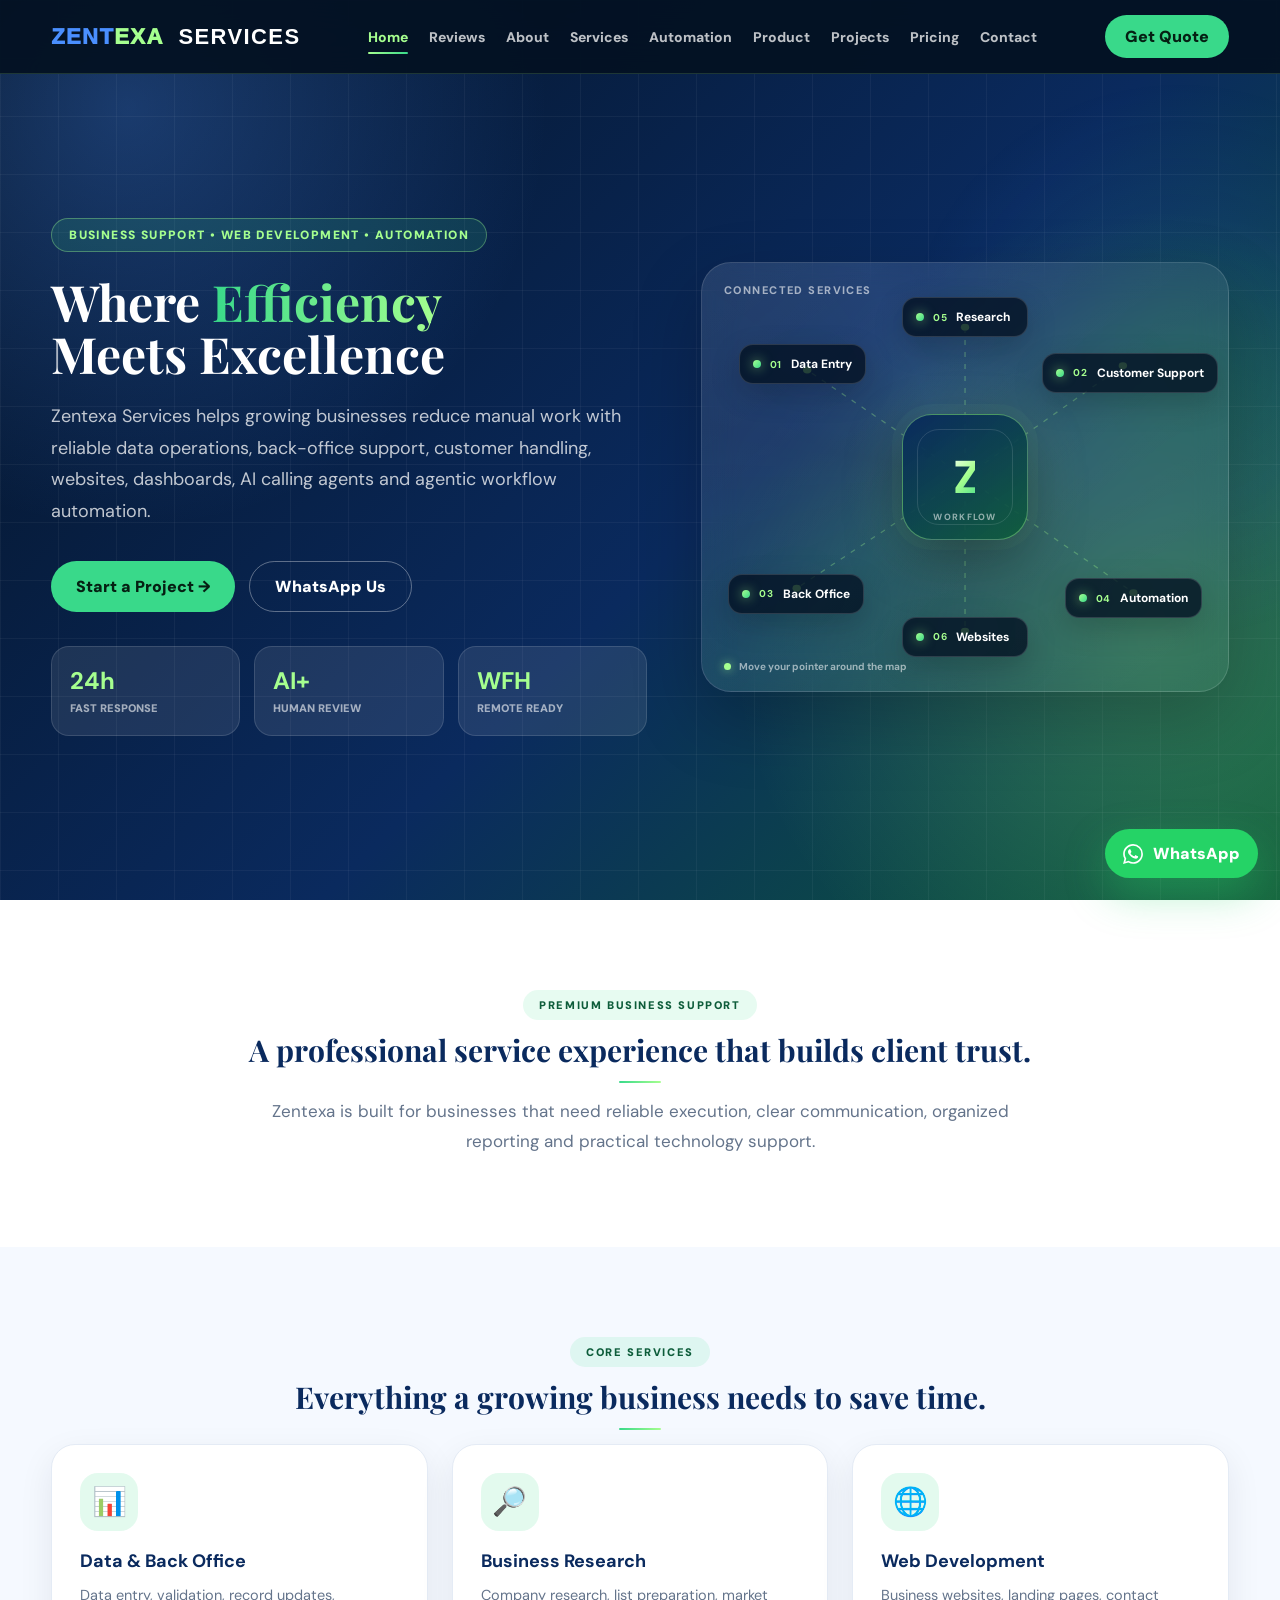
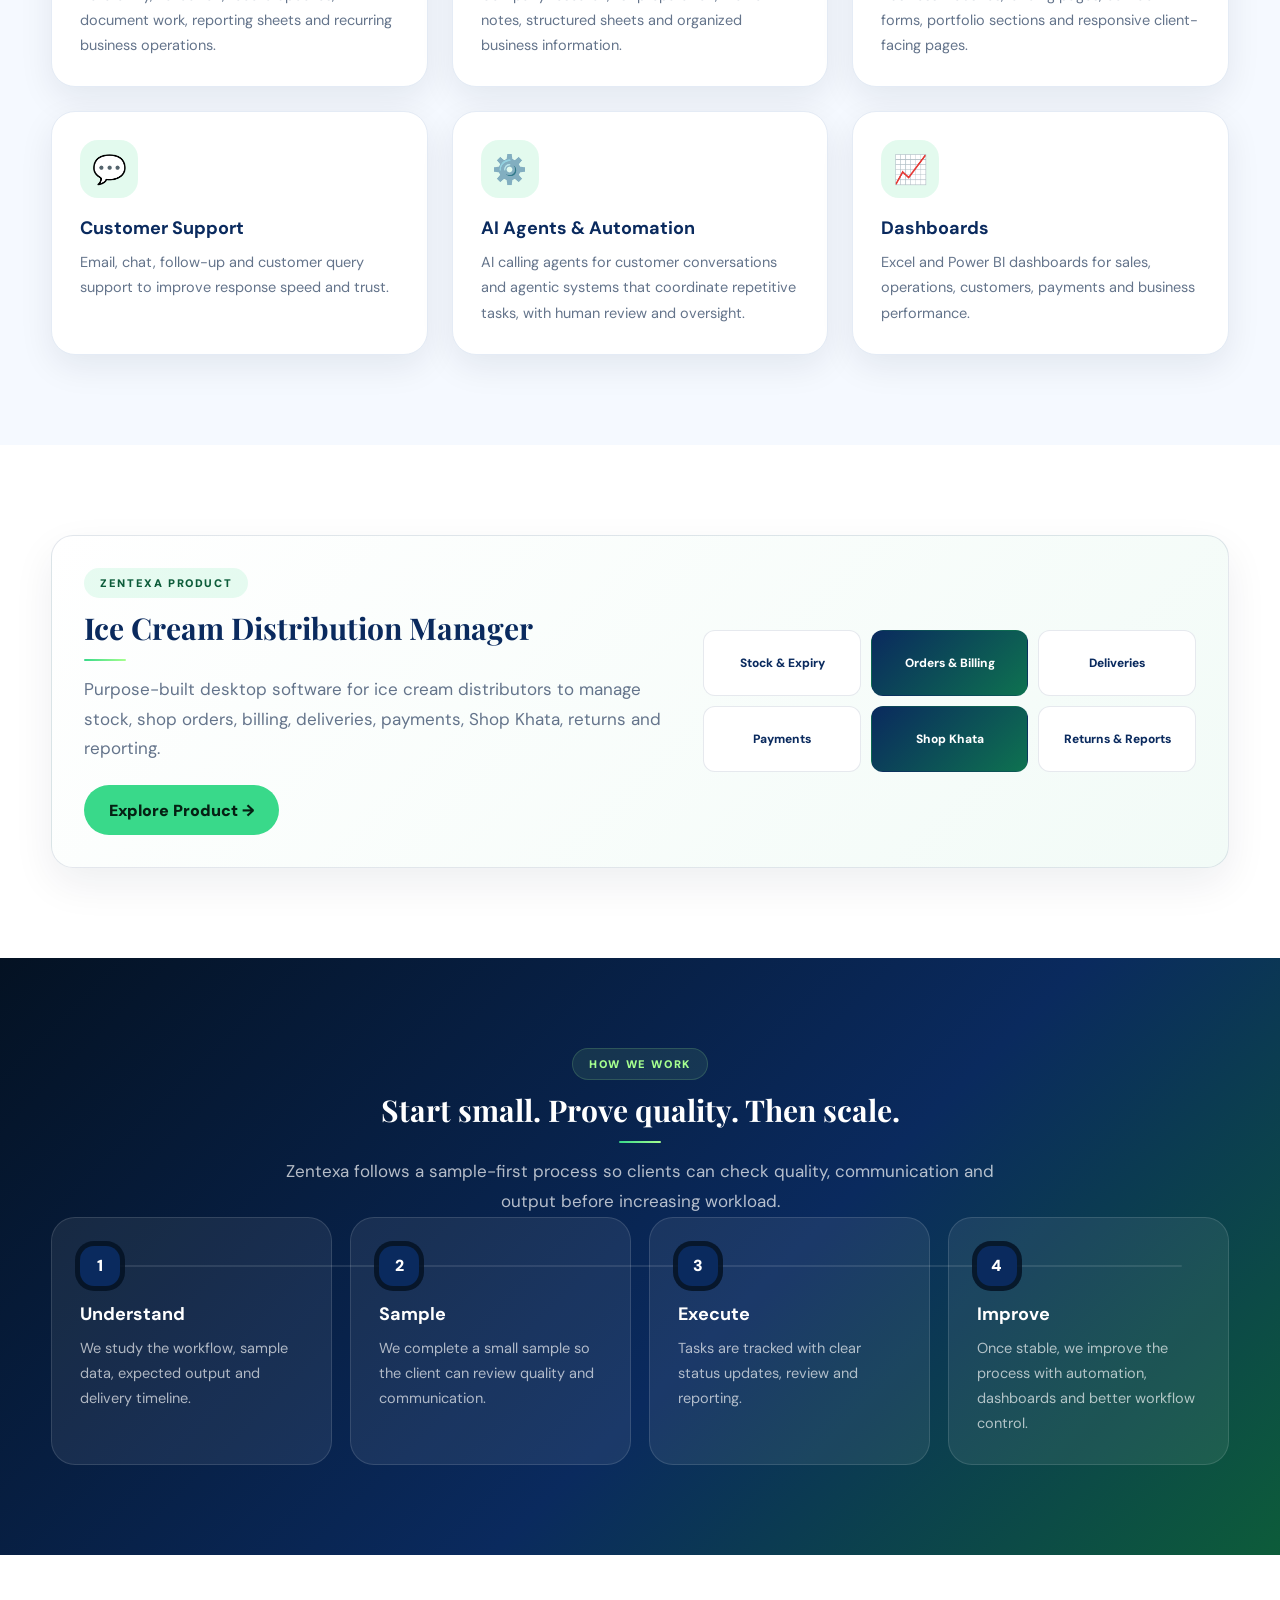
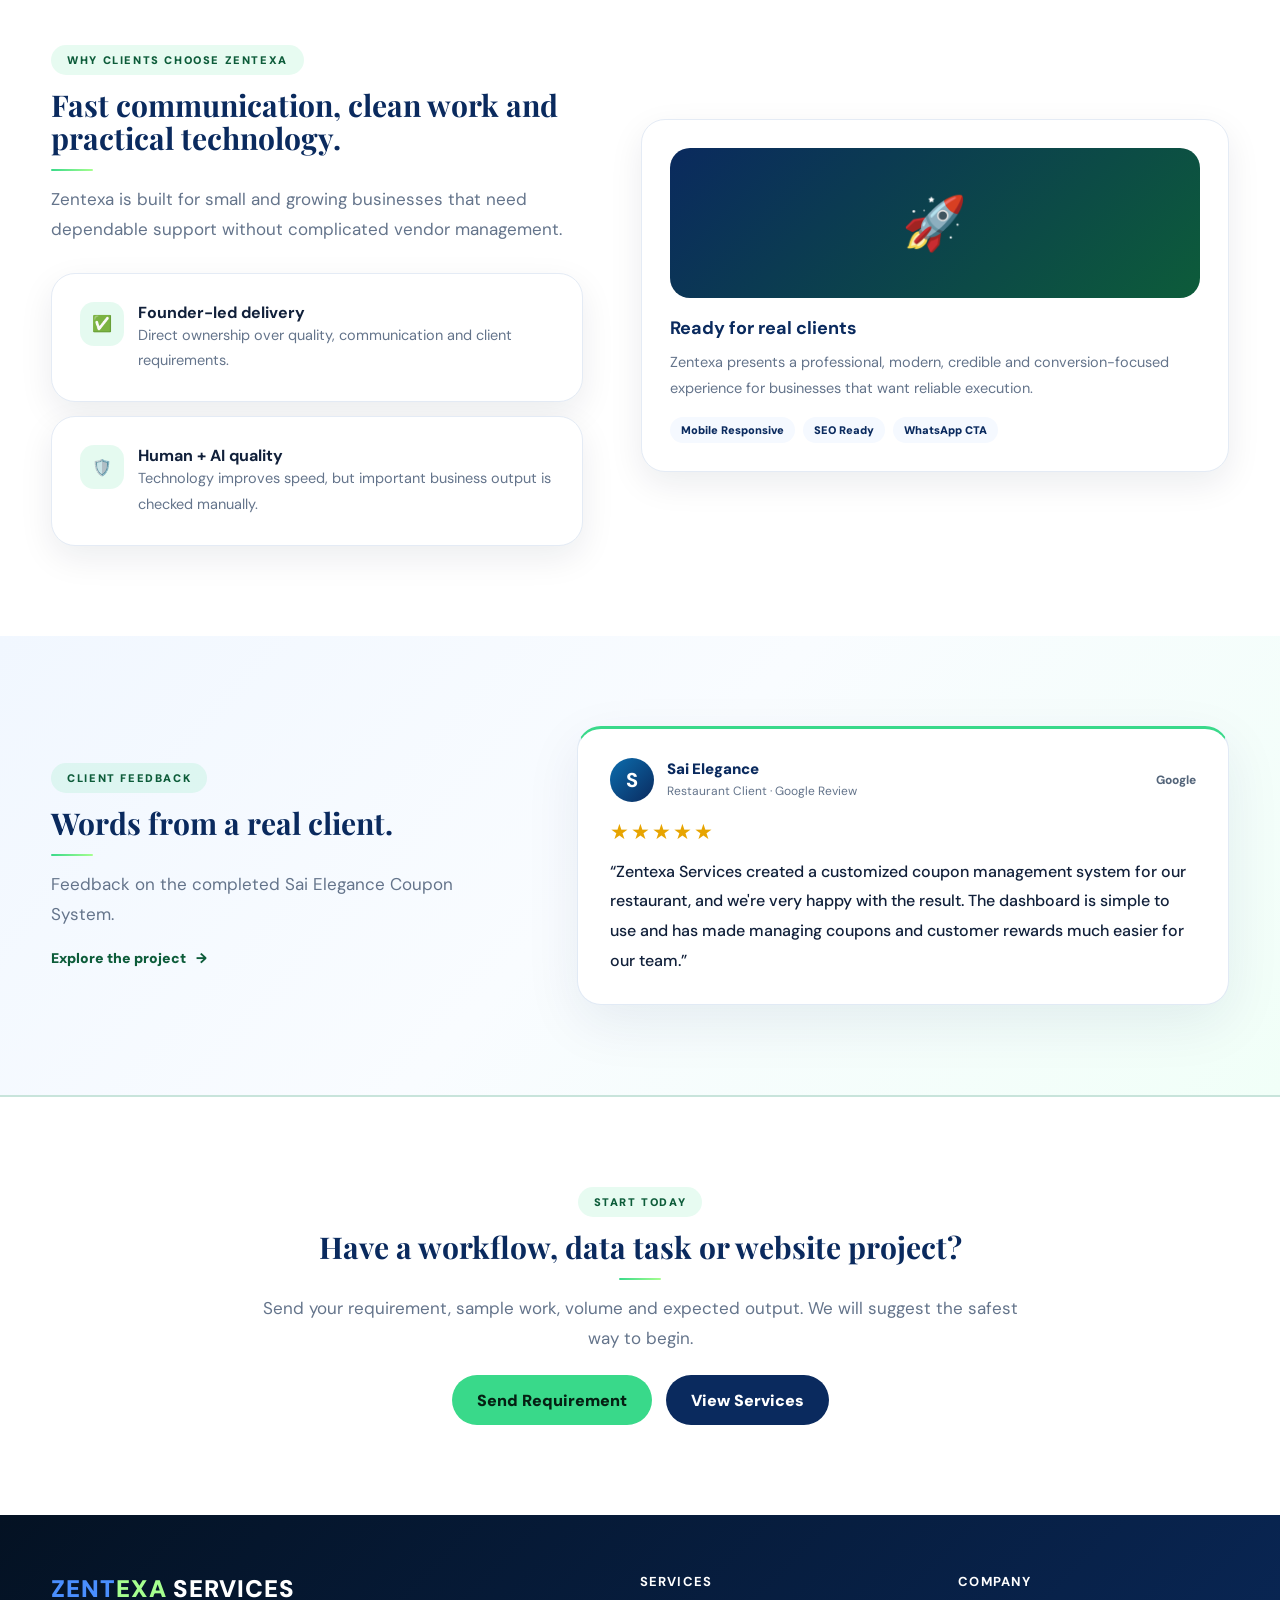
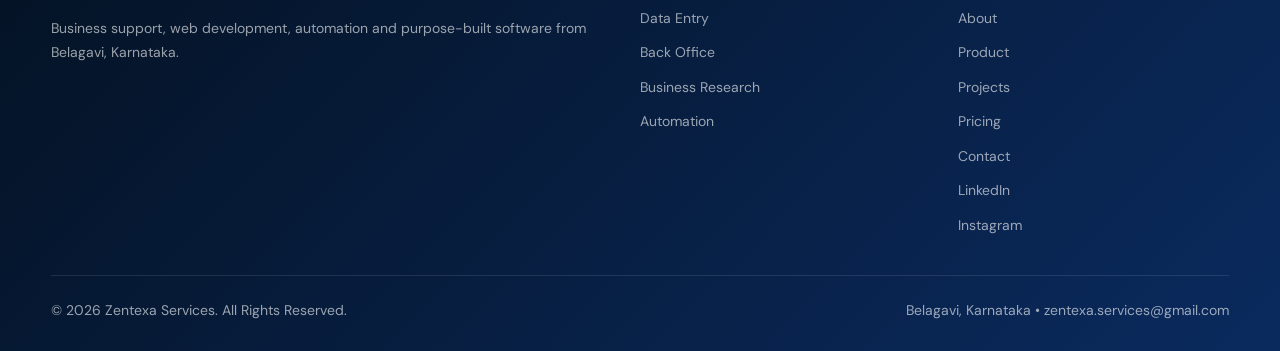
<file: index.html>
<!DOCTYPE html><html lang="en"><head><meta charset="UTF-8"><meta name="viewport" content="width=device-width,initial-scale=1.0"><title>Zentexa Services | Business Support, Web Development & Automation</title><meta name="description" content="Zentexa Services offers BPO support, web development, AI calling agents and agentic systems that help automate repetitive business tasks."><meta name="keywords" content="Zentexa Services, business support Belagavi, data entry, back office support, web development, automation"><meta property="og:title" content="Zentexa Services | Where Efficiency Meets Excellence"><meta property="og:description" content="Reliable business support, web development and automation services for growing businesses."><meta property="og:type" content="website"><meta property="og:url" content="https://zentexaservices.vercel.app/"><link rel="preconnect" href="https://fonts.googleapis.com"><link rel="preconnect" href="https://fonts.gstatic.com" crossorigin><link href="https://fonts.googleapis.com/css2?family=Playfair+Display:wght@700;800&family=DM+Sans:wght@400;500;600;700;800;900&display=swap" rel="stylesheet"><link rel="stylesheet" href="assets/styles.css"><link rel="stylesheet" href="assets/motion.css"><link rel="stylesheet" href="assets/product.css"></head><body class="home-page"><nav class="nav" id="siteNav"><div class="container nav-inner"><a class="brand" href="index.html"><span class="brand-text"><span class="zen">ZENT</span><span class="texa">EXA</span> <span class="svc">SERVICES</span></span></a><ul class="nav-links" id="navLinks"><li><a class="active" href="index.html">Home</a></li><li><a href="index.html#client-feedback">Reviews</a></li><li><a href="about.html">About</a></li><li><a href="our-services.html">Services</a></li><li><a href="automation.html">Automation</a></li><li><a href="product.html">Product</a></li><li><a href="portfolio.html">Projects</a></li><li><a href="pricing.html">Pricing</a></li><li><a href="get-in-touch.html">Contact</a></li></ul><a class="nav-cta" href="get-in-touch.html">Get Quote</a><button class="menu-btn" type="button" aria-controls="navLinks" aria-expanded="false" aria-label="Open menu"><span></span><span></span><span></span></button></div></nav><header class="hero"><div class="container hero-inner hero-grid"><div><div class="badge">Business Support • Web Development • Automation</div><h1>Where <span class="gradient">Efficiency</span><br>Meets Excellence</h1><p>Zentexa Services helps growing businesses reduce manual work with reliable data operations, back-office support, customer handling, websites, dashboards, AI calling agents and agentic workflow automation.</p><div class="btn-row"><a class="btn btn-primary" href="get-in-touch.html">Start a Project →</a><a class="btn btn-outline" href="https://wa.me/919972497914?text=Hi%20Zentexa%20Services%2C%20I%20want%20to%20discuss%20a%20project" target="_blank" rel="noopener">WhatsApp Us</a></div><div class="stats"><div class="stat"><b>24h</b><span>Fast Response</span></div><div class="stat"><b>AI+</b><span>Human Review</span></div><div class="stat"><b>WFH</b><span>Remote Ready</span></div></div></div><div class="workflow-visual reveal" aria-label="Connected Zentexa services visual"><div class="workflow-kicker">Connected services</div><svg class="workflow-lines" viewBox="0 0 100 100" preserveAspectRatio="none" aria-hidden="true"><line x1="50" y1="50" x2="20" y2="25"></line><line x1="50" y1="50" x2="80" y2="24"></line><line x1="50" y1="50" x2="18" y2="76"></line><line x1="50" y1="50" x2="82" y2="77"></line><line x1="50" y1="50" x2="50" y2="15"></line><line x1="50" y1="50" x2="50" y2="86"></line><circle cx="20" cy="25" r=".8"></circle><circle cx="80" cy="24" r=".8"></circle><circle cx="18" cy="76" r=".8"></circle><circle cx="82" cy="77" r=".8"></circle><circle cx="50" cy="15" r=".8"></circle><circle cx="50" cy="86" r=".8"></circle></svg><div class="workflow-hub"><span class="workflow-hub-mark">Z</span><small>workflow</small></div><div class="workflow-node n1"><b>01</b><span>Data Entry</span></div><div class="workflow-node n2"><b>02</b><span>Customer Support</span></div><div class="workflow-node n3"><b>03</b><span>Back Office</span></div><div class="workflow-node n4"><b>04</b><span>Automation</span></div><div class="workflow-node n5"><b>05</b><span>Research</span></div><div class="workflow-node n6"><b>06</b><span>Websites</span></div><div class="workflow-status"><i></i><span>Move your pointer around the map</span></div></div></div></header><section class="section"><div class="container center"><span class="eyebrow">Premium Business Support</span><h2 class="title">A professional service experience that builds client trust.</h2><p class="lead">Zentexa is built for businesses that need reliable execution, clear communication, organized reporting and practical technology support.</p></div></section><section class="section soft"><div class="container"><div class="center"><span class="eyebrow">Core Services</span><h2 class="title">Everything a growing business needs to save time.</h2></div><div class="grid-3"><div class="card reveal"><div class="icon">📊</div><h3>Data & Back Office</h3><p>Data entry, validation, record updates, document work, reporting sheets and recurring business operations.</p></div><div class="card reveal"><div class="icon">🔎</div><h3>Business Research</h3><p>Company research, list preparation, market notes, structured sheets and organized business information.</p></div><div class="card reveal"><div class="icon">🌐</div><h3>Web Development</h3><p>Business websites, landing pages, contact forms, portfolio sections and responsive client-facing pages.</p></div><div class="card reveal"><div class="icon">💬</div><h3>Customer Support</h3><p>Email, chat, follow-up and customer query support to improve response speed and trust.</p></div><div class="card reveal"><div class="icon">⚙️</div><h3>AI Agents &amp; Automation</h3><p>AI calling agents for customer conversations and agentic systems that coordinate repetitive tasks, with human review and oversight.</p></div><div class="card reveal"><div class="icon">📈</div><h3>Dashboards</h3><p>Excel and Power BI dashboards for sales, operations, customers, payments and business performance.</p></div></div></div></section><section class="section product-preview"><div class="container"><div class="product-preview-box reveal"><div><span class="eyebrow">Zentexa Product</span><h2 class="title">Ice Cream Distribution Manager</h2><p class="lead">Purpose-built desktop software for ice cream distributors to manage stock, shop orders, billing, deliveries, payments, Shop Khata, returns and reporting.</p><br><a class="btn btn-primary" href="product.html">Explore Product →</a></div><div class="product-preview-flow" aria-label="Product modules"><span>Stock & Expiry</span><span>Orders & Billing</span><span>Deliveries</span><span>Payments</span><span>Shop Khata</span><span>Returns & Reports</span></div></div></div></section><section class="section dark-section"><div class="container"><div class="center"><span class="eyebrow">How We Work</span><h2 class="title">Start small. Prove quality. Then scale.</h2><p class="lead">Zentexa follows a sample-first process so clients can check quality, communication and output before increasing workload.</p></div><div class="grid-4"><div class="dark-card reveal"><div class="num">1</div><h3>Understand</h3><p>We study the workflow, sample data, expected output and delivery timeline.</p></div><div class="dark-card reveal"><div class="num">2</div><h3>Sample</h3><p>We complete a small sample so the client can review quality and communication.</p></div><div class="dark-card reveal"><div class="num">3</div><h3>Execute</h3><p>Tasks are tracked with clear status updates, review and reporting.</p></div><div class="dark-card reveal"><div class="num">4</div><h3>Improve</h3><p>Once stable, we improve the process with automation, dashboards and better workflow control.</p></div></div></div></section><section class="section"><div class="container split"><div><span class="eyebrow">Why Clients Choose Zentexa</span><h2 class="title">Fast communication, clean work and practical technology.</h2><p class="lead">Zentexa is built for small and growing businesses that need dependable support without complicated vendor management.</p><div class="points"><div class="point reveal"><div class="point-icon">✅</div><div><h4>Founder-led delivery</h4><p>Direct ownership over quality, communication and client requirements.</p></div></div><div class="point reveal"><div class="point-icon">🛡️</div><div><h4>Human + AI quality</h4><p>Technology improves speed, but important business output is checked manually.</p></div></div></div></div><div class="card reveal"><div class="portfolio-head">🚀</div><h3>Ready for real clients</h3><p>Zentexa presents a professional, modern, credible and conversion-focused experience for businesses that want reliable execution.</p><div class="pill-row"><span class="pill">Mobile Responsive</span><span class="pill">SEO Ready</span><span class="pill">WhatsApp CTA</span></div></div></div></section><section class="section client-review-section" id="client-feedback" aria-labelledby="client-feedback-title"><div class="container client-review-grid"><div class="client-review-intro"><span class="eyebrow">Client Feedback</span><h2 class="title" id="client-feedback-title">Words from a real client.</h2><p class="lead">Feedback on the completed Sai Elegance Coupon System.</p><a class="client-review-project-link" href="portfolio.html">Explore the project <span aria-hidden="true">→</span></a></div><div class="client-review-card client-review-card--compact reveal"><div class="client-review-top"><span class="client-review-avatar" aria-hidden="true">S</span><div class="client-review-identity"><strong>Sai Elegance</strong><span>Restaurant Client · Google Review</span></div><span class="client-review-google" aria-label="Google review">Google</span></div><div class="client-review-stars" aria-label="5 out of 5 stars">★★★★★</div><blockquote class="client-review-quote"><p>“Zentexa Services created a customized coupon management system for our restaurant, and we&#39;re very happy with the result. The dashboard is simple to use and has made managing coupons and customer rewards much easier for our team.”</p></blockquote></div></div></section><section class="section soft"><div class="container center"><span class="eyebrow">Start Today</span><h2 class="title">Have a workflow, data task or website project?</h2><p class="lead">Send your requirement, sample work, volume and expected output. We will suggest the safest way to begin.</p><br><div class="btn-row" style="justify-content:center"><a class="btn btn-primary" href="get-in-touch.html">Send Requirement</a><a class="btn btn-dark" href="our-services.html">View Services</a></div></div></section><footer class="footer"><div class="container"><div class="footer-grid"><div><div class="logo"><span class="zen">ZENT</span><span class="texa">EXA</span> SERVICES</div><p>Business support, web development, automation and purpose-built software from Belagavi, Karnataka.</p></div><div><h4>SERVICES</h4><ul><li><a href="our-services.html">Data Entry</a></li><li><a href="our-services.html">Back Office</a></li><li><a href="our-services.html">Business Research</a></li><li><a href="automation.html">Automation</a></li></ul></div><div><h4>COMPANY</h4><ul><li><a href="about.html">About</a></li><li><a href="product.html">Product</a></li><li><a href="portfolio.html">Projects</a></li><li><a href="pricing.html">Pricing</a></li><li><a href="get-in-touch.html">Contact</a></li><li><a href="https://linkedin.com/company/zentexa-services" target="_blank" rel="noopener">LinkedIn</a></li><li><a href="https://www.instagram.com/zentexa.services?igsh=MWppNGJyMnM0Y2l2eA==" target="_blank" rel="noopener">Instagram</a></li></ul></div></div><div class="footer-bottom"><p>© 2026 Zentexa Services. All Rights Reserved.</p><p>Belagavi, Karnataka • zentexa.services@gmail.com</p></div></div></footer><a class="wa-float" href="https://wa.me/919972497914?text=Hi%20Zentexa%20Services%2C%20I%20want%20to%20discuss%20a%20project" target="_blank" rel="noopener" aria-label="Chat with Zentexa Services on WhatsApp"><svg class="wa-icon" viewBox="0 0 24 24" xmlns="http://www.w3.org/2000/svg" aria-hidden="true" focusable="false"><path fill="currentColor" d="M17.472 14.382c-.297-.149-1.758-.867-2.03-.967-.273-.099-.471-.148-.67.15-.197.297-.767.966-.94 1.164-.173.199-.347.223-.644.075-.297-.15-1.255-.463-2.39-1.475-.883-.788-1.48-1.761-1.653-2.059-.173-.297-.018-.458.13-.606.134-.133.298-.347.446-.52.149-.174.198-.298.298-.497.099-.198.05-.371-.025-.52-.075-.149-.669-1.612-.916-2.207-.242-.579-.487-.5-.669-.51-.173-.008-.371-.01-.57-.01-.198 0-.52.074-.792.372-.272.297-1.04 1.016-1.04 2.479 0 1.462 1.065 2.875 1.213 3.074.149.198 2.096 3.2 5.077 4.487.709.306 1.262.489 1.694.625.712.227 1.36.195 1.871.118.571-.085 1.758-.719 2.006-1.413.248-.694.248-1.289.173-1.413-.074-.124-.272-.198-.57-.347m-5.421 7.403h-.004a9.87 9.87 0 01-5.031-1.378l-.361-.214-3.741.982.998-3.648-.235-.374a9.86 9.86 0 01-1.51-5.26c.001-5.45 4.436-9.884 9.888-9.884 2.64 0 5.122 1.03 6.988 2.898a9.825 9.825 0 012.893 6.994c-.003 5.45-4.437 9.884-9.885 9.884m8.413-18.297A11.815 11.815 0 0012.05 0C5.495 0 .16 5.335.157 11.892c0 2.096.547 4.142 1.588 5.945L.057 24l6.305-1.654a11.882 11.882 0 005.683 1.448h.005c6.554 0 11.89-5.335 11.893-11.893a11.821 11.821 0 00-3.48-8.413Z"/></svg> <span class="wa-text">WhatsApp</span></a><script src="assets/script.js"></script></body></html>
</file>
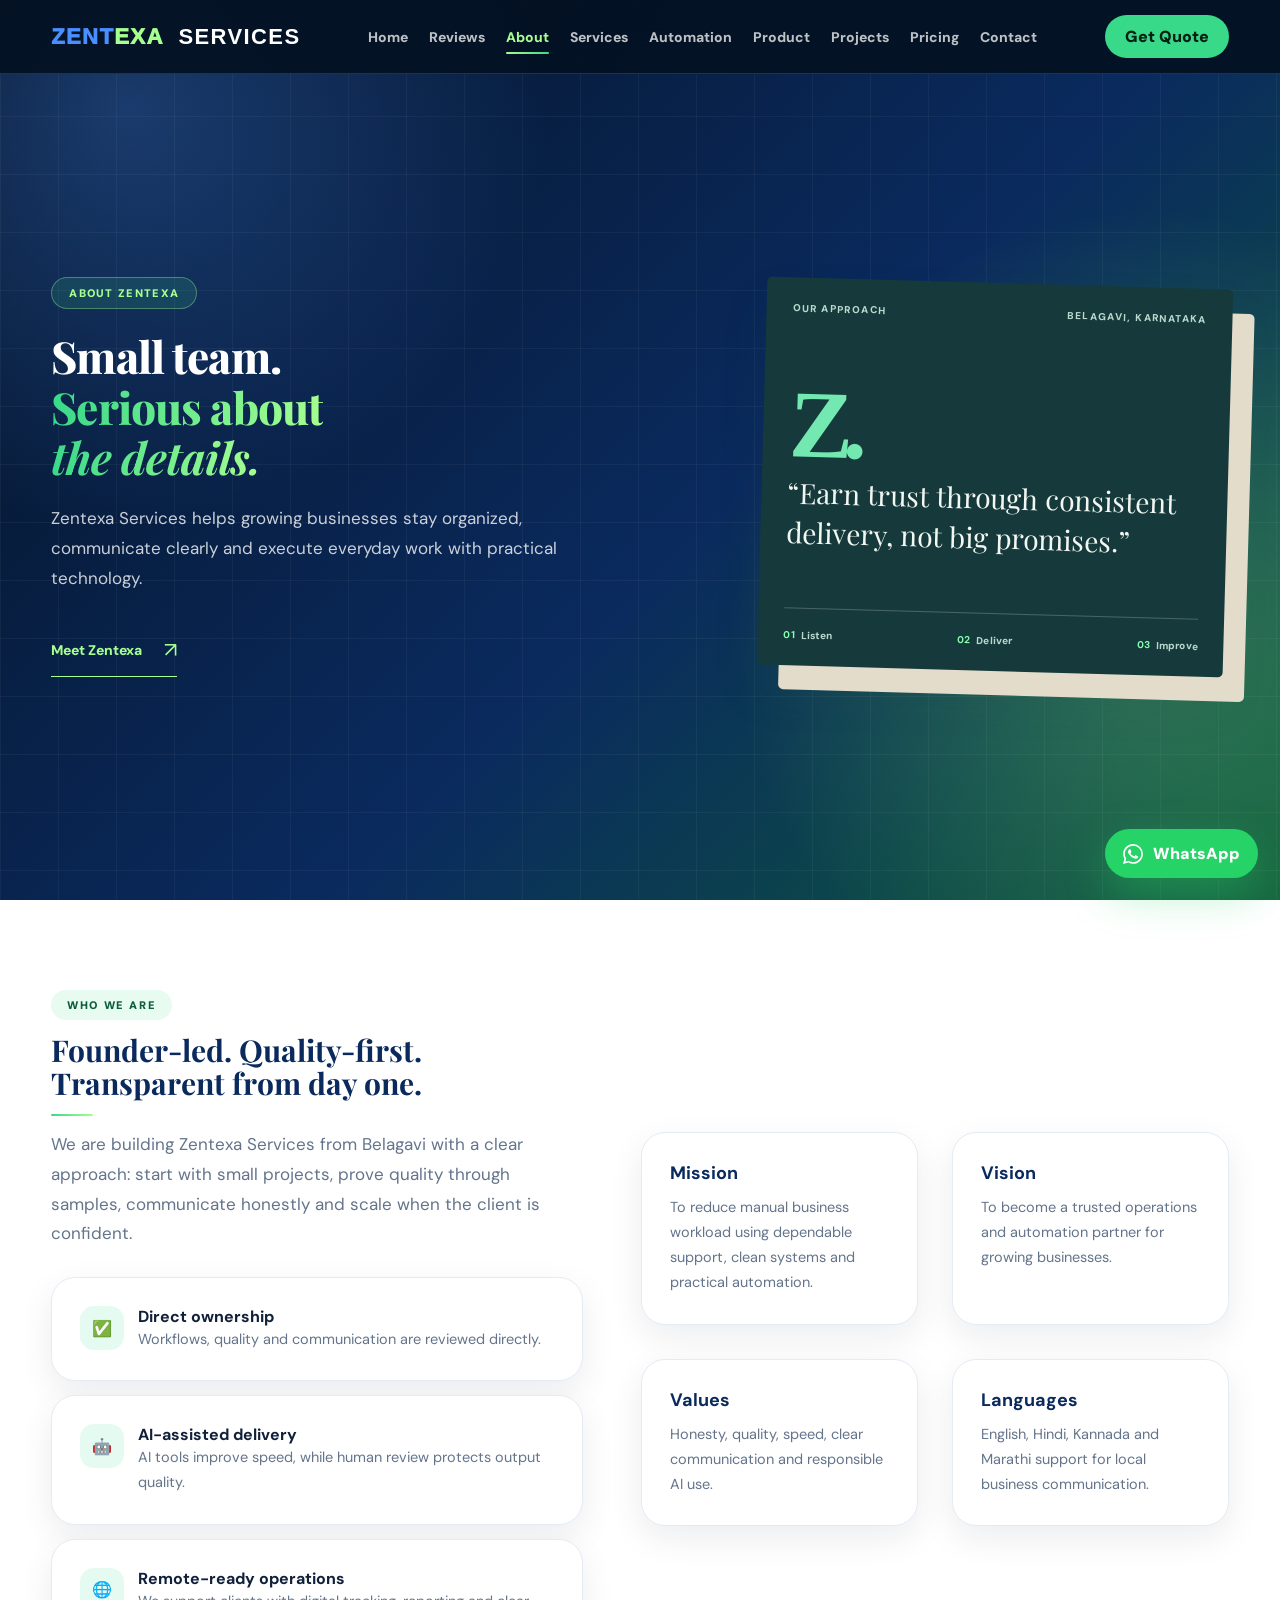
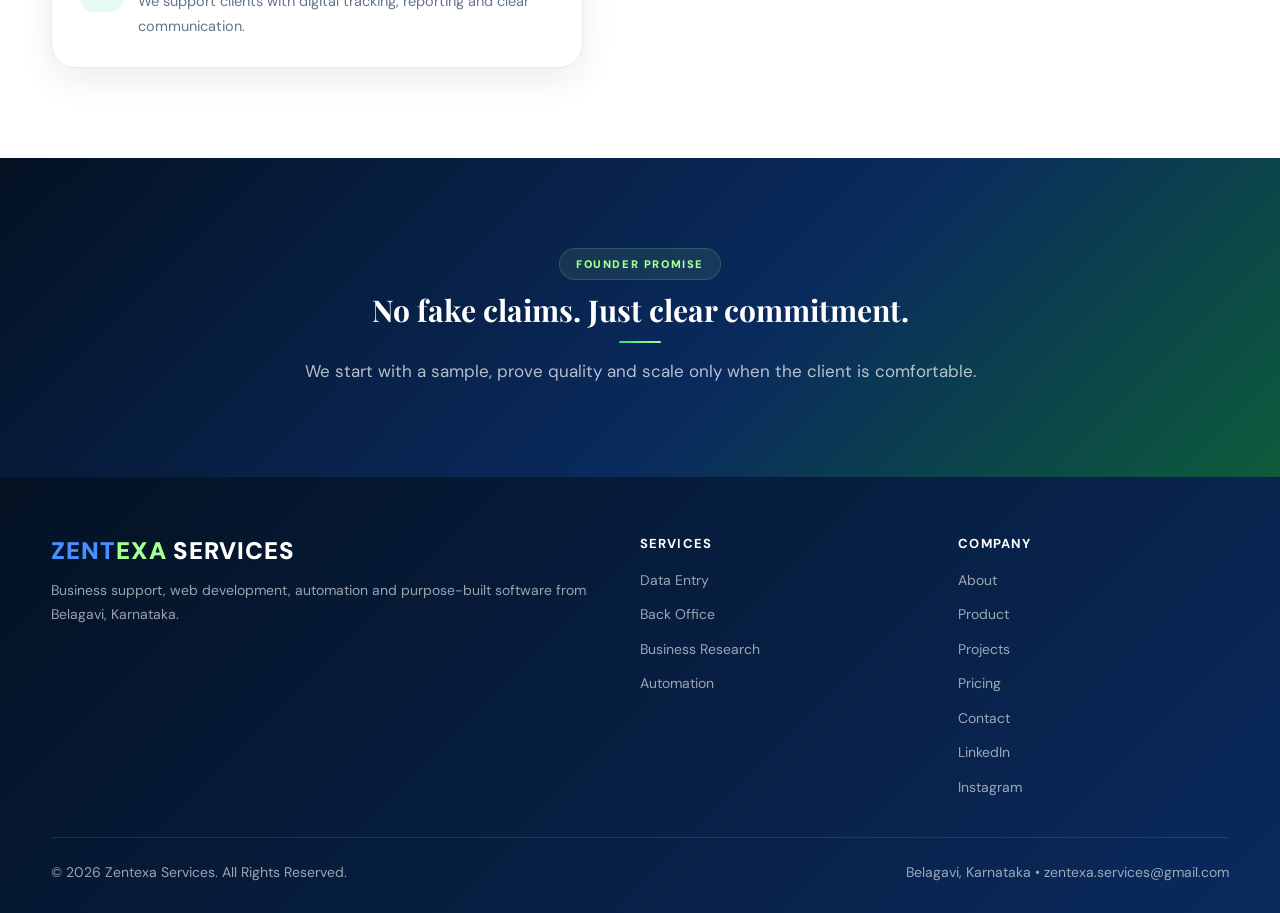
<file: about.html>
<!DOCTYPE html><html lang="en"><head><meta charset="UTF-8"><meta name="viewport" content="width=device-width,initial-scale=1.0"><title>About Zentexa Services | BPO & AI Automation Company</title><meta name="description" content="Learn about Zentexa Services, a Belagavi-based business support, web development and AI automation company focused on quality-first delivery."><meta property="og:title" content="About Zentexa Services"><meta property="og:description" content="Founder-led business support, web development and AI automation services."><link rel="preconnect" href="https://fonts.googleapis.com"><link rel="preconnect" href="https://fonts.gstatic.com" crossorigin><link href="https://fonts.googleapis.com/css2?family=Playfair+Display:wght@700;800&family=DM+Sans:wght@400;500;600;700;800;900&display=swap" rel="stylesheet"><link rel="stylesheet" href="assets/styles.css"></head><body><nav class="nav" id="siteNav"><div class="container nav-inner"><a class="brand" href="index.html"><span class="brand-text"><span class="zen">ZENT</span><span class="texa">EXA</span> <span class="svc">SERVICES</span></span></a><ul class="nav-links" id="navLinks"><li><a href="index.html">Home</a></li><li><a href="index.html#client-feedback">Reviews</a></li><li><a class="active" href="about.html">About</a></li><li><a href="our-services.html">Services</a></li><li><a href="automation.html">Automation</a></li><li><a href="product.html">Product</a></li><li><a href="portfolio.html">Projects</a></li><li><a href="pricing.html">Pricing</a></li><li><a href="get-in-touch.html">Contact</a></li></ul><a class="nav-cta" href="get-in-touch.html">Get Quote</a><button class="menu-btn" type="button" aria-controls="navLinks" aria-expanded="false" aria-label="Open menu"><span></span><span></span><span></span></button></div></nav><header class="page-hero signature-hero story-hero">
  <div class="container signature-inner story-layout">
    <div class="story-copy">
      <div class="badge">About Zentexa</div>
      <h1>Small team.<br><span class="gradient">Serious about</span><br><i class="gradient">the details.</i></h1>
      <p>Zentexa Services helps growing businesses stay organized, communicate clearly and execute everyday work with practical technology.</p>
      <a class="signature-text-link" href="#story-content">Meet Zentexa <span aria-hidden="true">↗</span></a>
    </div>
    <div class="story-manifesto" aria-label="The way Zentexa works">
      <div class="story-manifesto-head"><span>OUR APPROACH</span><span>BELAGAVI, KARNATAKA</span></div>
      <div class="story-manifesto-body"><div class="story-monogram" aria-hidden="true">Z.</div>
      <p>“Earn trust through consistent delivery, not big promises.”</p></div>
      <div class="story-manifesto-footer"><span><b>01</b> Listen</span><span><b>02</b> Deliver</span><span><b>03</b> Improve</span></div>
    </div>
  </div>
</header><section class="section" id="story-content"><div class="container split"><div><span class="eyebrow">Who We Are</span><h2 class="title">Founder-led. Quality-first. Transparent from day one.</h2><p class="lead">We are building Zentexa Services from Belagavi with a clear approach: start with small projects, prove quality through samples, communicate honestly and scale when the client is confident.</p><div class="points"><div class="point reveal"><div class="point-icon">✅</div><div><h4>Direct ownership</h4><p>Workflows, quality and communication are reviewed directly.</p></div></div><div class="point reveal"><div class="point-icon">🤖</div><div><h4>AI-assisted delivery</h4><p>AI tools improve speed, while human review protects output quality.</p></div></div><div class="point reveal"><div class="point-icon">🌐</div><div><h4>Remote-ready operations</h4><p>We support clients with digital tracking, reporting and clear communication.</p></div></div></div></div><div class="grid-2"><div class="card reveal"><h3>Mission</h3><p>To reduce manual business workload using dependable support, clean systems and practical automation.</p></div><div class="card reveal"><h3>Vision</h3><p>To become a trusted operations and automation partner for growing businesses.</p></div><div class="card reveal"><h3>Values</h3><p>Honesty, quality, speed, clear communication and responsible AI use.</p></div><div class="card reveal"><h3>Languages</h3><p>English, Hindi, Kannada and Marathi support for local business communication.</p></div></div></div></section><section class="section dark-section"><div class="container center"><span class="eyebrow">Founder Promise</span><h2 class="title">No fake claims. Just clear commitment.</h2><p class="lead">We start with a sample, prove quality and scale only when the client is comfortable.</p></div></section><footer class="footer"><div class="container"><div class="footer-grid"><div><div class="logo"><span class="zen">ZENT</span><span class="texa">EXA</span> SERVICES</div><p>Business support, web development, automation and purpose-built software from Belagavi, Karnataka.</p></div><div><h4>SERVICES</h4><ul><li><a href="our-services.html">Data Entry</a></li><li><a href="our-services.html">Back Office</a></li><li><a href="our-services.html">Business Research</a></li><li><a href="automation.html">Automation</a></li></ul></div><div><h4>COMPANY</h4><ul><li><a href="about.html">About</a></li><li><a href="product.html">Product</a></li><li><a href="portfolio.html">Projects</a></li><li><a href="pricing.html">Pricing</a></li><li><a href="get-in-touch.html">Contact</a></li><li><a href="https://linkedin.com/company/zentexa-services" target="_blank" rel="noopener">LinkedIn</a></li><li><a href="https://www.instagram.com/zentexa.services?igsh=MWppNGJyMnM0Y2l2eA==" target="_blank" rel="noopener">Instagram</a></li></ul></div></div><div class="footer-bottom"><p>© 2026 Zentexa Services. All Rights Reserved.</p><p>Belagavi, Karnataka • zentexa.services@gmail.com</p></div></div></footer><a class="wa-float" href="https://wa.me/919972497914?text=Hi%20Zentexa%20Services%2C%20I%20want%20to%20discuss%20a%20project" target="_blank" rel="noopener" aria-label="Chat with Zentexa Services on WhatsApp"><svg class="wa-icon" viewBox="0 0 24 24" xmlns="http://www.w3.org/2000/svg" aria-hidden="true" focusable="false"><path fill="currentColor" d="M17.472 14.382c-.297-.149-1.758-.867-2.03-.967-.273-.099-.471-.148-.67.15-.197.297-.767.966-.94 1.164-.173.199-.347.223-.644.075-.297-.15-1.255-.463-2.39-1.475-.883-.788-1.48-1.761-1.653-2.059-.173-.297-.018-.458.13-.606.134-.133.298-.347.446-.52.149-.174.198-.298.298-.497.099-.198.05-.371-.025-.52-.075-.149-.669-1.612-.916-2.207-.242-.579-.487-.5-.669-.51-.173-.008-.371-.01-.57-.01-.198 0-.52.074-.792.372-.272.297-1.04 1.016-1.04 2.479 0 1.462 1.065 2.875 1.213 3.074.149.198 2.096 3.2 5.077 4.487.709.306 1.262.489 1.694.625.712.227 1.36.195 1.871.118.571-.085 1.758-.719 2.006-1.413.248-.694.248-1.289.173-1.413-.074-.124-.272-.198-.57-.347m-5.421 7.403h-.004a9.87 9.87 0 01-5.031-1.378l-.361-.214-3.741.982.998-3.648-.235-.374a9.86 9.86 0 01-1.51-5.26c.001-5.45 4.436-9.884 9.888-9.884 2.64 0 5.122 1.03 6.988 2.898a9.825 9.825 0 012.893 6.994c-.003 5.45-4.437 9.884-9.885 9.884m8.413-18.297A11.815 11.815 0 0012.05 0C5.495 0 .16 5.335.157 11.892c0 2.096.547 4.142 1.588 5.945L.057 24l6.305-1.654a11.882 11.882 0 005.683 1.448h.005c6.554 0 11.89-5.335 11.893-11.893a11.821 11.821 0 00-3.48-8.413Z"/></svg> <span class="wa-text">WhatsApp</span></a><script src="assets/script.js"></script></body></html>
</file>
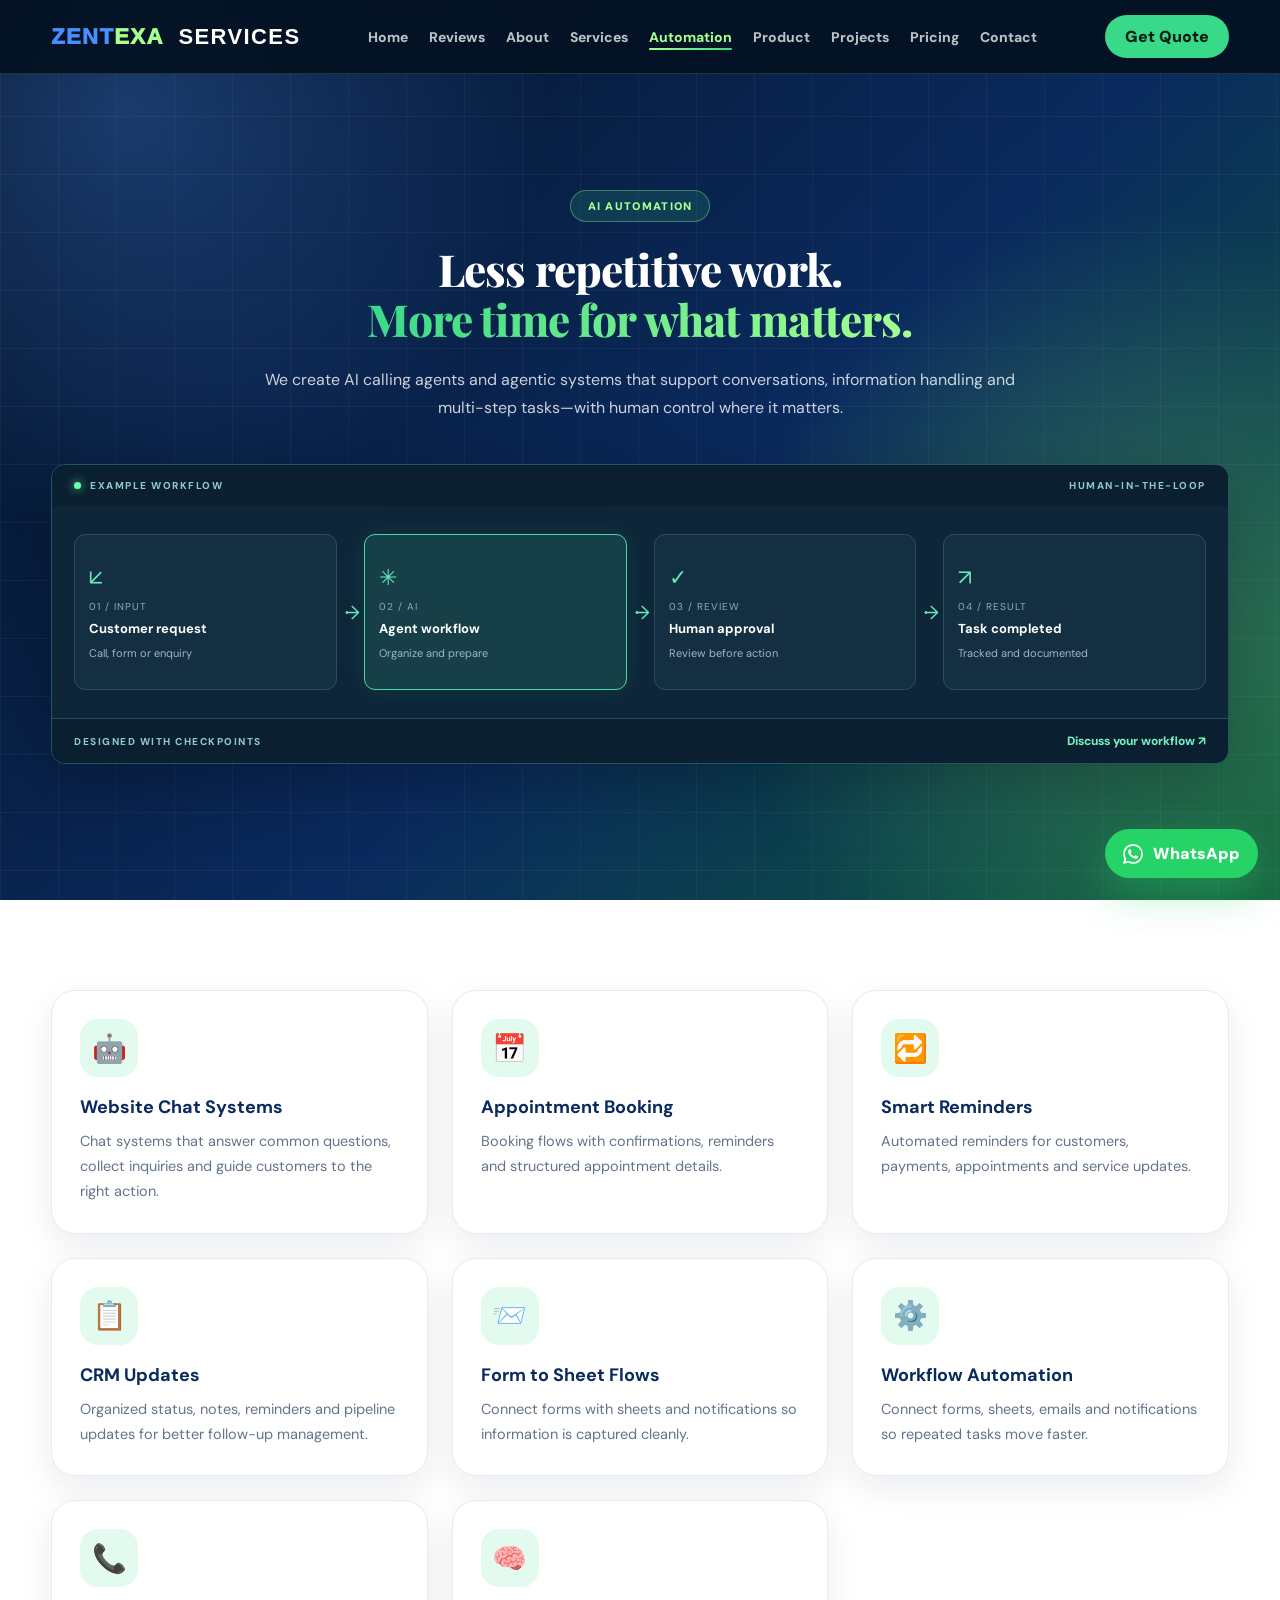
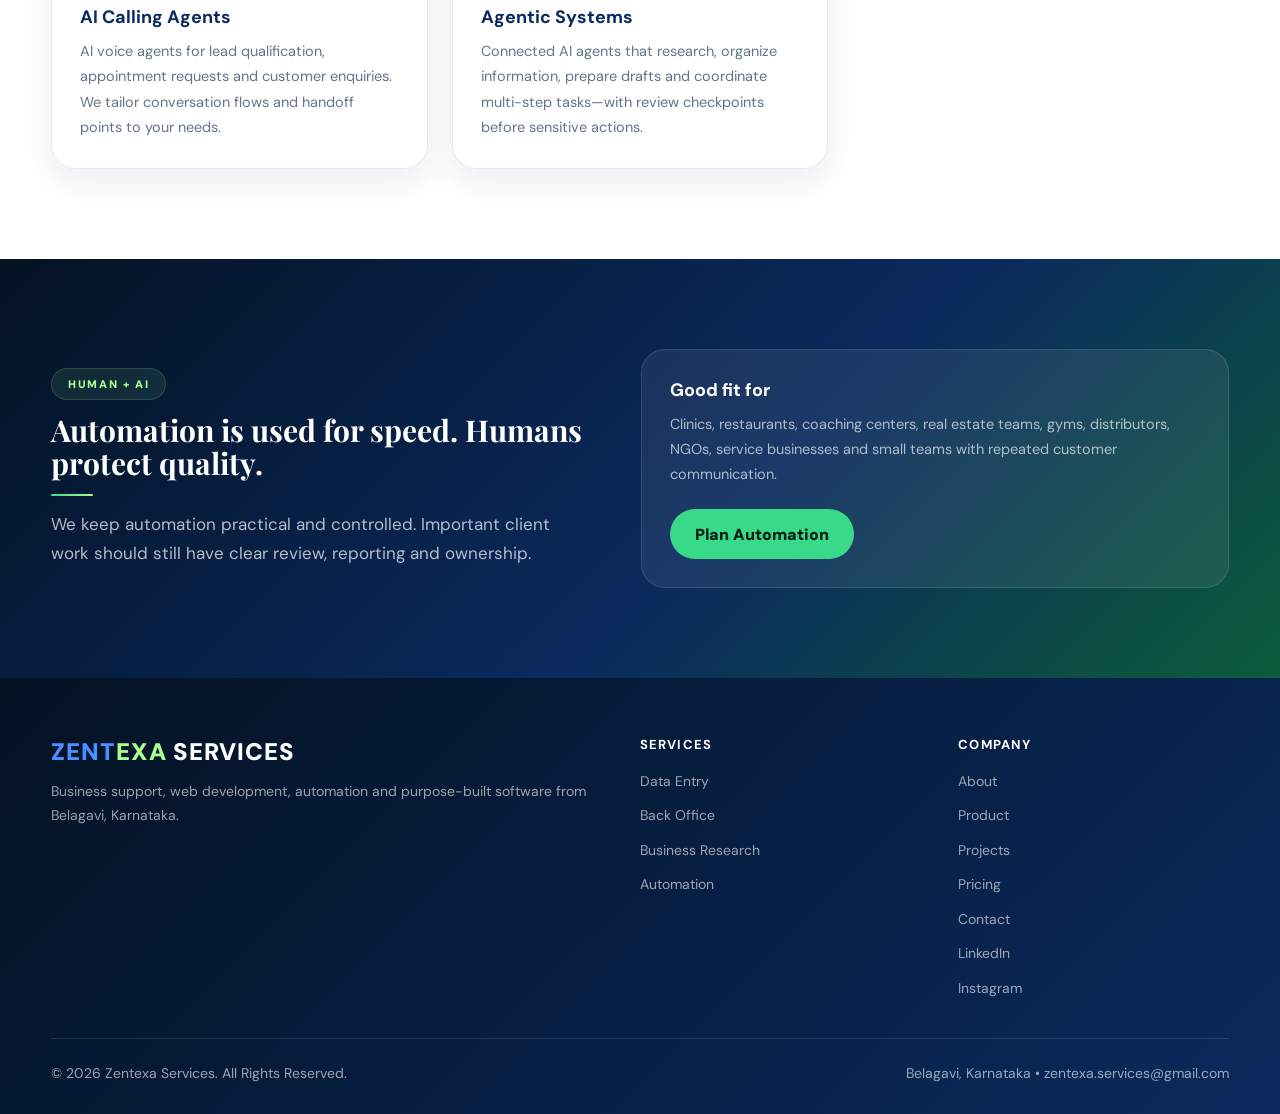
<file: automation.html>
<!DOCTYPE html><html lang="en"><head><meta charset="UTF-8"><meta name="viewport" content="width=device-width,initial-scale=1.0"><title>Automation | Zentexa Services</title><meta name="description" content="Zentexa creates AI calling agents and agentic systems for task automation, lead qualification, customer conversations, workflows and human-reviewed operations."><link rel="preconnect" href="https://fonts.googleapis.com"><link rel="preconnect" href="https://fonts.gstatic.com" crossorigin><link href="https://fonts.googleapis.com/css2?family=Playfair+Display:wght@700;800&family=DM+Sans:wght@400;500;600;700;800;900&display=swap" rel="stylesheet"><link rel="stylesheet" href="assets/styles.css"></head><body><nav class="nav" id="siteNav"><div class="container nav-inner"><a class="brand" href="index.html"><span class="brand-text"><span class="zen">ZENT</span><span class="texa">EXA</span> <span class="svc">SERVICES</span></span></a><ul class="nav-links" id="navLinks"><li><a href="index.html">Home</a></li><li><a href="index.html#client-feedback">Reviews</a></li><li><a href="about.html">About</a></li><li><a href="our-services.html">Services</a></li><li><a class="active" href="automation.html">Automation</a></li><li><a href="product.html">Product</a></li><li><a href="portfolio.html">Projects</a></li><li><a href="pricing.html">Pricing</a></li><li><a href="get-in-touch.html">Contact</a></li></ul><a class="nav-cta" href="get-in-touch.html">Get Quote</a><button class="menu-btn" type="button" aria-controls="navLinks" aria-expanded="false" aria-label="Open menu"><span></span><span></span><span></span></button></div></nav><header class="page-hero signature-hero automation-hero">
  <div class="container signature-inner automation-layout">
    <div class="automation-heading">
      <div class="badge">AI Automation</div>
      <h1>Less repetitive work.<br><span class="gradient">More time for what matters.</span></h1>
      <p>We create AI calling agents and agentic systems that support conversations, information handling and multi-step tasks—with human control where it matters.</p>
    </div>
    <div class="automation-flow" role="group" aria-label="Example AI-assisted workflow from customer request to reviewed output">
      <div class="automation-flow-header"><span><i class="automation-led"></i> EXAMPLE WORKFLOW</span><span>HUMAN-IN-THE-LOOP</span></div>
      <div class="automation-flow-main">
        <div class="automation-flow-step"><span class="automation-step-icon" aria-hidden="true">↙</span><small>01 / INPUT</small><strong>Customer request</strong><span>Call, form or enquiry</span></div>
        <span class="automation-connector" aria-hidden="true">···→</span>
        <div class="automation-flow-step automation-flow-primary"><span class="automation-step-icon" aria-hidden="true">✳</span><small>02 / AI</small><strong>Agent workflow</strong><span>Organize and prepare</span></div>
        <span class="automation-connector" aria-hidden="true">···→</span>
        <div class="automation-flow-step"><span class="automation-step-icon" aria-hidden="true">✓</span><small>03 / REVIEW</small><strong>Human approval</strong><span>Review before action</span></div>
        <span class="automation-connector" aria-hidden="true">···→</span>
        <div class="automation-flow-step"><span class="automation-step-icon" aria-hidden="true">↗</span><small>04 / RESULT</small><strong>Task completed</strong><span>Tracked and documented</span></div>
      </div>
      <div class="automation-flow-footer"><span>DESIGNED WITH CHECKPOINTS</span><a href="get-in-touch.html">Discuss your workflow ↗</a></div>
    </div>
  </div>
</header><section class="section"><div class="container"><div class="grid-3"><div class="card reveal"><div class="icon">🤖</div><h3>Website Chat Systems</h3><p>Chat systems that answer common questions, collect inquiries and guide customers to the right action.</p></div><div class="card reveal"><div class="icon">📅</div><h3>Appointment Booking</h3><p>Booking flows with confirmations, reminders and structured appointment details.</p></div><div class="card reveal"><div class="icon">🔁</div><h3>Smart Reminders</h3><p>Automated reminders for customers, payments, appointments and service updates.</p></div><div class="card reveal"><div class="icon">📋</div><h3>CRM Updates</h3><p>Organized status, notes, reminders and pipeline updates for better follow-up management.</p></div><div class="card reveal"><div class="icon">📨</div><h3>Form to Sheet Flows</h3><p>Connect forms with sheets and notifications so information is captured cleanly.</p></div><div class="card reveal"><div class="icon">⚙️</div><h3>Workflow Automation</h3><p>Connect forms, sheets, emails and notifications so repeated tasks move faster.</p></div><div class="card reveal"><div class="icon">📞</div><h3>AI Calling Agents</h3><p>AI voice agents for lead qualification, appointment requests and customer enquiries. We tailor conversation flows and handoff points to your needs.</p></div><div class="card reveal"><div class="icon">🧠</div><h3>Agentic Systems</h3><p>Connected AI agents that research, organize information, prepare drafts and coordinate multi-step tasks—with review checkpoints before sensitive actions.</p></div></div></div></section><section class="section dark-section"><div class="container split"><div><span class="eyebrow">Human + AI</span><h2 class="title">Automation is used for speed. Humans protect quality.</h2><p class="lead">We keep automation practical and controlled. Important client work should still have clear review, reporting and ownership.</p></div><div class="dark-card reveal"><h3>Good fit for</h3><p>Clinics, restaurants, coaching centers, real estate teams, gyms, distributors, NGOs, service businesses and small teams with repeated customer communication.</p><br><a class="btn btn-primary" href="get-in-touch.html">Plan Automation</a></div></div></section><footer class="footer"><div class="container"><div class="footer-grid"><div><div class="logo"><span class="zen">ZENT</span><span class="texa">EXA</span> SERVICES</div><p>Business support, web development, automation and purpose-built software from Belagavi, Karnataka.</p></div><div><h4>SERVICES</h4><ul><li><a href="our-services.html">Data Entry</a></li><li><a href="our-services.html">Back Office</a></li><li><a href="our-services.html">Business Research</a></li><li><a href="automation.html">Automation</a></li></ul></div><div><h4>COMPANY</h4><ul><li><a href="about.html">About</a></li><li><a href="product.html">Product</a></li><li><a href="portfolio.html">Projects</a></li><li><a href="pricing.html">Pricing</a></li><li><a href="get-in-touch.html">Contact</a></li><li><a href="https://linkedin.com/company/zentexa-services" target="_blank" rel="noopener">LinkedIn</a></li><li><a href="https://www.instagram.com/zentexa.services?igsh=MWppNGJyMnM0Y2l2eA==" target="_blank" rel="noopener">Instagram</a></li></ul></div></div><div class="footer-bottom"><p>© 2026 Zentexa Services. All Rights Reserved.</p><p>Belagavi, Karnataka • zentexa.services@gmail.com</p></div></div></footer><a class="wa-float" href="https://wa.me/919972497914?text=Hi%20Zentexa%20Services%2C%20I%20want%20to%20discuss%20automation" target="_blank" rel="noopener" aria-label="Chat with Zentexa Services on WhatsApp"><svg class="wa-icon" viewBox="0 0 24 24" xmlns="http://www.w3.org/2000/svg" aria-hidden="true" focusable="false"><path fill="currentColor" d="M17.472 14.382c-.297-.149-1.758-.867-2.03-.967-.273-.099-.471-.148-.67.15-.197.297-.767.966-.94 1.164-.173.199-.347.223-.644.075-.297-.15-1.255-.463-2.39-1.475-.883-.788-1.48-1.761-1.653-2.059-.173-.297-.018-.458.13-.606.134-.133.298-.347.446-.52.149-.174.198-.298.298-.497.099-.198.05-.371-.025-.52-.075-.149-.669-1.612-.916-2.207-.242-.579-.487-.5-.669-.51-.173-.008-.371-.01-.57-.01-.198 0-.52.074-.792.372-.272.297-1.04 1.016-1.04 2.479 0 1.462 1.065 2.875 1.213 3.074.149.198 2.096 3.2 5.077 4.487.709.306 1.262.489 1.694.625.712.227 1.36.195 1.871.118.571-.085 1.758-.719 2.006-1.413.248-.694.248-1.289.173-1.413-.074-.124-.272-.198-.57-.347m-5.421 7.403h-.004a9.87 9.87 0 01-5.031-1.378l-.361-.214-3.741.982.998-3.648-.235-.374a9.86 9.86 0 01-1.51-5.26c.001-5.45 4.436-9.884 9.888-9.884 2.64 0 5.122 1.03 6.988 2.898a9.825 9.825 0 012.893 6.994c-.003 5.45-4.437 9.884-9.885 9.884m8.413-18.297A11.815 11.815 0 0012.05 0C5.495 0 .16 5.335.157 11.892c0 2.096.547 4.142 1.588 5.945L.057 24l6.305-1.654a11.882 11.882 0 005.683 1.448h.005c6.554 0 11.89-5.335 11.893-11.893a11.821 11.821 0 00-3.48-8.413Z"/></svg> <span class="wa-text">WhatsApp</span></a><script src="assets/script.js"></script></body></html>
</file>
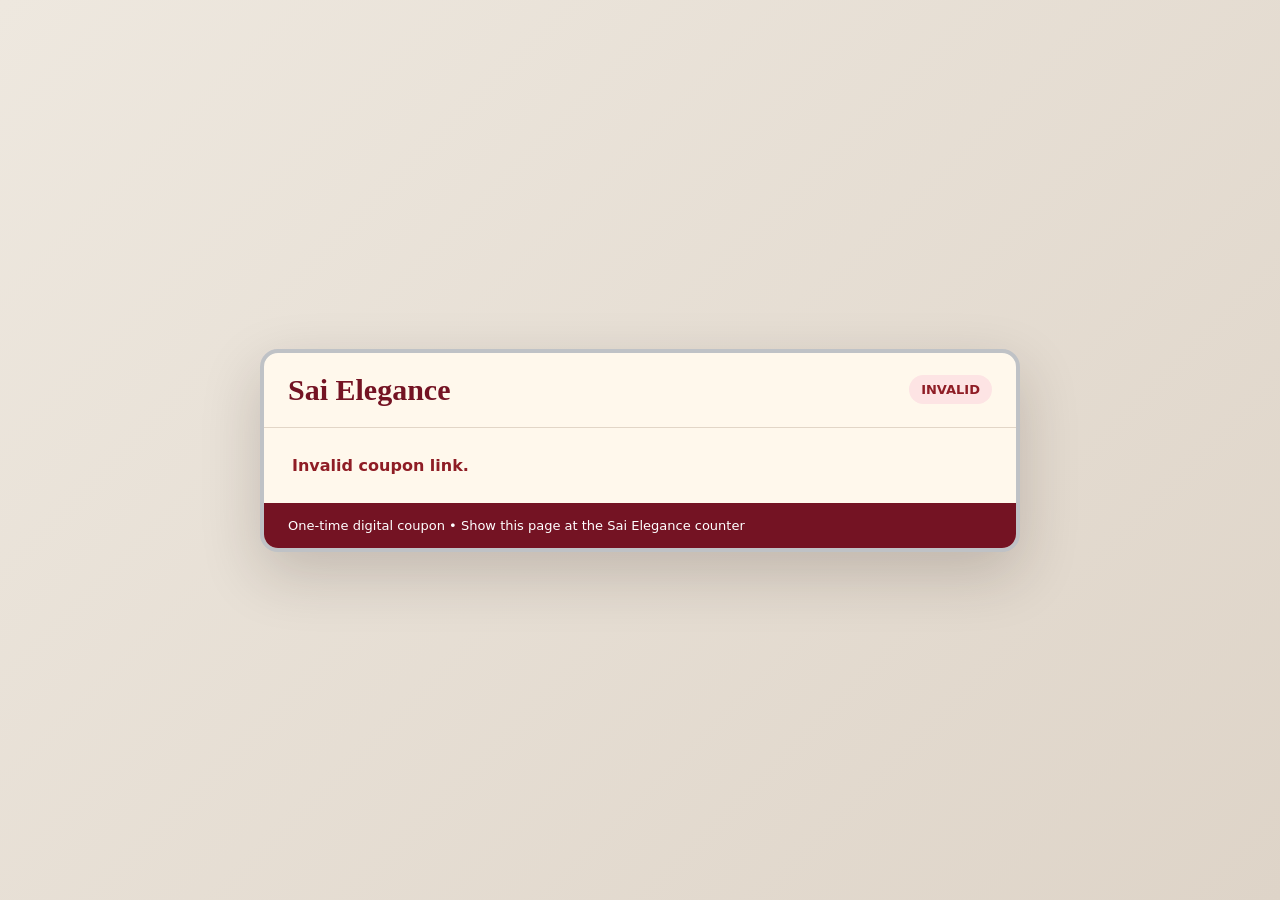
<file: coupon.html>
<!doctype html>
<html lang="en">
<head>
<meta charset="utf-8">
<meta name="viewport" content="width=device-width,initial-scale=1">
<meta name="robots" content="noindex,nofollow,noarchive">
<meta name="referrer" content="no-referrer">
<title>Sai Elegance Coupon</title>
<style>
:root{--wine:#741323;--cream:#fff8ec;--silver:#bfc2c6;--ink:#2b1b17;--green:#168a55;--red:#b4232c}
*{box-sizing:border-box}body{margin:0;min-height:100vh;display:grid;place-items:center;background:linear-gradient(135deg,#eee8df,#ded4c8);font-family:Inter,system-ui,Arial;color:var(--ink);padding:18px}.coupon{width:min(760px,100%);background:var(--cream);border:4px solid var(--silver);border-radius:18px;box-shadow:0 22px 60px #24160f30;overflow:hidden}.head{padding:20px 24px;border-bottom:1px solid #e2d6c7;display:flex;justify-content:space-between;align-items:center;gap:12px}.brand{font:700 30px Georgia,serif;color:var(--wine)}.body{padding:28px}.offer{font:700 clamp(38px,8vw,74px) Georgia,serif;color:var(--wine);line-height:.95;margin:8px 0 12px}.code{font-weight:900;letter-spacing:.12em;margin:14px 0;padding:12px;background:#fff;border:1px dashed #bda994;border-radius:10px}.status{display:inline-block;padding:7px 12px;border-radius:999px;font-weight:900;font-size:13px}.ACTIVE{background:#dcf6e8;color:#12633e}.REDEEMED,.EXPIRED,.VOID{background:#fde4e4;color:#8f1d25}.terms{font-size:17px;line-height:1.55}.foot{padding:15px 24px;background:var(--wine);color:#fff;font-size:13px}.error{color:#8f1d25;font-weight:800}.loading{color:#6b625c}
</style>
</head>
<body>
<div class="coupon">
  <div class="head"><div class="brand">Sai Elegance</div><div id="status" class="status">LOADING</div></div>
  <div class="body"><div id="content" class="loading">Validating your coupon...</div></div>
  <div class="foot">One-time digital coupon • Show this page at the Sai Elegance counter</div>
</div>
<script>
const API='https://lwsvlxgmqpcnscnsootw.supabase.co/functions/v1/coupon-api';
function couponParams(){
  const hash=new URLSearchParams(location.hash.replace(/^#/,''));
  const query=new URLSearchParams(location.search);
  return {
    code:(hash.get('coupon')||query.get('coupon')||'').trim(),
    token:hash.get('token')||query.get('token')||''
  };
}
async function run(){
  try{
    const {code,token}=couponParams();
    if(!code||!token) throw new Error('Invalid coupon link.');
    const u=new URL(API);
    u.searchParams.set('coupon',code);
    u.searchParams.set('token',token);
    const r=await fetch(u.toString(),{cache:'no-store',referrerPolicy:'no-referrer'});
    const j=await r.json();
    if(!r.ok) throw new Error(j.error||'Invalid coupon.');
    const s=document.getElementById('status');
    s.textContent=j.status;
    s.className='status '+j.status;
    const offer=j.coupon_type==='FREE_SANDWICH'?'FREE SANDWICH':'50% OFF CAFÉ BITES';
    const terms=j.coupon_type==='FREE_SANDWICH'
      ?'Valid for one free sandwich. One-time use only.'
      :`Valid for one eligible café order between ₹${j.min_order} and ₹${j.max_order}. One-time use only.`;
    document.getElementById('content').innerHTML=`<div class="offer">${offer}</div><div class="code">${j.code}</div><div class="terms">${terms}<br><b>Valid until:</b> ${new Date(j.expires_at).toLocaleDateString('en-IN')}</div>`;
  }catch(e){
    document.getElementById('status').textContent='INVALID';
    document.getElementById('status').className='status VOID';
    document.getElementById('content').innerHTML='<div class="error">'+String(e.message||e)+'</div>';
  }
}
run();
</script>
</body>
</html>
</file>
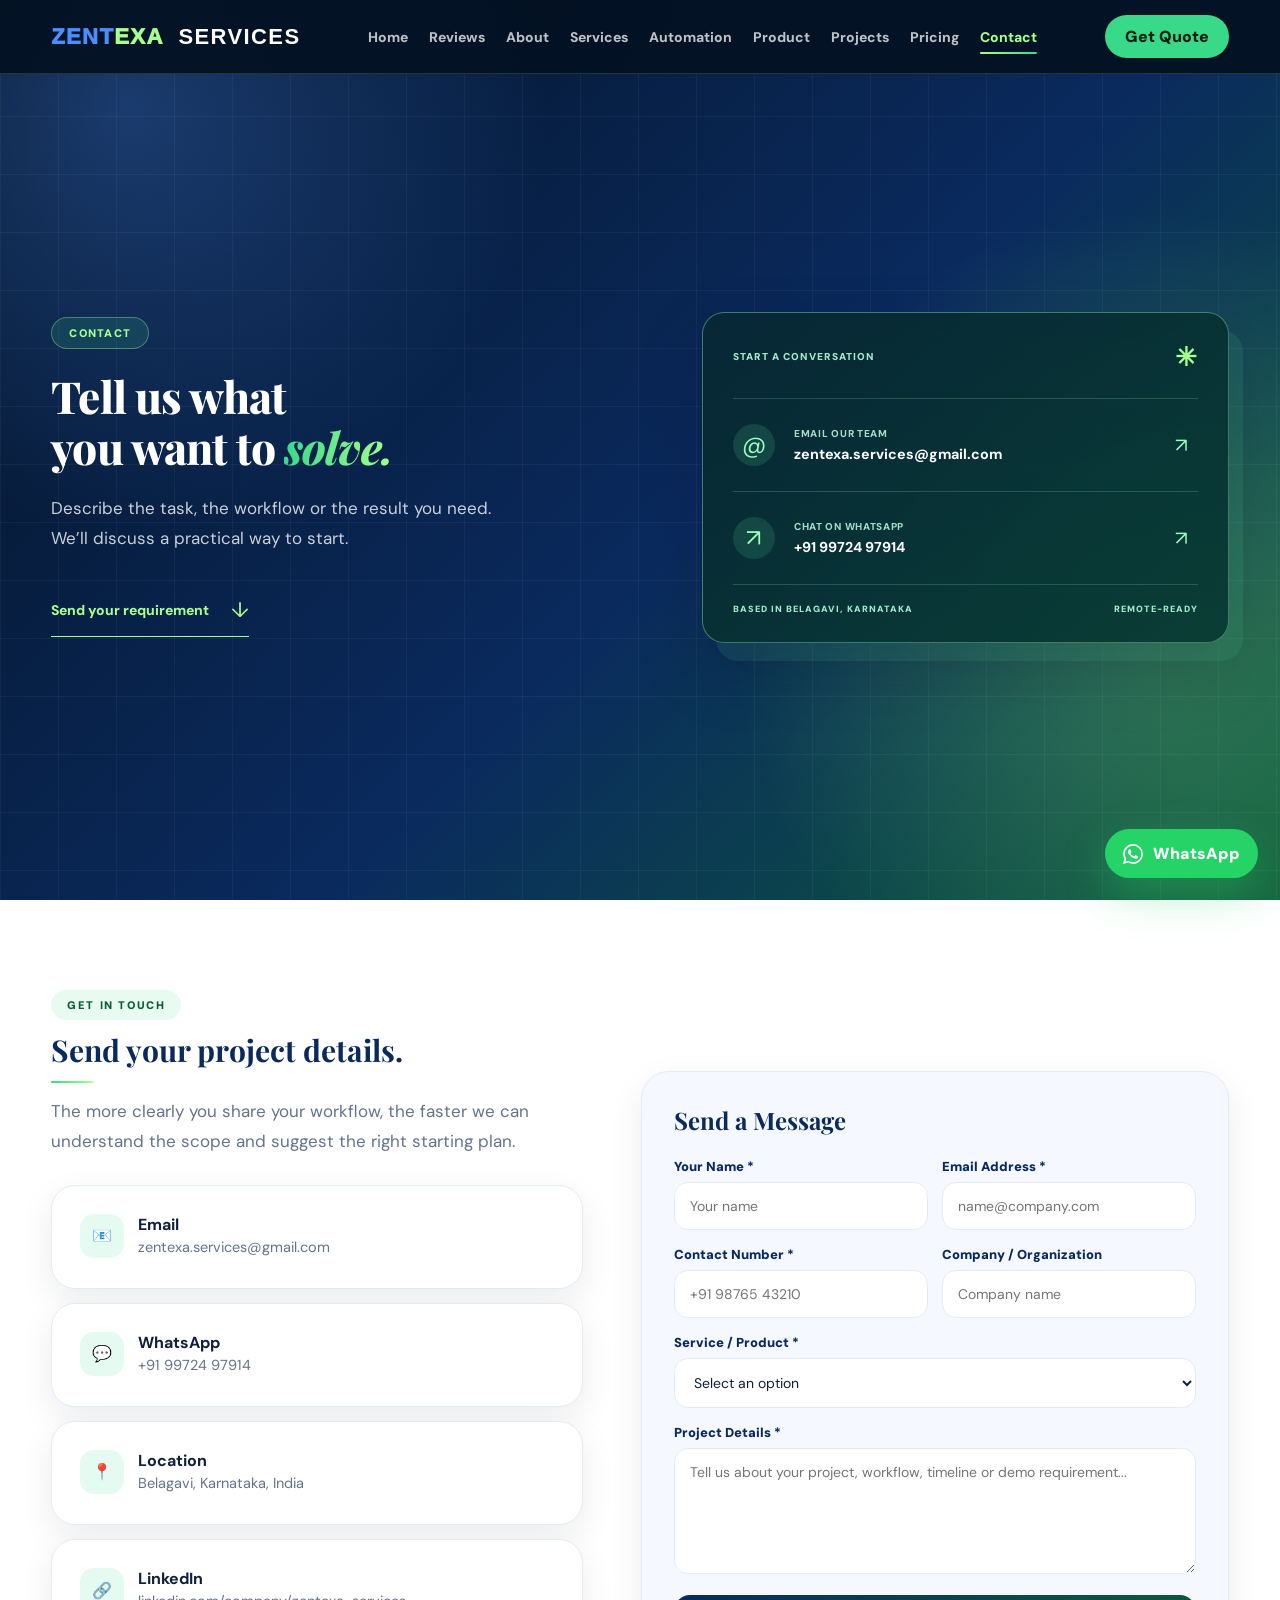
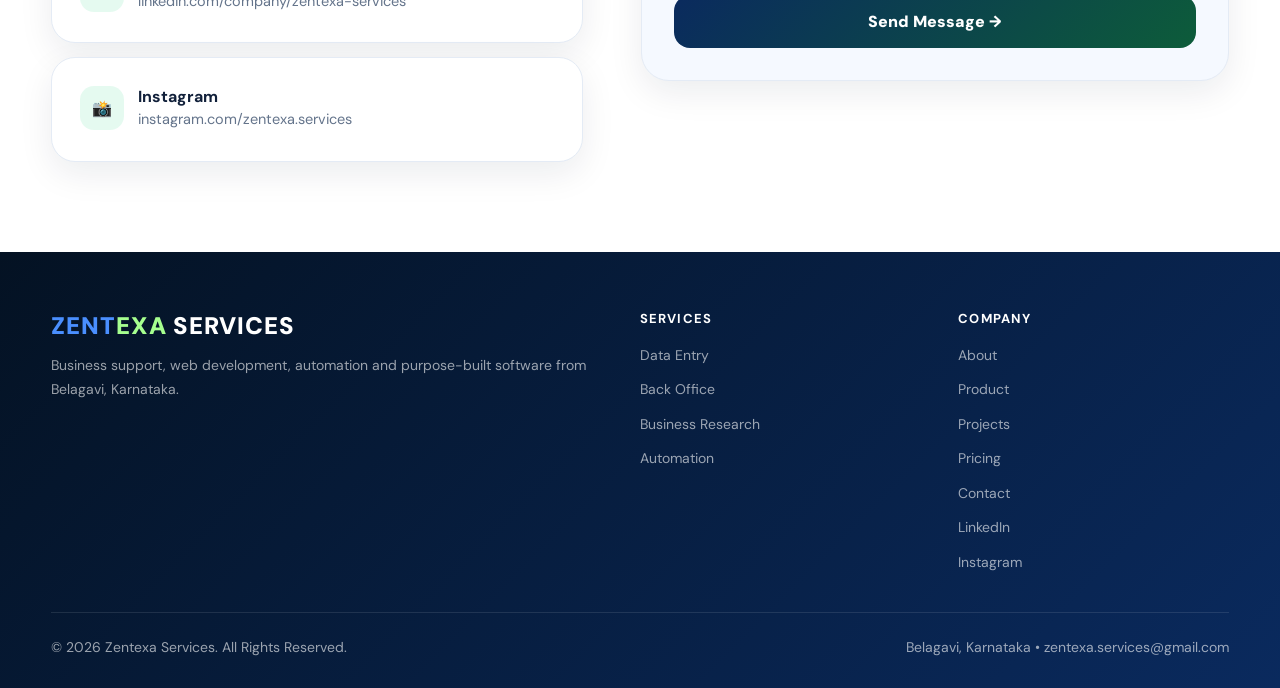
<file: get-in-touch.html>
<!DOCTYPE html><html lang="en"><head><meta charset="UTF-8"><meta name="viewport" content="width=device-width,initial-scale=1.0"><title>Contact Zentexa Services | Get a Project Quote</title><meta name="description" content="Contact Zentexa Services for data entry, business support, web development, dashboards, automation projects or an Ice Cream Distribution Manager demo."><link rel="preconnect" href="https://fonts.googleapis.com"><link rel="preconnect" href="https://fonts.gstatic.com" crossorigin><link href="https://fonts.googleapis.com/css2?family=Playfair+Display:wght@700;800&family=DM+Sans:wght@400;500;600;700;800;900&display=swap" rel="stylesheet"><link rel="stylesheet" href="assets/styles.css"></head><body><nav class="nav" id="siteNav"><div class="container nav-inner"><a class="brand" href="index.html"><span class="brand-text"><span class="zen">ZENT</span><span class="texa">EXA</span> <span class="svc">SERVICES</span></span></a><ul class="nav-links" id="navLinks"><li><a href="index.html">Home</a></li><li><a href="index.html#client-feedback">Reviews</a></li><li><a href="about.html">About</a></li><li><a href="our-services.html">Services</a></li><li><a href="automation.html">Automation</a></li><li><a href="product.html">Product</a></li><li><a href="portfolio.html">Projects</a></li><li><a href="pricing.html">Pricing</a></li><li><a class="active" href="get-in-touch.html">Contact</a></li></ul><a class="nav-cta" href="get-in-touch.html">Get Quote</a><button class="menu-btn" type="button" aria-controls="navLinks" aria-expanded="false" aria-label="Open menu"><span></span><span></span><span></span></button></div></nav><header class="page-hero signature-hero contact-hero">
  <div class="container signature-inner contact-layout">
    <div class="contact-copy">
      <div class="badge">Contact</div>
      <h1>Tell us what<br>you want to <i class="gradient">solve.</i></h1>
      <p>Describe the task, the workflow or the result you need. We’ll discuss a practical way to start.</p>
      <a class="contact-action" href="#quote-form">Send your requirement <span aria-hidden="true">↓</span></a>
    </div>
    <div class="contact-options" aria-label="Connect with Zentexa Services">
      <div class="contact-options-top"><span>START A CONVERSATION</span><span aria-hidden="true">✳</span></div>
      <a href="mailto:zentexa.services@gmail.com" class="contact-option"><span class="contact-option-icon" aria-hidden="true">@</span><div><small>EMAIL OUR TEAM</small><strong>zentexa.services@gmail.com</strong></div><span aria-hidden="true">↗</span></a>
      <a href="https://wa.me/919972497914" target="_blank" rel="noopener" class="contact-option"><span class="contact-option-icon" aria-hidden="true">↗</span><div><small>CHAT ON WHATSAPP</small><strong>+91 99724 97914</strong></div><span aria-hidden="true">↗</span></a>
      <div class="contact-options-foot"><span>BASED IN BELAGAVI, KARNATAKA</span><span>REMOTE-READY</span></div>
    </div>
  </div>
</header><section class="section" id="contact-content"><div class="container split"><div><span class="eyebrow">Get In Touch</span><h2 class="title">Send your project details.</h2><p class="lead">The more clearly you share your workflow, the faster we can understand the scope and suggest the right starting plan.</p><div class="points"><div class="point reveal"><div class="point-icon">📧</div><div><h4>Email</h4><p><a href="mailto:zentexa.services@gmail.com">zentexa.services@gmail.com</a></p></div></div><div class="point reveal"><div class="point-icon">💬</div><div><h4>WhatsApp</h4><p><a href="https://wa.me/919972497914" target="_blank" rel="noopener">+91 99724 97914</a></p></div></div><div class="point reveal"><div class="point-icon">📍</div><div><h4>Location</h4><p>Belagavi, Karnataka, India</p></div></div><div class="point reveal"><div class="point-icon">🔗</div><div><h4>LinkedIn</h4><p><a href="https://linkedin.com/company/zentexa-services" target="_blank" rel="noopener">linkedin.com/company/zentexa-services</a></p></div></div><div class="point reveal"><div class="point-icon">📸</div><div><h4>Instagram</h4><p><a href="https://www.instagram.com/zentexa.services?igsh=MWppNGJyMnM0Y2l2eA==" target="_blank" rel="noopener">instagram.com/zentexa.services</a></p></div></div></div></div><div class="contact-card reveal" id="quote-form"><h3 style="font-family:'Playfair Display',serif;color:#0a2a5e;font-size:30px;margin-bottom:22px">Send a Message</h3><div class="form-row"><div class="form-group"><label for="fname">Your Name *</label><input id="fname" type="text" maxlength="120" autocomplete="name" required placeholder="Your name"></div><div class="form-group"><label for="femail">Email Address *</label><input id="femail" type="email" maxlength="254" autocomplete="email" required placeholder="name@company.com"></div></div><div class="form-row"><div class="form-group"><label for="fphone">Contact Number *</label><input id="fphone" type="tel" maxlength="32" autocomplete="tel" required placeholder="+91 98765 43210"></div><div class="form-group"><label for="fcompany">Company / Organization</label><input id="fcompany" type="text" maxlength="160" autocomplete="organization" placeholder="Company name"></div></div><div class="form-group"><label for="fservice">Service / Product *</label><select id="fservice"><option value="">Select an option</option><option>Ice Cream Distribution Manager Demo</option><option>Data Entry</option><option>Back-Office Support</option><option>Customer Support</option><option>Business Research</option><option>HR Support</option><option>Dashboard</option><option>Web Development</option><option>Automation</option><option>AI Calling Agents</option><option>Agentic Systems</option></select></div><div class="form-group"><label for="fmessage">Project Details *</label><textarea id="fmessage" maxlength="3000" required placeholder="Tell us about your project, workflow, timeline or demo requirement..."></textarea></div><button class="form-submit" type="button">Send Message →</button><div class="form-msg form-success" id="fsuccess">✅ Thank you! Zentexa Services will get back to you within 24 hours.</div><div class="form-msg form-error" id="ferror">Please fill in all required fields.</div></div></div></section><footer class="footer"><div class="container"><div class="footer-grid"><div><div class="logo"><span class="zen">ZENT</span><span class="texa">EXA</span> SERVICES</div><p>Business support, web development, automation and purpose-built software from Belagavi, Karnataka.</p></div><div><h4>SERVICES</h4><ul><li><a href="our-services.html">Data Entry</a></li><li><a href="our-services.html">Back Office</a></li><li><a href="our-services.html">Business Research</a></li><li><a href="automation.html">Automation</a></li></ul></div><div><h4>COMPANY</h4><ul><li><a href="about.html">About</a></li><li><a href="product.html">Product</a></li><li><a href="portfolio.html">Projects</a></li><li><a href="pricing.html">Pricing</a></li><li><a href="get-in-touch.html">Contact</a></li><li><a href="https://linkedin.com/company/zentexa-services" target="_blank" rel="noopener">LinkedIn</a></li><li><a href="https://www.instagram.com/zentexa.services?igsh=MWppNGJyMnM0Y2l2eA==" target="_blank" rel="noopener">Instagram</a></li></ul></div></div><div class="footer-bottom"><p>© 2026 Zentexa Services. All Rights Reserved.</p><p>Belagavi, Karnataka • zentexa.services@gmail.com</p></div></div></footer><a class="wa-float" href="https://wa.me/919972497914?text=Hi%20Zentexa%20Services%2C%20I%20want%20to%20discuss%20a%20project" target="_blank" rel="noopener" aria-label="Chat with Zentexa Services on WhatsApp"><svg class="wa-icon" viewBox="0 0 24 24" xmlns="http://www.w3.org/2000/svg" aria-hidden="true" focusable="false"><path fill="currentColor" d="M17.472 14.382c-.297-.149-1.758-.867-2.03-.967-.273-.099-.471-.148-.67.15-.197.297-.767.966-.94 1.164-.173.199-.347.223-.644.075-.297-.15-1.255-.463-2.39-1.475-.883-.788-1.48-1.761-1.653-2.059-.173-.297-.018-.458.13-.606.134-.133.298-.347.446-.52.149-.174.198-.298.298-.497.099-.198.05-.371-.025-.52-.075-.149-.669-1.612-.916-2.207-.242-.579-.487-.5-.669-.51-.173-.008-.371-.01-.57-.01-.198 0-.52.074-.792.372-.272.297-1.04 1.016-1.04 2.479 0 1.462 1.065 2.875 1.213 3.074.149.198 2.096 3.2 5.077 4.487.709.306 1.262.489 1.694.625.712.227 1.36.195 1.871.118.571-.085 1.758-.719 2.006-1.413.248-.694.248-1.289.173-1.413-.074-.124-.272-.198-.57-.347m-5.421 7.403h-.004a9.87 9.87 0 01-5.031-1.378l-.361-.214-3.741.982.998-3.648-.235-.374a9.86 9.86 0 01-1.51-5.26c.001-5.45 4.436-9.884 9.888-9.884 2.64 0 5.122 1.03 6.988 2.898a9.825 9.825 0 012.893 6.994c-.003 5.45-4.437 9.884-9.885 9.884m8.413-18.297A11.815 11.815 0 0012.05 0C5.495 0 .16 5.335.157 11.892c0 2.096.547 4.142 1.588 5.945L.057 24l6.305-1.654a11.882 11.882 0 005.683 1.448h.005c6.554 0 11.89-5.335 11.893-11.893a11.821 11.821 0 00-3.48-8.413Z"/></svg> <span class="wa-text">WhatsApp</span></a><script src="assets/script.js"></script></body></html>
</file>
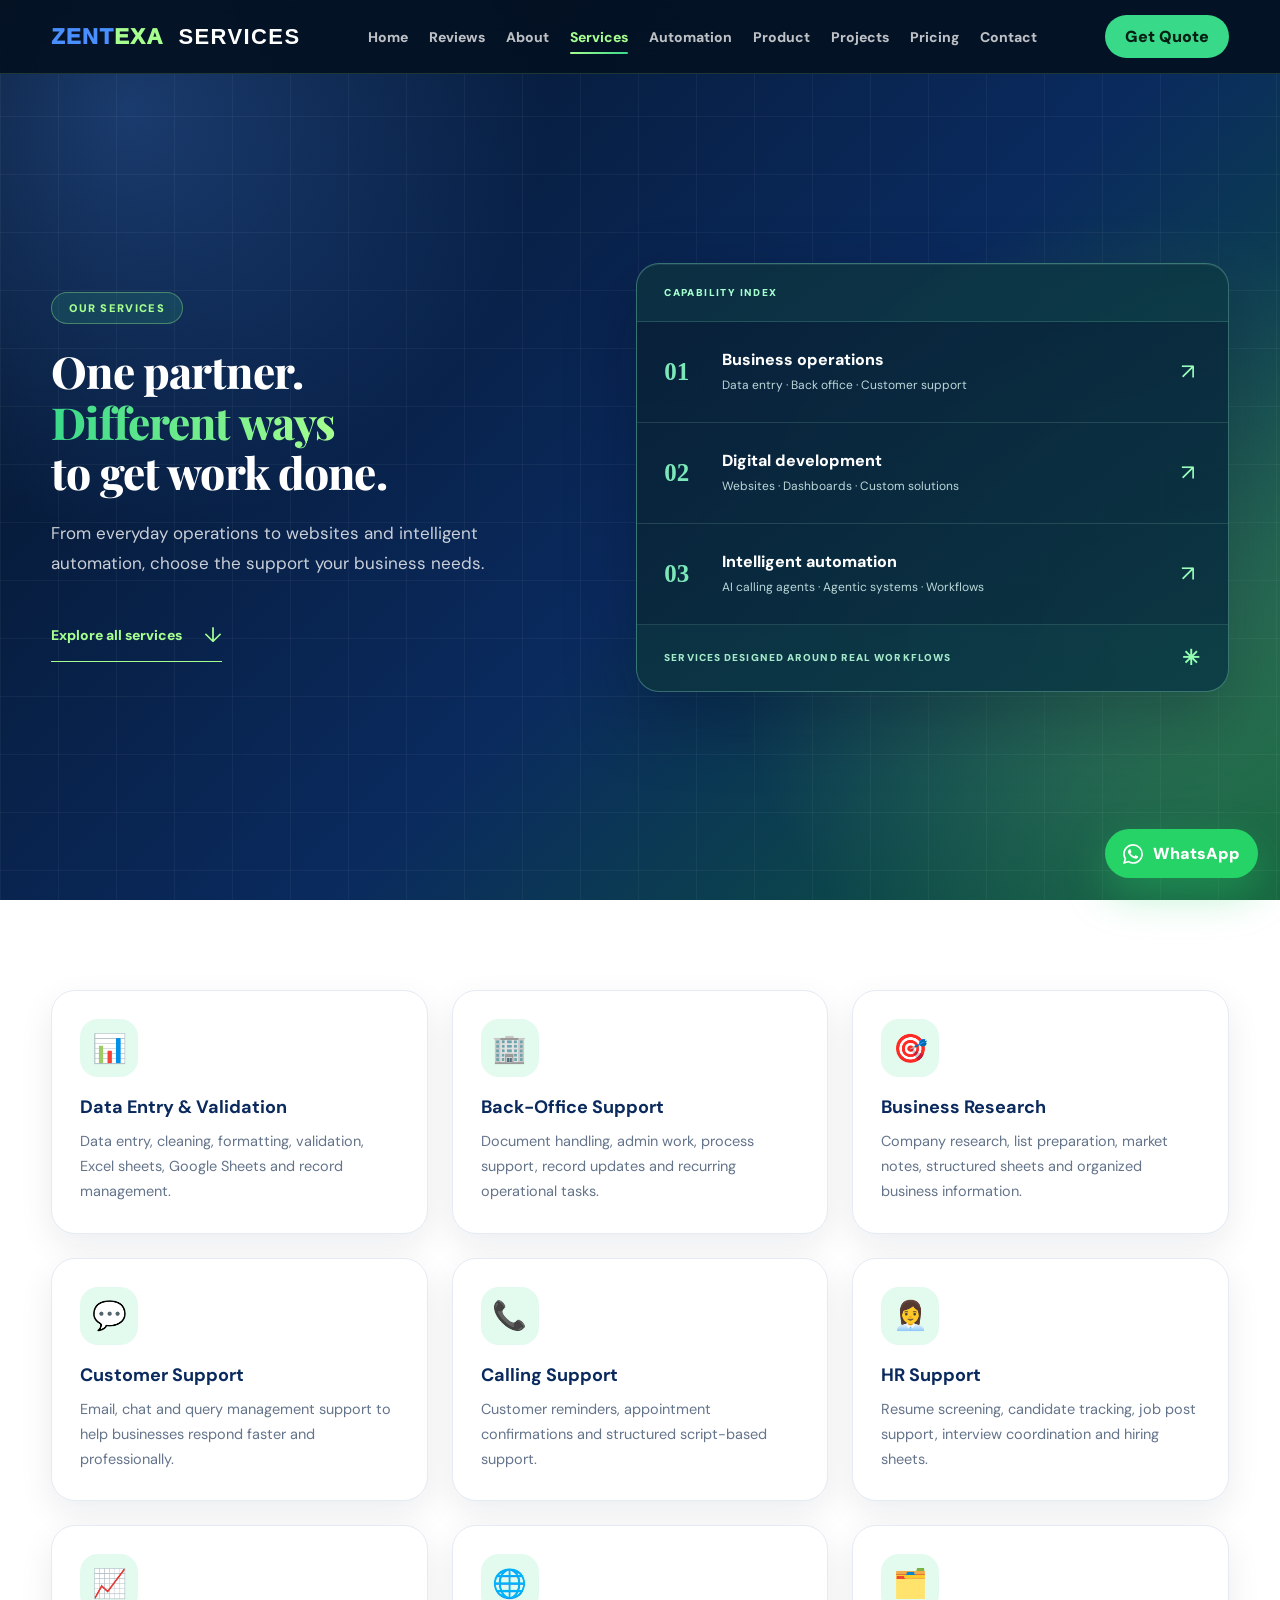
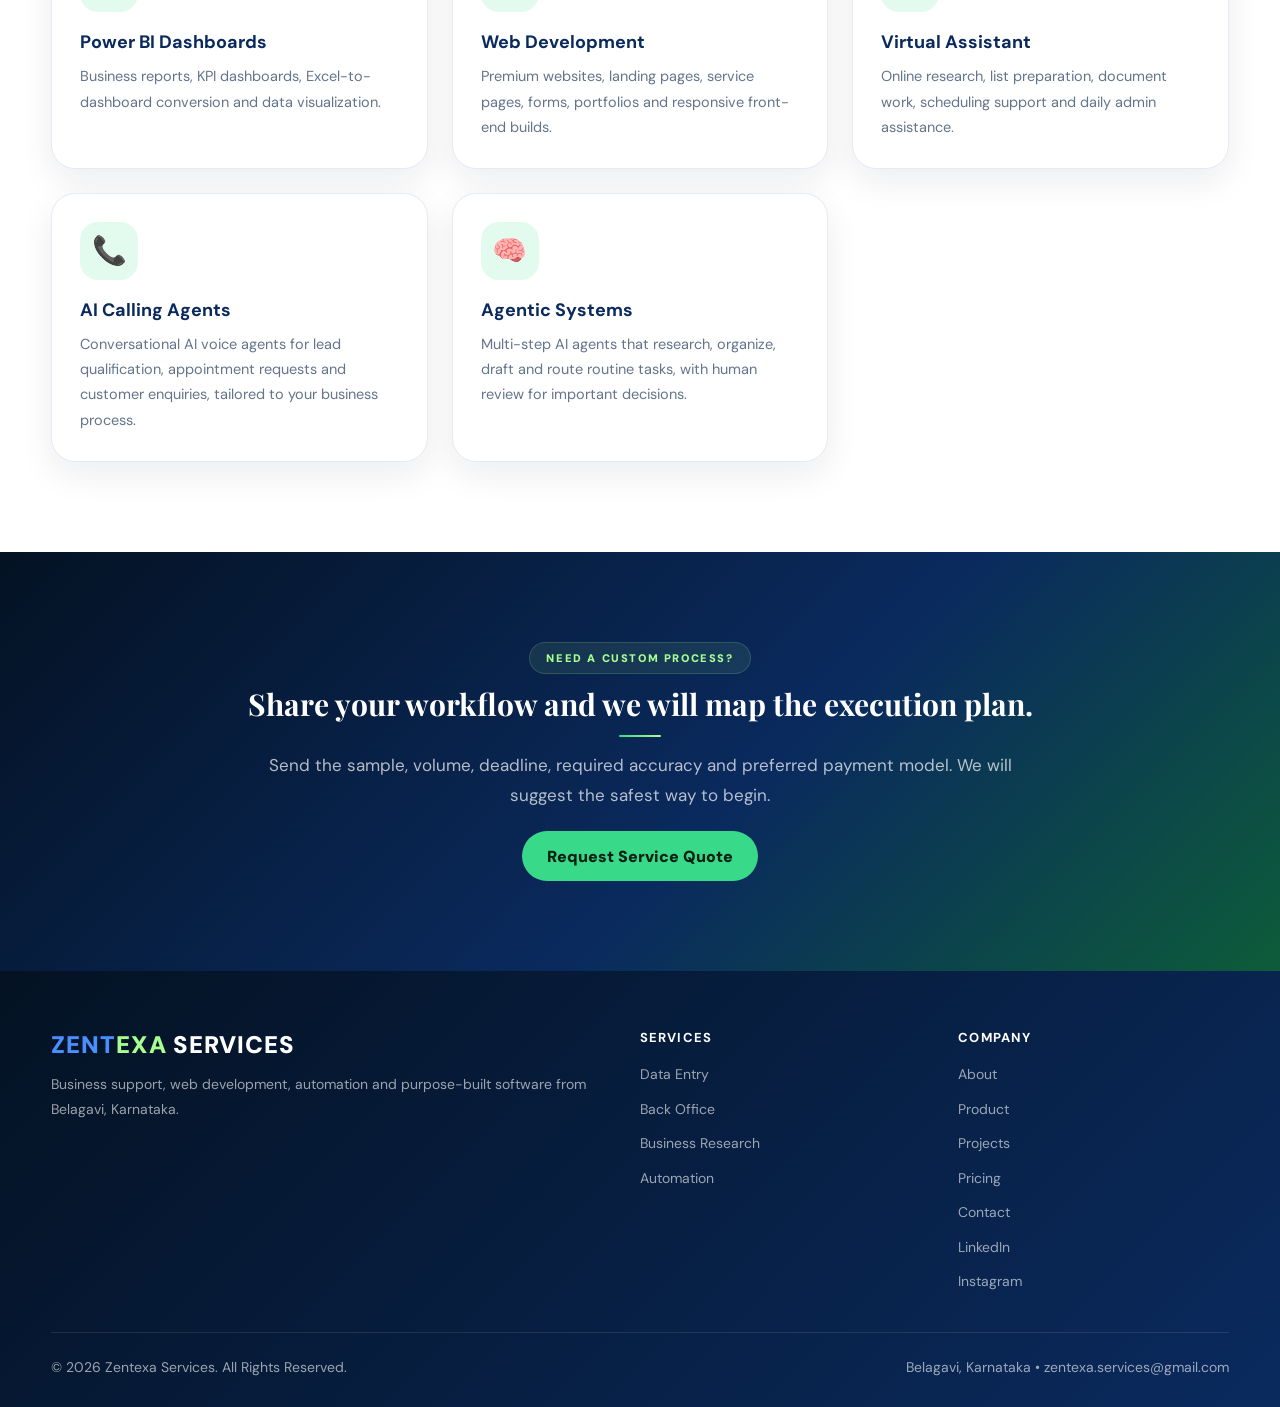
<file: our-services.html>
<!DOCTYPE html><html lang="en"><head><meta charset="UTF-8"><meta name="viewport" content="width=device-width,initial-scale=1.0"><title>Our Services | Zentexa Services</title><meta name="description" content="Explore Zentexa data entry, customer support, web development, AI calling agents and agentic systems for practical business task automation."><link rel="preconnect" href="https://fonts.googleapis.com"><link rel="preconnect" href="https://fonts.gstatic.com" crossorigin><link href="https://fonts.googleapis.com/css2?family=Playfair+Display:wght@700;800&family=DM+Sans:wght@400;500;600;700;800;900&display=swap" rel="stylesheet"><link rel="stylesheet" href="assets/styles.css"></head><body><nav class="nav" id="siteNav"><div class="container nav-inner"><a class="brand" href="index.html"><span class="brand-text"><span class="zen">ZENT</span><span class="texa">EXA</span> <span class="svc">SERVICES</span></span></a><ul class="nav-links" id="navLinks"><li><a href="index.html">Home</a></li><li><a href="index.html#client-feedback">Reviews</a></li><li><a href="about.html">About</a></li><li><a class="active" href="our-services.html">Services</a></li><li><a href="automation.html">Automation</a></li><li><a href="product.html">Product</a></li><li><a href="portfolio.html">Projects</a></li><li><a href="pricing.html">Pricing</a></li><li><a href="get-in-touch.html">Contact</a></li></ul><a class="nav-cta" href="get-in-touch.html">Get Quote</a><button class="menu-btn" type="button" aria-controls="navLinks" aria-expanded="false" aria-label="Open menu"><span></span><span></span><span></span></button></div></nav><header class="page-hero signature-hero directory-hero">
  <div class="container signature-inner directory-layout">
    <div class="directory-copy">
      <div class="badge">Our Services</div>
      <h1>One partner.<br><span class="gradient">Different ways</span><br>to get work done.</h1>
      <p>From everyday operations to websites and intelligent automation, choose the support your business needs.</p>
      <a class="directory-explore" href="#services-catalog">Explore all services <span aria-hidden="true">↓</span></a>
    </div>
    <div class="directory-panel" aria-label="Service areas offered by Zentexa">
      <div class="directory-head"><span>CAPABILITY INDEX</span></div>
      <div class="directory-row"><span class="directory-number">01</span><div><b>Business operations</b><small>Data entry · Back office · Customer support</small></div><span aria-hidden="true">↗</span></div>
      <div class="directory-row"><span class="directory-number">02</span><div><b>Digital development</b><small>Websites · Dashboards · Custom solutions</small></div><span aria-hidden="true">↗</span></div>
      <div class="directory-row"><span class="directory-number">03</span><div><b>Intelligent automation</b><small>AI calling agents · Agentic systems · Workflows</small></div><span aria-hidden="true">↗</span></div>
      <div class="directory-foot">SERVICES DESIGNED AROUND REAL WORKFLOWS <span aria-hidden="true">✳</span></div>
    </div>
  </div>
</header><section class="section" id="services-catalog"><div class="container"><div class="grid-3"><div class="card reveal"><div class="icon">📊</div><h3>Data Entry & Validation</h3><p>Data entry, cleaning, formatting, validation, Excel sheets, Google Sheets and record management.</p></div><div class="card reveal"><div class="icon">🏢</div><h3>Back-Office Support</h3><p>Document handling, admin work, process support, record updates and recurring operational tasks.</p></div><div class="card reveal"><div class="icon">🎯</div><h3>Business Research</h3><p>Company research, list preparation, market notes, structured sheets and organized business information.</p></div><div class="card reveal"><div class="icon">💬</div><h3>Customer Support</h3><p>Email, chat and query management support to help businesses respond faster and professionally.</p></div><div class="card reveal"><div class="icon">📞</div><h3>Calling Support</h3><p>Customer reminders, appointment confirmations and structured script-based support.</p></div><div class="card reveal"><div class="icon">👩‍💼</div><h3>HR Support</h3><p>Resume screening, candidate tracking, job post support, interview coordination and hiring sheets.</p></div><div class="card reveal"><div class="icon">📈</div><h3>Power BI Dashboards</h3><p>Business reports, KPI dashboards, Excel-to-dashboard conversion and data visualization.</p></div><div class="card reveal"><div class="icon">🌐</div><h3>Web Development</h3><p>Premium websites, landing pages, service pages, forms, portfolios and responsive front-end builds.</p></div><div class="card reveal"><div class="icon">🗂️</div><h3>Virtual Assistant</h3><p>Online research, list preparation, document work, scheduling support and daily admin assistance.</p></div><div class="card reveal"><div class="icon">📞</div><h3>AI Calling Agents</h3><p>Conversational AI voice agents for lead qualification, appointment requests and customer enquiries, tailored to your business process.</p></div><div class="card reveal"><div class="icon">🧠</div><h3>Agentic Systems</h3><p>Multi-step AI agents that research, organize, draft and route routine tasks, with human review for important decisions.</p></div></div></div></section><section class="section dark-section"><div class="container center"><span class="eyebrow">Need a custom process?</span><h2 class="title">Share your workflow and we will map the execution plan.</h2><p class="lead">Send the sample, volume, deadline, required accuracy and preferred payment model. We will suggest the safest way to begin.</p><br><a class="btn btn-primary" href="get-in-touch.html">Request Service Quote</a></div></section><footer class="footer"><div class="container"><div class="footer-grid"><div><div class="logo"><span class="zen">ZENT</span><span class="texa">EXA</span> SERVICES</div><p>Business support, web development, automation and purpose-built software from Belagavi, Karnataka.</p></div><div><h4>SERVICES</h4><ul><li><a href="our-services.html">Data Entry</a></li><li><a href="our-services.html">Back Office</a></li><li><a href="our-services.html">Business Research</a></li><li><a href="automation.html">Automation</a></li></ul></div><div><h4>COMPANY</h4><ul><li><a href="about.html">About</a></li><li><a href="product.html">Product</a></li><li><a href="portfolio.html">Projects</a></li><li><a href="pricing.html">Pricing</a></li><li><a href="get-in-touch.html">Contact</a></li><li><a href="https://linkedin.com/company/zentexa-services" target="_blank" rel="noopener">LinkedIn</a></li><li><a href="https://www.instagram.com/zentexa.services?igsh=MWppNGJyMnM0Y2l2eA==" target="_blank" rel="noopener">Instagram</a></li></ul></div></div><div class="footer-bottom"><p>© 2026 Zentexa Services. All Rights Reserved.</p><p>Belagavi, Karnataka • zentexa.services@gmail.com</p></div></div></footer><a class="wa-float" href="https://wa.me/919972497914?text=Hi%20Zentexa%20Services%2C%20I%20want%20to%20discuss%20a%20project" target="_blank" rel="noopener" aria-label="Chat with Zentexa Services on WhatsApp"><svg class="wa-icon" viewBox="0 0 24 24" xmlns="http://www.w3.org/2000/svg" aria-hidden="true" focusable="false"><path fill="currentColor" d="M17.472 14.382c-.297-.149-1.758-.867-2.03-.967-.273-.099-.471-.148-.67.15-.197.297-.767.966-.94 1.164-.173.199-.347.223-.644.075-.297-.15-1.255-.463-2.39-1.475-.883-.788-1.48-1.761-1.653-2.059-.173-.297-.018-.458.13-.606.134-.133.298-.347.446-.52.149-.174.198-.298.298-.497.099-.198.05-.371-.025-.52-.075-.149-.669-1.612-.916-2.207-.242-.579-.487-.5-.669-.51-.173-.008-.371-.01-.57-.01-.198 0-.52.074-.792.372-.272.297-1.04 1.016-1.04 2.479 0 1.462 1.065 2.875 1.213 3.074.149.198 2.096 3.2 5.077 4.487.709.306 1.262.489 1.694.625.712.227 1.36.195 1.871.118.571-.085 1.758-.719 2.006-1.413.248-.694.248-1.289.173-1.413-.074-.124-.272-.198-.57-.347m-5.421 7.403h-.004a9.87 9.87 0 01-5.031-1.378l-.361-.214-3.741.982.998-3.648-.235-.374a9.86 9.86 0 01-1.51-5.26c.001-5.45 4.436-9.884 9.888-9.884 2.64 0 5.122 1.03 6.988 2.898a9.825 9.825 0 012.893 6.994c-.003 5.45-4.437 9.884-9.885 9.884m8.413-18.297A11.815 11.815 0 0012.05 0C5.495 0 .16 5.335.157 11.892c0 2.096.547 4.142 1.588 5.945L.057 24l6.305-1.654a11.882 11.882 0 005.683 1.448h.005c6.554 0 11.89-5.335 11.893-11.893a11.821 11.821 0 00-3.48-8.413Z"/></svg> <span class="wa-text">WhatsApp</span></a><script src="assets/script.js"></script></body></html>
</file>
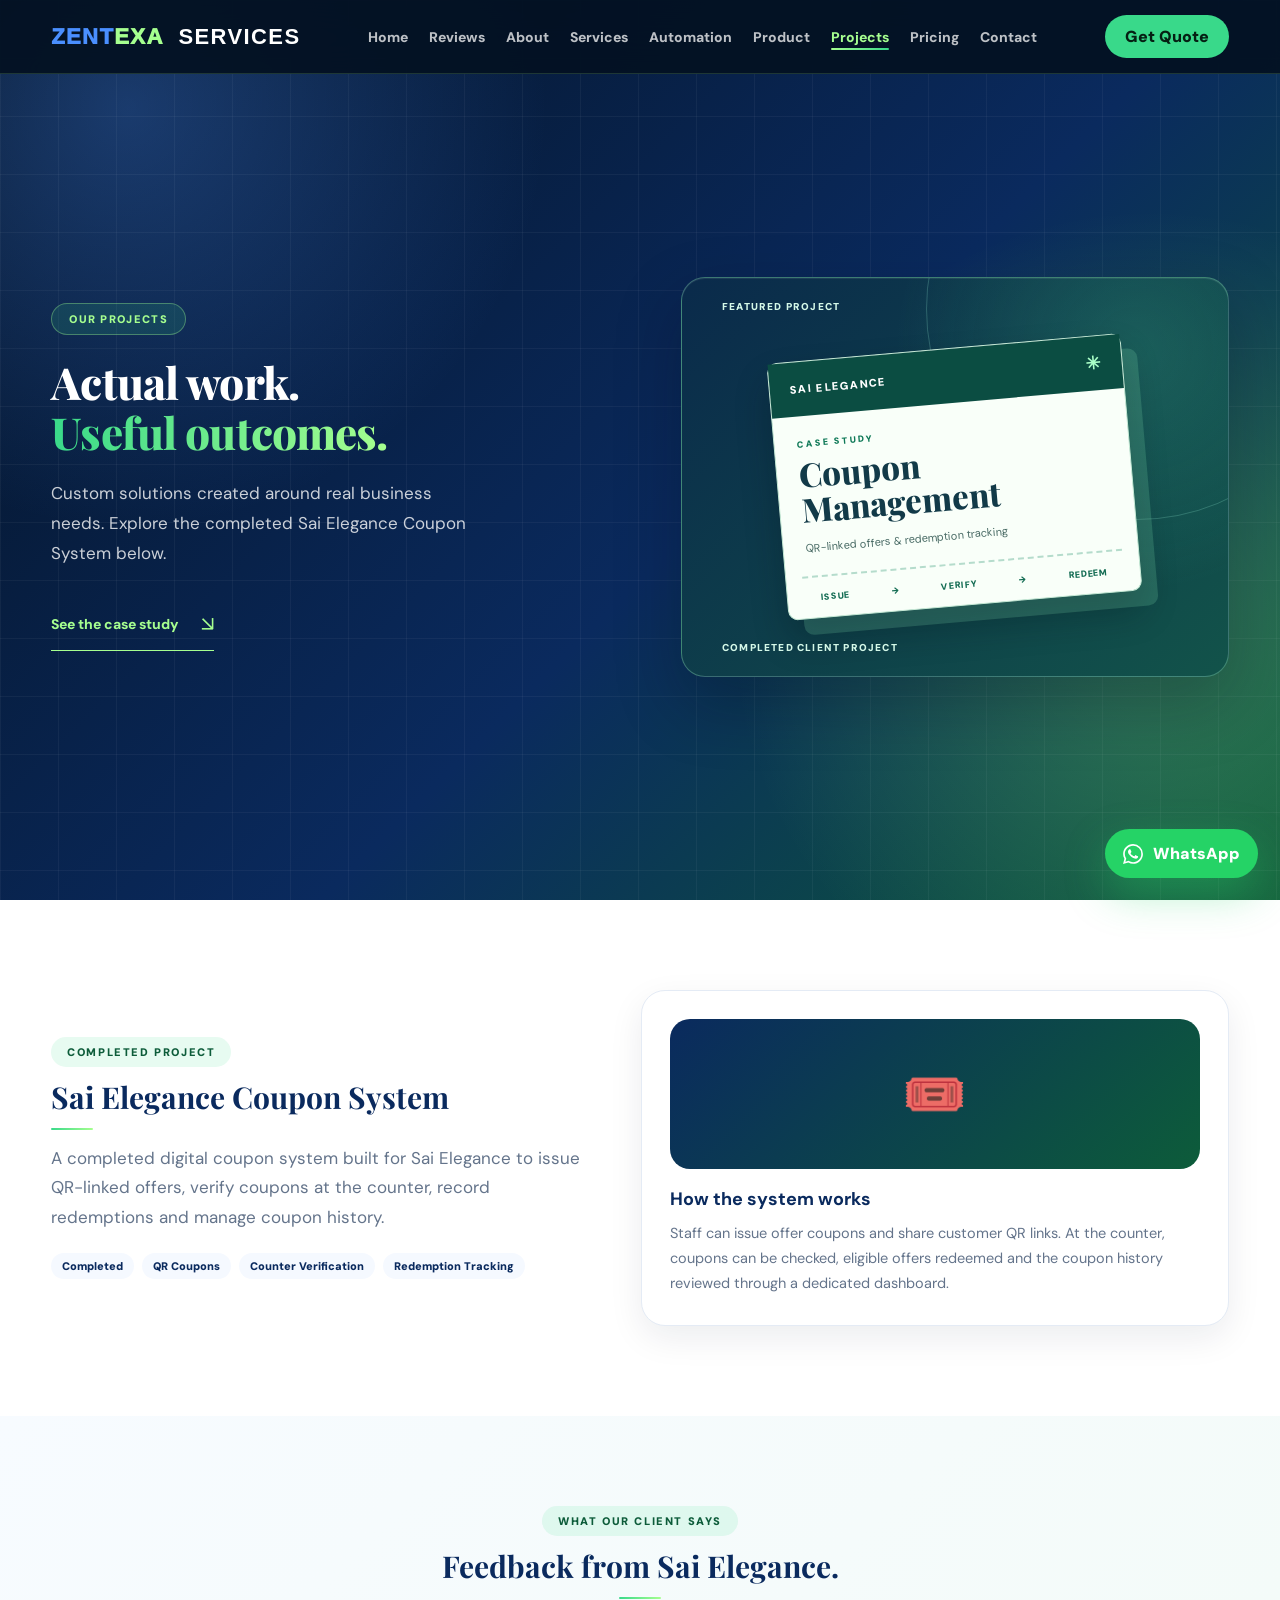
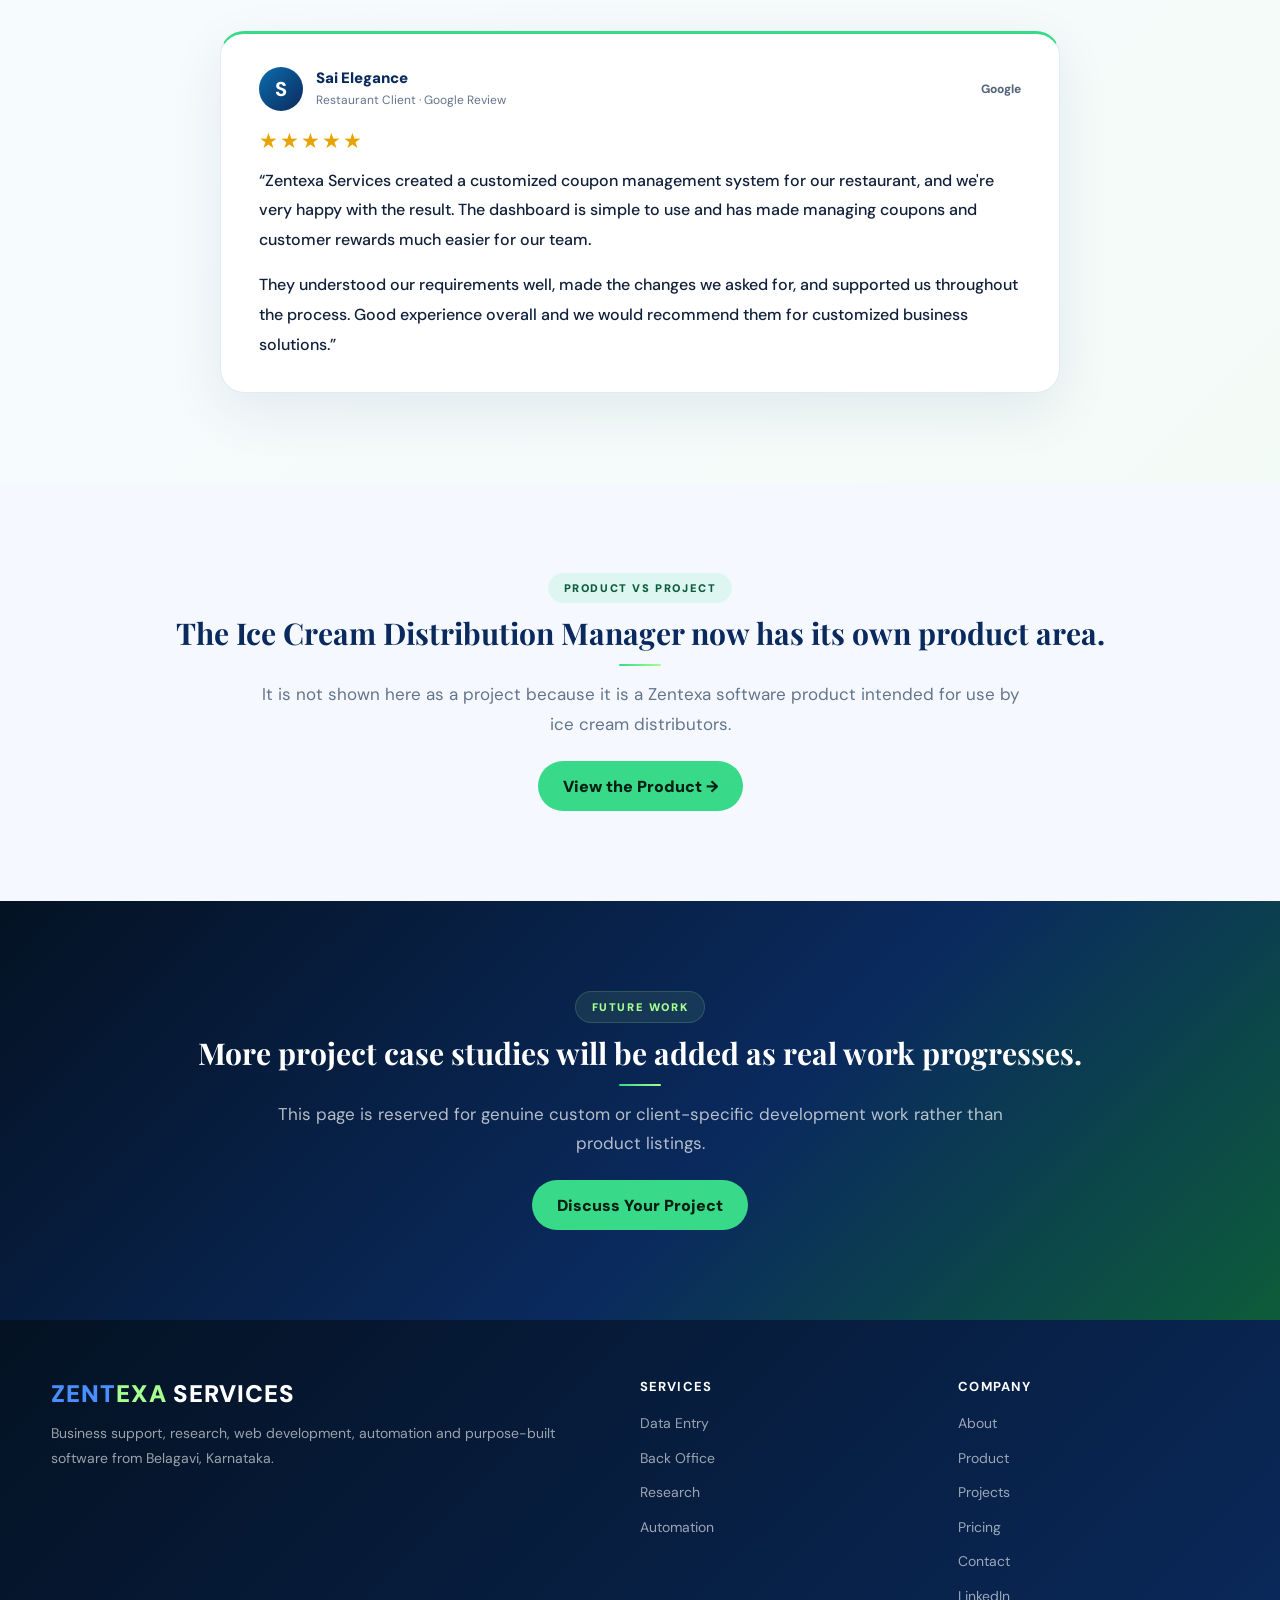
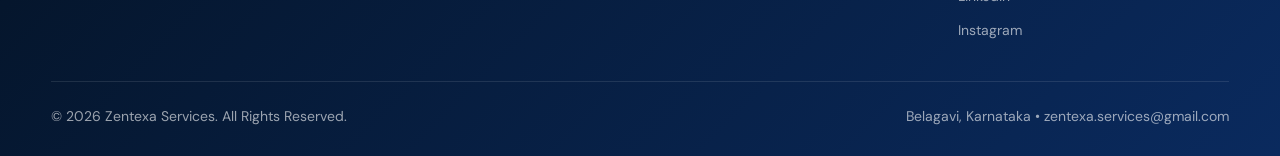
<file: portfolio.html>
<!DOCTYPE html><html lang="en"><head><meta charset="UTF-8"><meta name="viewport" content="width=device-width,initial-scale=1.0"><title>Projects | Zentexa Services</title><meta name="description" content="Explore the completed Sai Elegance Coupon System developed by Zentexa Services for QR-linked offers, counter redemption and coupon history."><link rel="preconnect" href="https://fonts.googleapis.com"><link rel="preconnect" href="https://fonts.gstatic.com" crossorigin><link href="https://fonts.googleapis.com/css2?family=Playfair+Display:wght@700;800&family=DM+Sans:wght@400;500;600;700;800;900&display=swap" rel="stylesheet"><link rel="stylesheet" href="assets/styles.css"></head><body><nav class="nav" id="siteNav"><div class="container nav-inner"><a class="brand" href="index.html"><span class="brand-text"><span class="zen">ZENT</span><span class="texa">EXA</span> <span class="svc">SERVICES</span></span></a><ul class="nav-links" id="navLinks"><li><a href="index.html">Home</a></li><li><a href="index.html#client-feedback">Reviews</a></li><li><a href="about.html">About</a></li><li><a href="our-services.html">Services</a></li><li><a href="automation.html">Automation</a></li><li><a href="product.html">Product</a></li><li><a class="active" href="portfolio.html">Projects</a></li><li><a href="pricing.html">Pricing</a></li><li><a href="get-in-touch.html">Contact</a></li></ul><a class="nav-cta" href="get-in-touch.html">Get Quote</a><button class="menu-btn" type="button" aria-controls="navLinks" aria-expanded="false"><span></span><span></span><span></span></button></div></nav><header class="page-hero signature-hero work-hero">
  <div class="container signature-inner work-layout">
    <div class="work-copy">
      <div class="badge">Our Projects</div>
      <h1>Actual work.<br><i class="gradient">Useful outcomes.</i></h1>
      <p>Custom solutions created around real business needs. Explore the completed Sai Elegance Coupon System below.</p>
      <a class="work-action" href="#projects-content">See the case study <span aria-hidden="true">↘</span></a>
    </div>
    <div class="work-display" aria-label="Illustration of the Sai Elegance Coupon System workflow, not an application screenshot">
      <div class="work-display-label">FEATURED PROJECT </div>
      <div class="work-ticket">
        <div class="work-ticket-top"><span>SAI ELEGANCE</span><span class="work-ticket-icon" aria-hidden="true">✳</span></div>
        <div class="work-ticket-main"><small>CASE STUDY</small><strong>Coupon<br>Management</strong><span>QR-linked offers &amp; redemption tracking</span></div>
        <div class="work-ticket-edge" aria-hidden="true"></div>
        <div class="work-ticket-bottom"><span>ISSUE</span><span aria-hidden="true">→</span><span>VERIFY</span><span aria-hidden="true">→</span><span>REDEEM</span></div>
      </div>
      <div class="work-display-bottom"><span>COMPLETED CLIENT PROJECT</span></div>
    </div>
  </div>
</header><section class="section" id="projects-content"><div class="container"><div class="split"><div><span class="eyebrow">Completed Project</span><h2 class="title">Sai Elegance Coupon System</h2><p class="lead">A completed digital coupon system built for Sai Elegance to issue QR-linked offers, verify coupons at the counter, record redemptions and manage coupon history.</p><div class="pill-row" style="margin-top:20px"><span class="pill">Completed</span><span class="pill">QR Coupons</span><span class="pill">Counter Verification</span><span class="pill">Redemption Tracking</span></div></div><div class="card reveal"><div class="portfolio-head">🎟️</div><h3>How the system works</h3><p>Staff can issue offer coupons and share customer QR links. At the counter, coupons can be checked, eligible offers redeemed and the coupon history reviewed through a dedicated dashboard.</p></div></div></div></section><section class="section client-review-section client-review-section--project" aria-labelledby="project-feedback-title"><div class="container"><div class="center"><span class="eyebrow">What Our Client Says</span><h2 class="title" id="project-feedback-title">Feedback from Sai Elegance.</h2></div><div class="client-review-card client-review-card--full reveal"><div class="client-review-top"><span class="client-review-avatar" aria-hidden="true">S</span><div class="client-review-identity"><strong>Sai Elegance</strong><span>Restaurant Client · Google Review</span></div><span class="client-review-google" aria-label="Google review">Google</span></div><div class="client-review-stars" aria-label="5 out of 5 stars">★★★★★</div><blockquote class="client-review-quote"><p>“Zentexa Services created a customized coupon management system for our restaurant, and we&#39;re very happy with the result. The dashboard is simple to use and has made managing coupons and customer rewards much easier for our team.</p><p>They understood our requirements well, made the changes we asked for, and supported us throughout the process. Good experience overall and we would recommend them for customized business solutions.”</p></blockquote></div></div></section><section class="section soft"><div class="container center"><span class="eyebrow">Product vs Project</span><h2 class="title">The Ice Cream Distribution Manager now has its own product area.</h2><p class="lead">It is not shown here as a project because it is a Zentexa software product intended for use by ice cream distributors.</p><br><a class="btn btn-primary" href="product.html">View the Product →</a></div></section><section class="section dark-section"><div class="container center"><span class="eyebrow">Future Work</span><h2 class="title">More project case studies will be added as real work progresses.</h2><p class="lead">This page is reserved for genuine custom or client-specific development work rather than product listings.</p><br><a class="btn btn-primary" href="get-in-touch.html">Discuss Your Project</a></div></section><footer class="footer"><div class="container"><div class="footer-grid"><div><div class="logo"><span class="zen">ZENT</span><span class="texa">EXA</span> SERVICES</div><p>Business support, research, web development, automation and purpose-built software from Belagavi, Karnataka.</p></div><div><h4>SERVICES</h4><ul><li><a href="our-services.html">Data Entry</a></li><li><a href="our-services.html">Back Office</a></li><li><a href="our-services.html">Research</a></li><li><a href="automation.html">Automation</a></li></ul></div><div><h4>COMPANY</h4><ul><li><a href="about.html">About</a></li><li><a href="product.html">Product</a></li><li><a href="portfolio.html">Projects</a></li><li><a href="pricing.html">Pricing</a></li><li><a href="get-in-touch.html">Contact</a></li><li><a href="https://linkedin.com/company/zentexa-services" target="_blank" rel="noopener">LinkedIn</a></li><li><a href="https://www.instagram.com/zentexa.services?igsh=MWppNGJyMnM0Y2l2eA==" target="_blank" rel="noopener">Instagram</a></li></ul></div></div><div class="footer-bottom"><p>© 2026 Zentexa Services. All Rights Reserved.</p><p>Belagavi, Karnataka • zentexa.services@gmail.com</p></div></div></footer><a class="wa-float" href="https://wa.me/919972497914?text=Hi%20Zentexa%20Services%2C%20I%20want%20to%20discuss%20a%20project" target="_blank" rel="noopener" aria-label="Chat with Zentexa Services on WhatsApp"><svg class="wa-icon" viewBox="0 0 24 24" xmlns="http://www.w3.org/2000/svg" aria-hidden="true" focusable="false"><path fill="currentColor" d="M17.472 14.382c-.297-.149-1.758-.867-2.03-.967-.273-.099-.471-.148-.67.15-.197.297-.767.966-.94 1.164-.173.199-.347.223-.644.075-.297-.15-1.255-.463-2.39-1.475-.883-.788-1.48-1.761-1.653-2.059-.173-.297-.018-.458.13-.606.134-.133.298-.347.446-.52.149-.174.198-.298.298-.497.099-.198.05-.371-.025-.52-.075-.149-.669-1.612-.916-2.207-.242-.579-.487-.5-.669-.51-.173-.008-.371-.01-.57-.01-.198 0-.52.074-.792.372-.272.297-1.04 1.016-1.04 2.479 0 1.462 1.065 2.875 1.213 3.074.149.198 2.096 3.2 5.077 4.487.709.306 1.262.489 1.694.625.712.227 1.36.195 1.871.118.571-.085 1.758-.719 2.006-1.413.248-.694.248-1.289.173-1.413-.074-.124-.272-.198-.57-.347m-5.421 7.403h-.004a9.87 9.87 0 01-5.031-1.378l-.361-.214-3.741.982.998-3.648-.235-.374a9.86 9.86 0 01-1.51-5.26c.001-5.45 4.436-9.884 9.888-9.884 2.64 0 5.122 1.03 6.988 2.898a9.825 9.825 0 012.893 6.994c-.003 5.45-4.437 9.884-9.885 9.884m8.413-18.297A11.815 11.815 0 0012.05 0C5.495 0 .16 5.335.157 11.892c0 2.096.547 4.142 1.588 5.945L.057 24l6.305-1.654a11.882 11.882 0 005.683 1.448h.005c6.554 0 11.89-5.335 11.893-11.893a11.821 11.821 0 00-3.48-8.413Z"/></svg> <span class="wa-text">WhatsApp</span></a><script src="assets/script.js"></script></body></html>
</file>
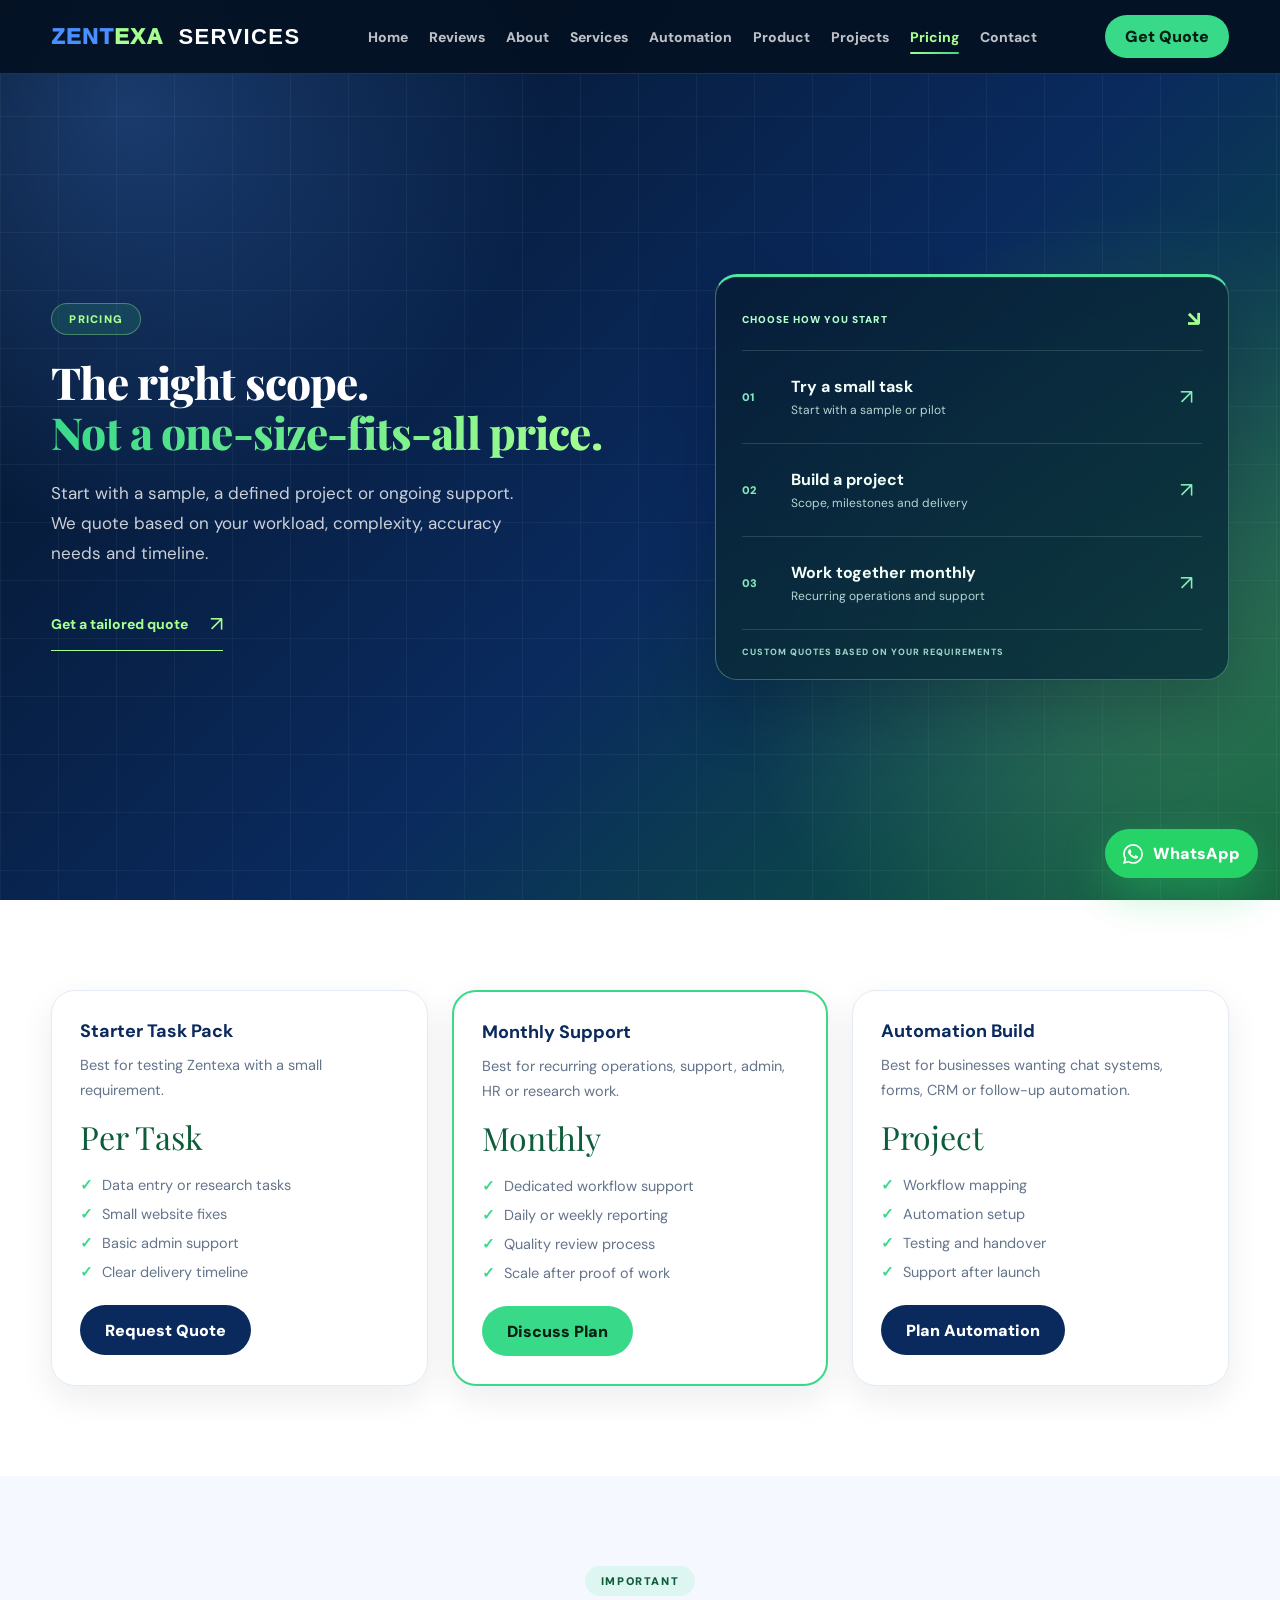
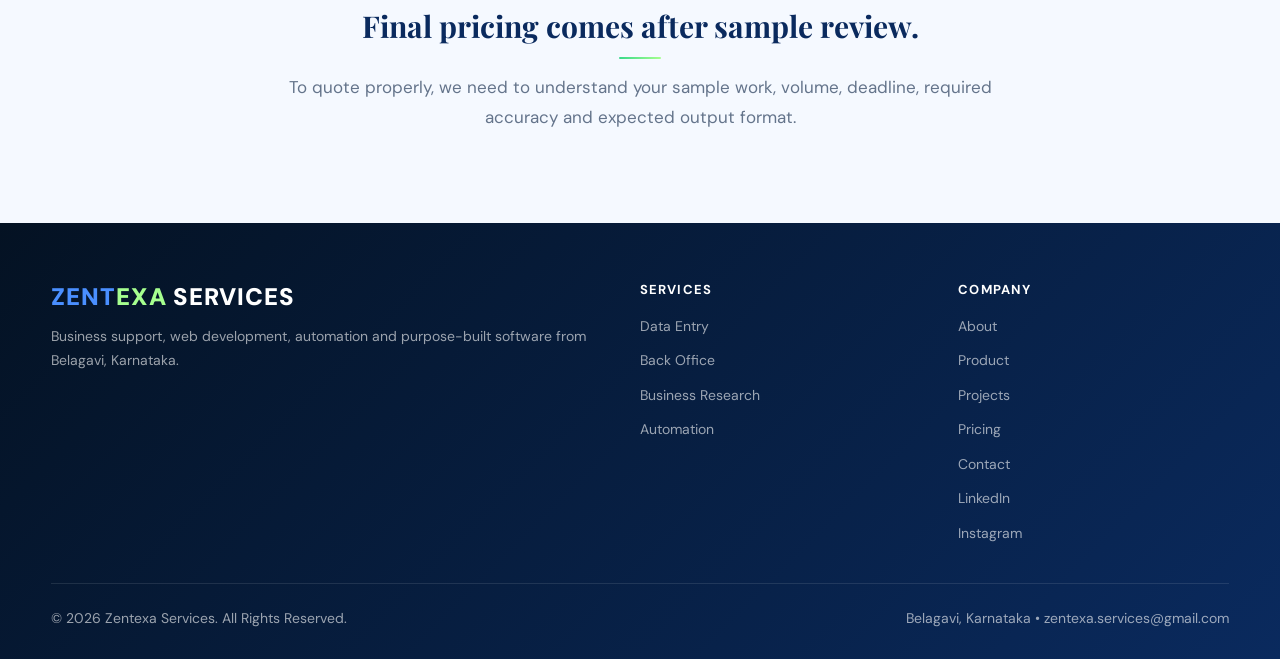
<file: pricing.html>
<!DOCTYPE html><html lang="en"><head><meta charset="UTF-8"><meta name="viewport" content="width=device-width,initial-scale=1.0"><title>Pricing | Zentexa Services</title><meta name="description" content="Flexible pricing for Zentexa Services including per-task, monthly support and automation project pricing."><link rel="preconnect" href="https://fonts.googleapis.com"><link rel="preconnect" href="https://fonts.gstatic.com" crossorigin><link href="https://fonts.googleapis.com/css2?family=Playfair+Display:wght@700;800&family=DM+Sans:wght@400;500;600;700;800;900&display=swap" rel="stylesheet"><link rel="stylesheet" href="assets/styles.css"></head><body><nav class="nav" id="siteNav"><div class="container nav-inner"><a class="brand" href="index.html"><span class="brand-text"><span class="zen">ZENT</span><span class="texa">EXA</span> <span class="svc">SERVICES</span></span></a><ul class="nav-links" id="navLinks"><li><a href="index.html">Home</a></li><li><a href="index.html#client-feedback">Reviews</a></li><li><a href="about.html">About</a></li><li><a href="our-services.html">Services</a></li><li><a href="automation.html">Automation</a></li><li><a href="product.html">Product</a></li><li><a href="portfolio.html">Projects</a></li><li><a class="active" href="pricing.html">Pricing</a></li><li><a href="get-in-touch.html">Contact</a></li></ul><a class="nav-cta" href="get-in-touch.html">Get Quote</a><button class="menu-btn" type="button" aria-controls="navLinks" aria-expanded="false" aria-label="Open menu"><span></span><span></span><span></span></button></div></nav><header class="page-hero signature-hero pricing-hero">
  <div class="container signature-inner pricing-layout">
    <div class="pricing-copy">
      <div class="badge">Pricing</div>
      <h1>The right scope.<br><span class="gradient">Not a one-size-fits-all price.</span></h1>
      <p>Start with a sample, a defined project or ongoing support. We quote based on your workload, complexity, accuracy needs and timeline.</p>
      <a class="pricing-action" href="get-in-touch.html#quote-form">Get a tailored quote <span aria-hidden="true">↗</span></a>
    </div>
    <div class="pricing-paths" aria-label="Ways to engage Zentexa Services">
      <div class="pricing-paths-label">CHOOSE HOW YOU START <a class="pricing-paths-quicklink" href="get-in-touch.html#quote-form" aria-label="Go to the quote request form">↘</a></div>
      <a class="pricing-path" href="get-in-touch.html#quote-form" aria-label="Try a small task — request a quote"><span class="pricing-path-number">01</span><div><strong>Try a small task</strong><span>Start with a sample or pilot</span></div><span class="pricing-path-symbol" aria-hidden="true">↗</span></a>
      <a class="pricing-path" href="get-in-touch.html#quote-form" aria-label="Build a project — request a quote"><span class="pricing-path-number">02</span><div><strong>Build a project</strong><span>Scope, milestones and delivery</span></div><span class="pricing-path-symbol" aria-hidden="true">↗</span></a>
      <a class="pricing-path" href="get-in-touch.html#quote-form" aria-label="Work together monthly — request a quote"><span class="pricing-path-number">03</span><div><strong>Work together monthly</strong><span>Recurring operations and support</span></div><span class="pricing-path-symbol" aria-hidden="true">↗</span></a>
      <div class="pricing-paths-note">CUSTOM QUOTES BASED ON YOUR REQUIREMENTS</div>
    </div>
  </div>
</header><section class="section"><div class="container"><div class="grid-3"><div class="price-card reveal"><h3>Starter Task Pack</h3><p>Best for testing Zentexa with a small requirement.</p><div class="price">Per Task</div><ul class="check"><li>Data entry or research tasks</li><li>Small website fixes</li><li>Basic admin support</li><li>Clear delivery timeline</li></ul><a class="btn btn-dark" href="get-in-touch.html#quote-form">Request Quote</a></div><div class="price-card reveal" style="border:2px solid var(--mint)"><h3>Monthly Support</h3><p>Best for recurring operations, support, admin, HR or research work.</p><div class="price">Monthly</div><ul class="check"><li>Dedicated workflow support</li><li>Daily or weekly reporting</li><li>Quality review process</li><li>Scale after proof of work</li></ul><a class="btn btn-primary" href="get-in-touch.html#quote-form">Discuss Plan</a></div><div class="price-card reveal"><h3>Automation Build</h3><p>Best for businesses wanting chat systems, forms, CRM or follow-up automation.</p><div class="price">Project</div><ul class="check"><li>Workflow mapping</li><li>Automation setup</li><li>Testing and handover</li><li>Support after launch</li></ul><a class="btn btn-dark" href="get-in-touch.html#quote-form">Plan Automation</a></div></div></div></section><section class="section soft"><div class="container center"><span class="eyebrow">Important</span><h2 class="title">Final pricing comes after sample review.</h2><p class="lead">To quote properly, we need to understand your sample work, volume, deadline, required accuracy and expected output format.</p></div></section><footer class="footer"><div class="container"><div class="footer-grid"><div><div class="logo"><span class="zen">ZENT</span><span class="texa">EXA</span> SERVICES</div><p>Business support, web development, automation and purpose-built software from Belagavi, Karnataka.</p></div><div><h4>SERVICES</h4><ul><li><a href="our-services.html">Data Entry</a></li><li><a href="our-services.html">Back Office</a></li><li><a href="our-services.html">Business Research</a></li><li><a href="automation.html">Automation</a></li></ul></div><div><h4>COMPANY</h4><ul><li><a href="about.html">About</a></li><li><a href="product.html">Product</a></li><li><a href="portfolio.html">Projects</a></li><li><a href="pricing.html">Pricing</a></li><li><a href="get-in-touch.html">Contact</a></li><li><a href="https://linkedin.com/company/zentexa-services" target="_blank" rel="noopener">LinkedIn</a></li><li><a href="https://www.instagram.com/zentexa.services?igsh=MWppNGJyMnM0Y2l2eA==" target="_blank" rel="noopener">Instagram</a></li></ul></div></div><div class="footer-bottom"><p>© 2026 Zentexa Services. All Rights Reserved.</p><p>Belagavi, Karnataka • zentexa.services@gmail.com</p></div></div></footer><a class="wa-float" href="https://wa.me/919972497914?text=Hi%20Zentexa%20Services%2C%20I%20want%20pricing%20details" target="_blank" rel="noopener" aria-label="Chat with Zentexa Services on WhatsApp"><svg class="wa-icon" viewBox="0 0 24 24" xmlns="http://www.w3.org/2000/svg" aria-hidden="true" focusable="false"><path fill="currentColor" d="M17.472 14.382c-.297-.149-1.758-.867-2.03-.967-.273-.099-.471-.148-.67.15-.197.297-.767.966-.94 1.164-.173.199-.347.223-.644.075-.297-.15-1.255-.463-2.39-1.475-.883-.788-1.48-1.761-1.653-2.059-.173-.297-.018-.458.13-.606.134-.133.298-.347.446-.52.149-.174.198-.298.298-.497.099-.198.05-.371-.025-.52-.075-.149-.669-1.612-.916-2.207-.242-.579-.487-.5-.669-.51-.173-.008-.371-.01-.57-.01-.198 0-.52.074-.792.372-.272.297-1.04 1.016-1.04 2.479 0 1.462 1.065 2.875 1.213 3.074.149.198 2.096 3.2 5.077 4.487.709.306 1.262.489 1.694.625.712.227 1.36.195 1.871.118.571-.085 1.758-.719 2.006-1.413.248-.694.248-1.289.173-1.413-.074-.124-.272-.198-.57-.347m-5.421 7.403h-.004a9.87 9.87 0 01-5.031-1.378l-.361-.214-3.741.982.998-3.648-.235-.374a9.86 9.86 0 01-1.51-5.26c.001-5.45 4.436-9.884 9.888-9.884 2.64 0 5.122 1.03 6.988 2.898a9.825 9.825 0 012.893 6.994c-.003 5.45-4.437 9.884-9.885 9.884m8.413-18.297A11.815 11.815 0 0012.05 0C5.495 0 .16 5.335.157 11.892c0 2.096.547 4.142 1.588 5.945L.057 24l6.305-1.654a11.882 11.882 0 005.683 1.448h.005c6.554 0 11.89-5.335 11.893-11.893a11.821 11.821 0 00-3.48-8.413Z"/></svg> <span class="wa-text">WhatsApp</span></a><script src="assets/script.js"></script></body></html>
</file>
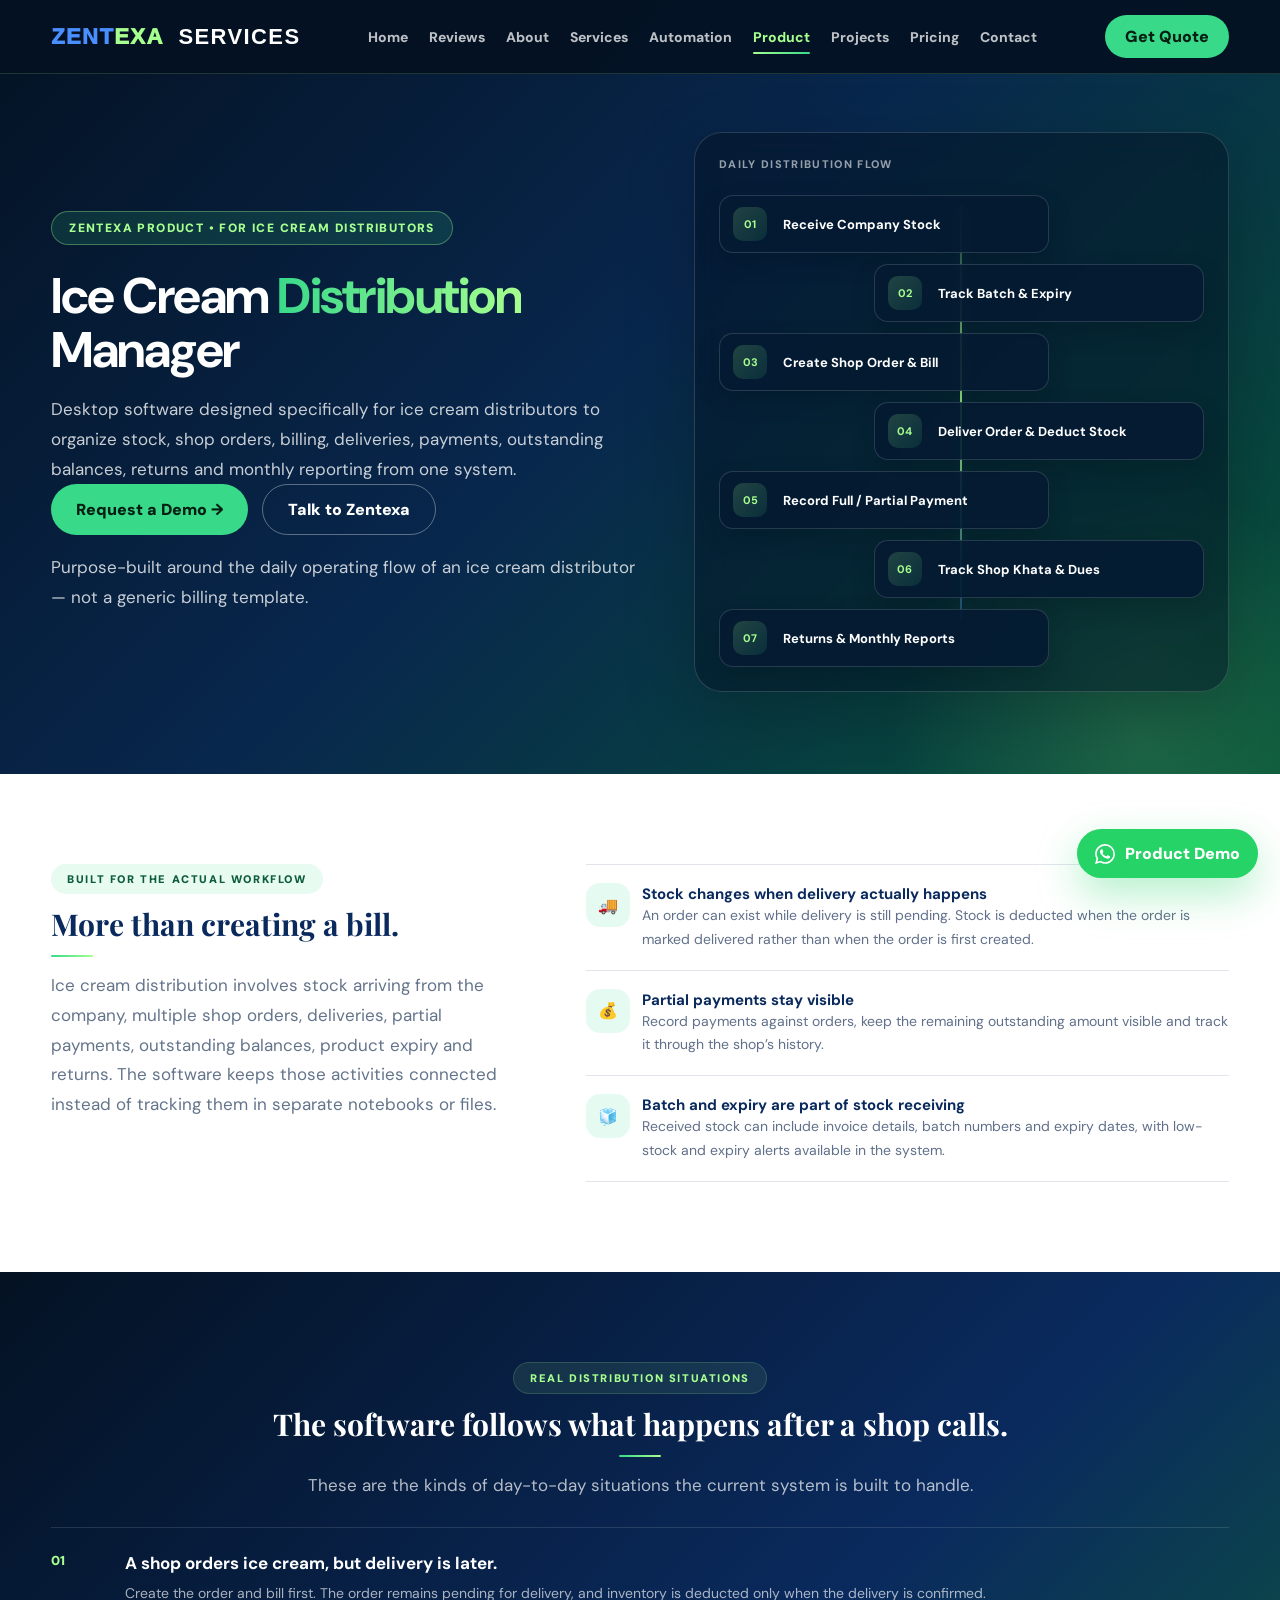
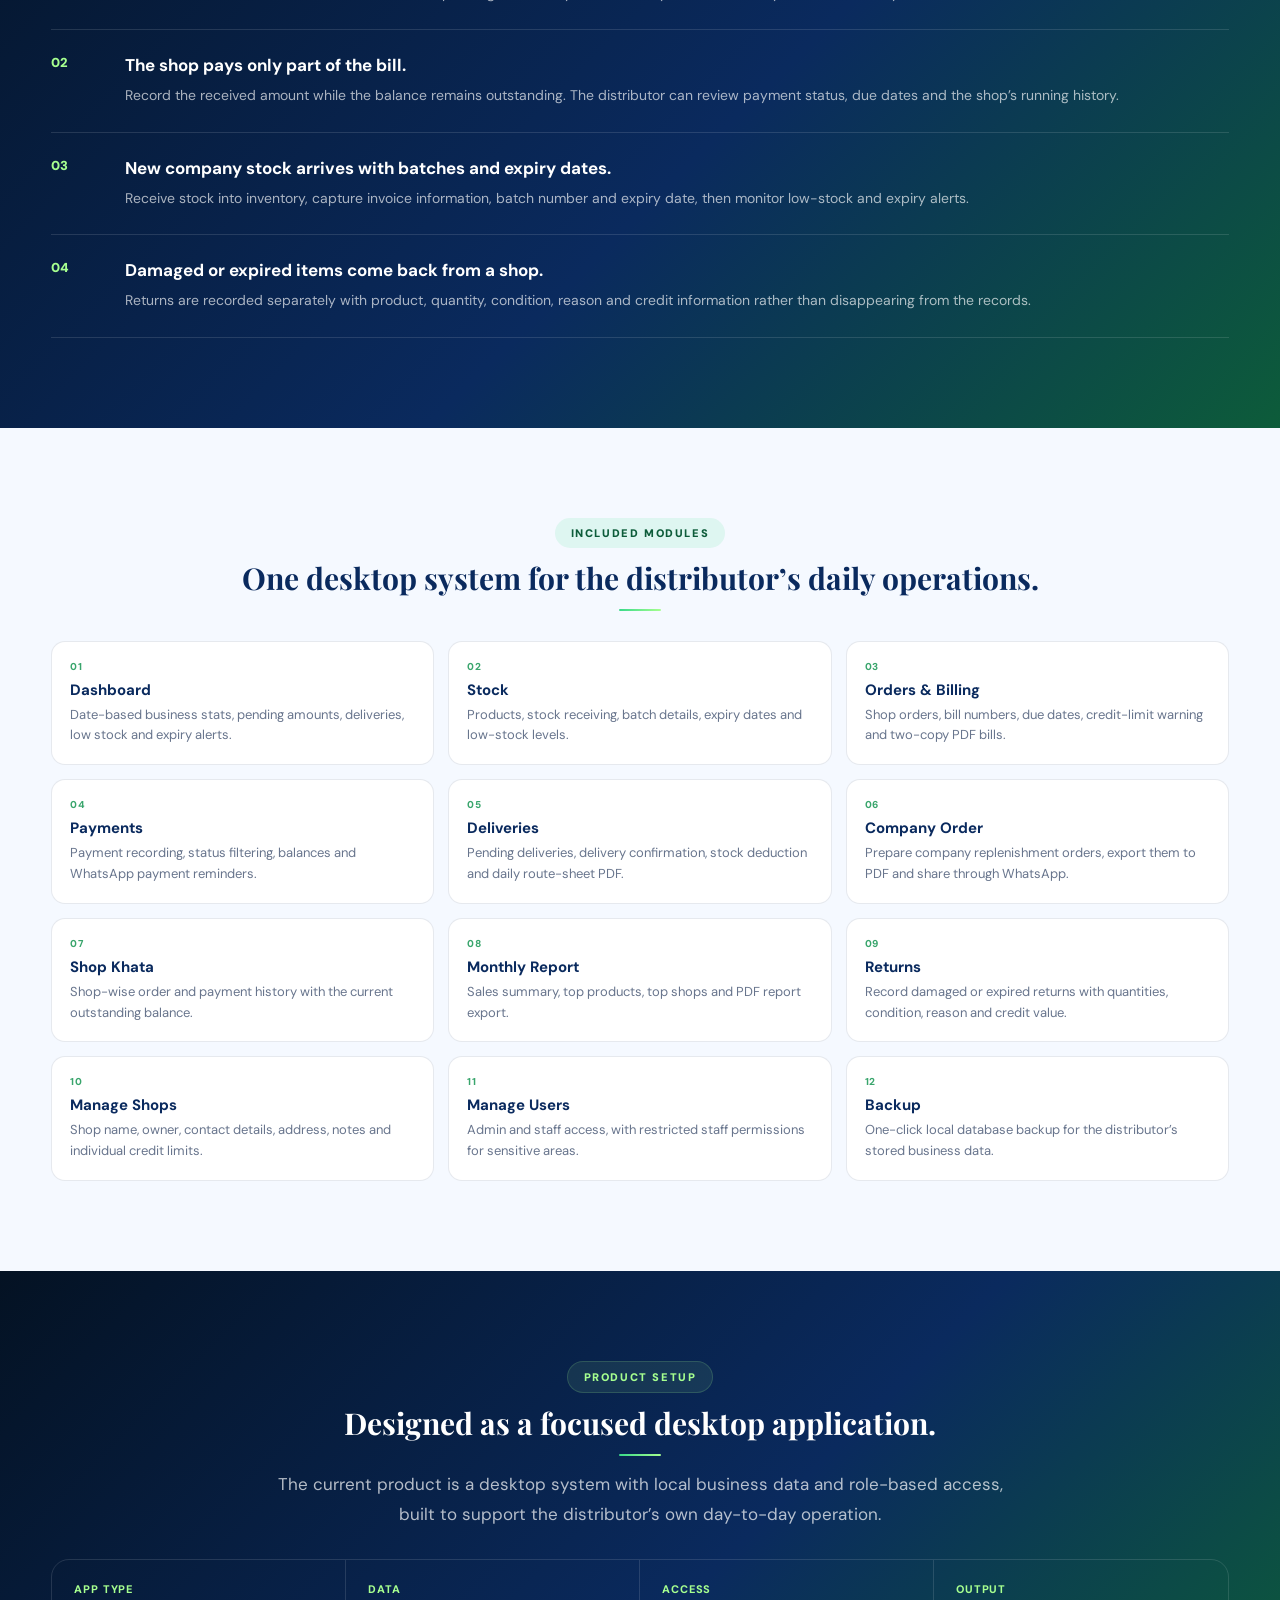
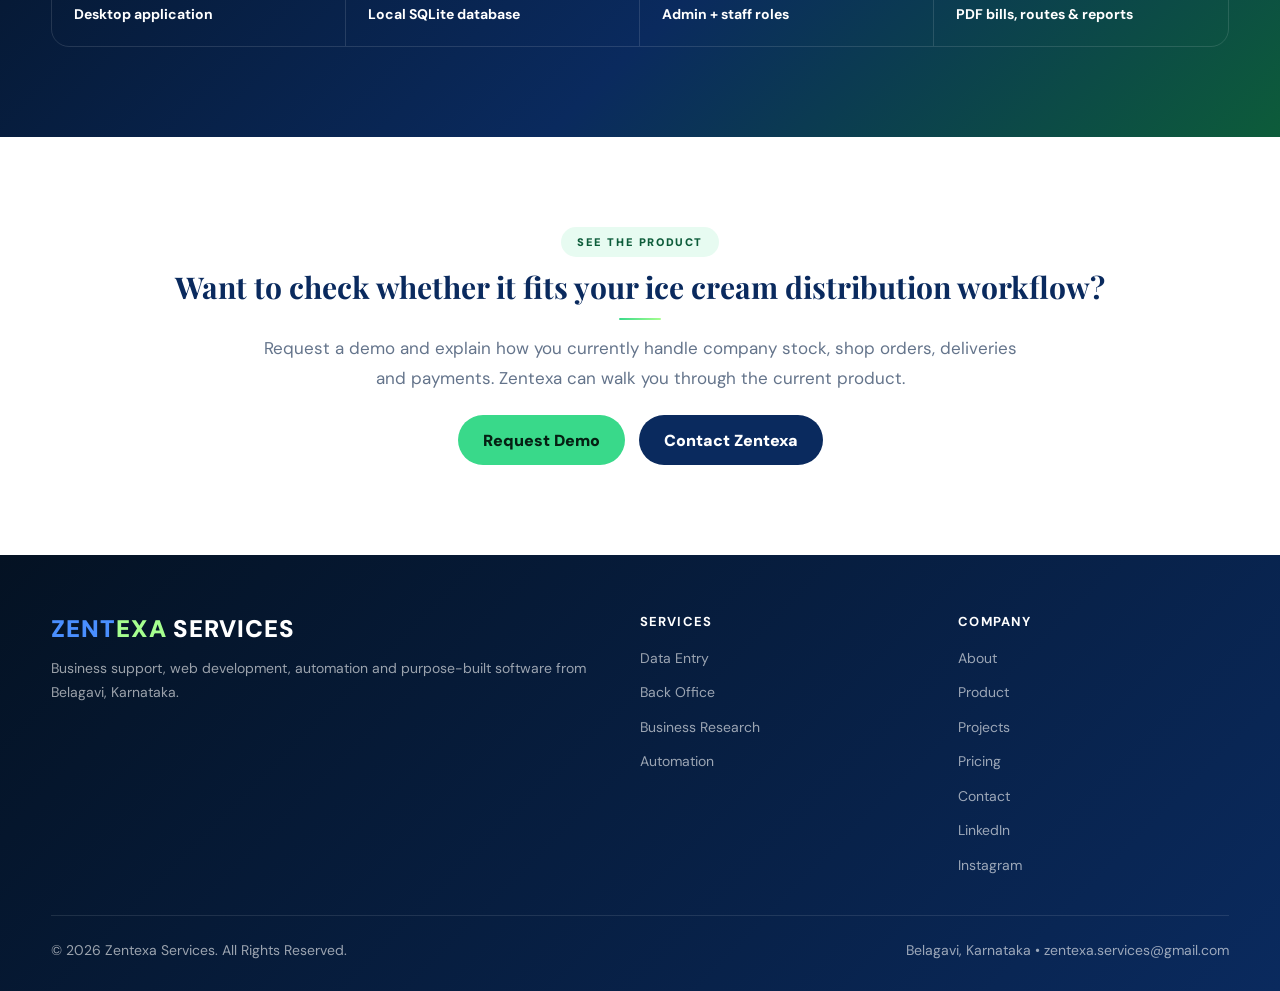
<file: product.html>
<!DOCTYPE html><html lang="en"><head><meta charset="UTF-8"><meta name="viewport" content="width=device-width,initial-scale=1.0"><title>Ice Cream Distribution Manager | Zentexa Services</title><meta name="description" content="Desktop software designed specifically for ice cream distributors to manage stock, shop orders, billing, deliveries, payments, Shop Khata, returns and reporting."><meta name="keywords" content="ice cream distributor software, ice cream distribution software, Ice Cream Distribution Manager, shop khata software, ice cream stock management"><link rel="canonical" href="https://zentexaservices.vercel.app/product.html"><link rel="preconnect" href="https://fonts.googleapis.com"><link rel="preconnect" href="https://fonts.gstatic.com" crossorigin><link href="https://fonts.googleapis.com/css2?family=Playfair+Display:wght@700;800&family=DM+Sans:wght@400;500;600;700;800;900&display=swap" rel="stylesheet"><link rel="stylesheet" href="assets/styles.css"><link rel="stylesheet" href="assets/motion.css"><link rel="stylesheet" href="assets/product.css"></head><body class="product-page"><nav class="nav" id="siteNav"><div class="container nav-inner"><a class="brand" href="index.html"><span class="brand-text"><span class="zen">ZENT</span><span class="texa">EXA</span> <span class="svc">SERVICES</span></span></a><ul class="nav-links" id="navLinks"><li><a href="index.html">Home</a></li><li><a href="index.html#client-feedback">Reviews</a></li><li><a href="about.html">About</a></li><li><a href="our-services.html">Services</a></li><li><a href="automation.html">Automation</a></li><li><a class="active" href="product.html">Product</a></li><li><a href="portfolio.html">Projects</a></li><li><a href="pricing.html">Pricing</a></li><li><a href="get-in-touch.html">Contact</a></li></ul><a class="nav-cta" href="get-in-touch.html">Get Quote</a><button class="menu-btn" type="button" aria-controls="navLinks" aria-expanded="false" aria-label="Open menu"><span></span><span></span><span></span></button></div></nav><header class="product-hero"><div class="container product-hero-grid"><div><div class="badge">Zentexa Product • For Ice Cream Distributors</div><h1>Ice Cream <span class="gradient">Distribution</span> Manager</h1><p>Desktop software designed specifically for ice cream distributors to organize stock, shop orders, billing, deliveries, payments, outstanding balances, returns and monthly reporting from one system.</p><div class="btn-row"><a class="btn btn-primary" href="https://wa.me/919972497914?text=Hi%20Zentexa%20Services%2C%20I%20want%20a%20demo%20of%20the%20Ice%20Cream%20Distribution%20Manager" target="_blank" rel="noopener">Request a Demo →</a><a class="btn btn-outline" href="get-in-touch.html">Talk to Zentexa</a></div><p class="product-note">Purpose-built around the daily operating flow of an ice cream distributor — not a generic billing template.</p></div><div class="product-flow reveal" aria-label="Ice cream distribution workflow"><div class="product-flow-label">Daily distribution flow</div><div class="flow-stack"><div class="flow-step"><b>01</b><span>Receive Company Stock</span></div><div class="flow-step"><b>02</b><span>Track Batch & Expiry</span></div><div class="flow-step"><b>03</b><span>Create Shop Order & Bill</span></div><div class="flow-step"><b>04</b><span>Deliver Order & Deduct Stock</span></div><div class="flow-step"><b>05</b><span>Record Full / Partial Payment</span></div><div class="flow-step"><b>06</b><span>Track Shop Khata & Dues</span></div><div class="flow-step"><b>07</b><span>Returns & Monthly Reports</span></div></div></div></div></header><section class="section"><div class="container product-intro"><div><span class="eyebrow">Built for the actual workflow</span><h2 class="title">More than creating a bill.</h2><p class="lead">Ice cream distribution involves stock arriving from the company, multiple shop orders, deliveries, partial payments, outstanding balances, product expiry and returns. The software keeps those activities connected instead of tracking them in separate notebooks or files.</p></div><div class="product-facts"><div class="product-fact reveal"><div class="point-icon">🚚</div><div><strong>Stock changes when delivery actually happens</strong><p>An order can exist while delivery is still pending. Stock is deducted when the order is marked delivered rather than when the order is first created.</p></div></div><div class="product-fact reveal"><div class="point-icon">💰</div><div><strong>Partial payments stay visible</strong><p>Record payments against orders, keep the remaining outstanding amount visible and track it through the shop’s history.</p></div></div><div class="product-fact reveal"><div class="point-icon">🧊</div><div><strong>Batch and expiry are part of stock receiving</strong><p>Received stock can include invoice details, batch numbers and expiry dates, with low-stock and expiry alerts available in the system.</p></div></div></div></div></section><section class="section dark-section"><div class="container"><div class="center"><span class="eyebrow">Real distribution situations</span><h2 class="title">The software follows what happens after a shop calls.</h2><p class="lead">These are the kinds of day-to-day situations the current system is built to handle.</p></div><div class="scenario-list"><div class="scenario reveal"><div class="scenario-num">01</div><div><h3>A shop orders ice cream, but delivery is later.</h3><p>Create the order and bill first. The order remains pending for delivery, and inventory is deducted only when the delivery is confirmed.</p></div></div><div class="scenario reveal"><div class="scenario-num">02</div><div><h3>The shop pays only part of the bill.</h3><p>Record the received amount while the balance remains outstanding. The distributor can review payment status, due dates and the shop’s running history.</p></div></div><div class="scenario reveal"><div class="scenario-num">03</div><div><h3>New company stock arrives with batches and expiry dates.</h3><p>Receive stock into inventory, capture invoice information, batch number and expiry date, then monitor low-stock and expiry alerts.</p></div></div><div class="scenario reveal"><div class="scenario-num">04</div><div><h3>Damaged or expired items come back from a shop.</h3><p>Returns are recorded separately with product, quantity, condition, reason and credit information rather than disappearing from the records.</p></div></div></div></div></section><section class="section soft"><div class="container"><div class="center"><span class="eyebrow">Included modules</span><h2 class="title">One desktop system for the distributor’s daily operations.</h2></div><div class="module-grid"><div class="module reveal"><small>01</small><strong>Dashboard</strong><p>Date-based business stats, pending amounts, deliveries, low stock and expiry alerts.</p></div><div class="module reveal"><small>02</small><strong>Stock</strong><p>Products, stock receiving, batch details, expiry dates and low-stock levels.</p></div><div class="module reveal"><small>03</small><strong>Orders & Billing</strong><p>Shop orders, bill numbers, due dates, credit-limit warning and two-copy PDF bills.</p></div><div class="module reveal"><small>04</small><strong>Payments</strong><p>Payment recording, status filtering, balances and WhatsApp payment reminders.</p></div><div class="module reveal"><small>05</small><strong>Deliveries</strong><p>Pending deliveries, delivery confirmation, stock deduction and daily route-sheet PDF.</p></div><div class="module reveal"><small>06</small><strong>Company Order</strong><p>Prepare company replenishment orders, export them to PDF and share through WhatsApp.</p></div><div class="module reveal"><small>07</small><strong>Shop Khata</strong><p>Shop-wise order and payment history with the current outstanding balance.</p></div><div class="module reveal"><small>08</small><strong>Monthly Report</strong><p>Sales summary, top products, top shops and PDF report export.</p></div><div class="module reveal"><small>09</small><strong>Returns</strong><p>Record damaged or expired returns with quantities, condition, reason and credit value.</p></div><div class="module reveal"><small>10</small><strong>Manage Shops</strong><p>Shop name, owner, contact details, address, notes and individual credit limits.</p></div><div class="module reveal"><small>11</small><strong>Manage Users</strong><p>Admin and staff access, with restricted staff permissions for sensitive areas.</p></div><div class="module reveal"><small>12</small><strong>Backup</strong><p>One-click local database backup for the distributor’s stored business data.</p></div></div></div></section><section class="section dark-section"><div class="container"><div class="center"><span class="eyebrow">Product setup</span><h2 class="title">Designed as a focused desktop application.</h2><p class="lead">The current product is a desktop system with local business data and role-based access, built to support the distributor’s own day-to-day operation.</p></div><div class="product-tech-strip"><div class="product-tech-item"><span>APP TYPE</span><strong>Desktop application</strong></div><div class="product-tech-item"><span>DATA</span><strong>Local SQLite database</strong></div><div class="product-tech-item"><span>ACCESS</span><strong>Admin + staff roles</strong></div><div class="product-tech-item"><span>OUTPUT</span><strong>PDF bills, routes & reports</strong></div></div></div></section><section class="section"><div class="container center"><span class="eyebrow">See the product</span><h2 class="title">Want to check whether it fits your ice cream distribution workflow?</h2><p class="lead">Request a demo and explain how you currently handle company stock, shop orders, deliveries and payments. Zentexa can walk you through the current product.</p><br><div class="btn-row" style="justify-content:center"><a class="btn btn-primary" href="https://wa.me/919972497914?text=Hi%20Zentexa%20Services%2C%20I%20want%20a%20demo%20of%20the%20Ice%20Cream%20Distribution%20Manager" target="_blank" rel="noopener">Request Demo</a><a class="btn btn-dark" href="get-in-touch.html">Contact Zentexa</a></div></div></section><footer class="footer"><div class="container"><div class="footer-grid"><div><div class="logo"><span class="zen">ZENT</span><span class="texa">EXA</span> SERVICES</div><p>Business support, web development, automation and purpose-built software from Belagavi, Karnataka.</p></div><div><h4>SERVICES</h4><ul><li><a href="our-services.html">Data Entry</a></li><li><a href="our-services.html">Back Office</a></li><li><a href="our-services.html">Business Research</a></li><li><a href="automation.html">Automation</a></li></ul></div><div><h4>COMPANY</h4><ul><li><a href="about.html">About</a></li><li><a href="product.html">Product</a></li><li><a href="portfolio.html">Projects</a></li><li><a href="pricing.html">Pricing</a></li><li><a href="get-in-touch.html">Contact</a></li><li><a href="https://linkedin.com/company/zentexa-services" target="_blank" rel="noopener">LinkedIn</a></li><li><a href="https://www.instagram.com/zentexa.services?igsh=MWppNGJyMnM0Y2l2eA==" target="_blank" rel="noopener">Instagram</a></li></ul></div></div><div class="footer-bottom"><p>© 2026 Zentexa Services. All Rights Reserved.</p><p>Belagavi, Karnataka • zentexa.services@gmail.com</p></div></div></footer><a class="wa-float" href="https://wa.me/919972497914?text=Hi%20Zentexa%20Services%2C%20I%20want%20a%20demo%20of%20the%20Ice%20Cream%20Distribution%20Manager" target="_blank" rel="noopener" aria-label="Chat with Zentexa Services on WhatsApp"><svg class="wa-icon" viewBox="0 0 24 24" xmlns="http://www.w3.org/2000/svg" aria-hidden="true" focusable="false"><path fill="currentColor" d="M17.472 14.382c-.297-.149-1.758-.867-2.03-.967-.273-.099-.471-.148-.67.15-.197.297-.767.966-.94 1.164-.173.199-.347.223-.644.075-.297-.15-1.255-.463-2.39-1.475-.883-.788-1.48-1.761-1.653-2.059-.173-.297-.018-.458.13-.606.134-.133.298-.347.446-.52.149-.174.198-.298.298-.497.099-.198.05-.371-.025-.52-.075-.149-.669-1.612-.916-2.207-.242-.579-.487-.5-.669-.51-.173-.008-.371-.01-.57-.01-.198 0-.52.074-.792.372-.272.297-1.04 1.016-1.04 2.479 0 1.462 1.065 2.875 1.213 3.074.149.198 2.096 3.2 5.077 4.487.709.306 1.262.489 1.694.625.712.227 1.36.195 1.871.118.571-.085 1.758-.719 2.006-1.413.248-.694.248-1.289.173-1.413-.074-.124-.272-.198-.57-.347m-5.421 7.403h-.004a9.87 9.87 0 01-5.031-1.378l-.361-.214-3.741.982.998-3.648-.235-.374a9.86 9.86 0 01-1.51-5.26c.001-5.45 4.436-9.884 9.888-9.884 2.64 0 5.122 1.03 6.988 2.898a9.825 9.825 0 012.893 6.994c-.003 5.45-4.437 9.884-9.885 9.884m8.413-18.297A11.815 11.815 0 0012.05 0C5.495 0 .16 5.335.157 11.892c0 2.096.547 4.142 1.588 5.945L.057 24l6.305-1.654a11.882 11.882 0 005.683 1.448h.005c6.554 0 11.89-5.335 11.893-11.893a11.821 11.821 0 00-3.48-8.413Z"/></svg> <span class="wa-text">Product Demo</span></a><script src="assets/script.js"></script></body></html>
</file>
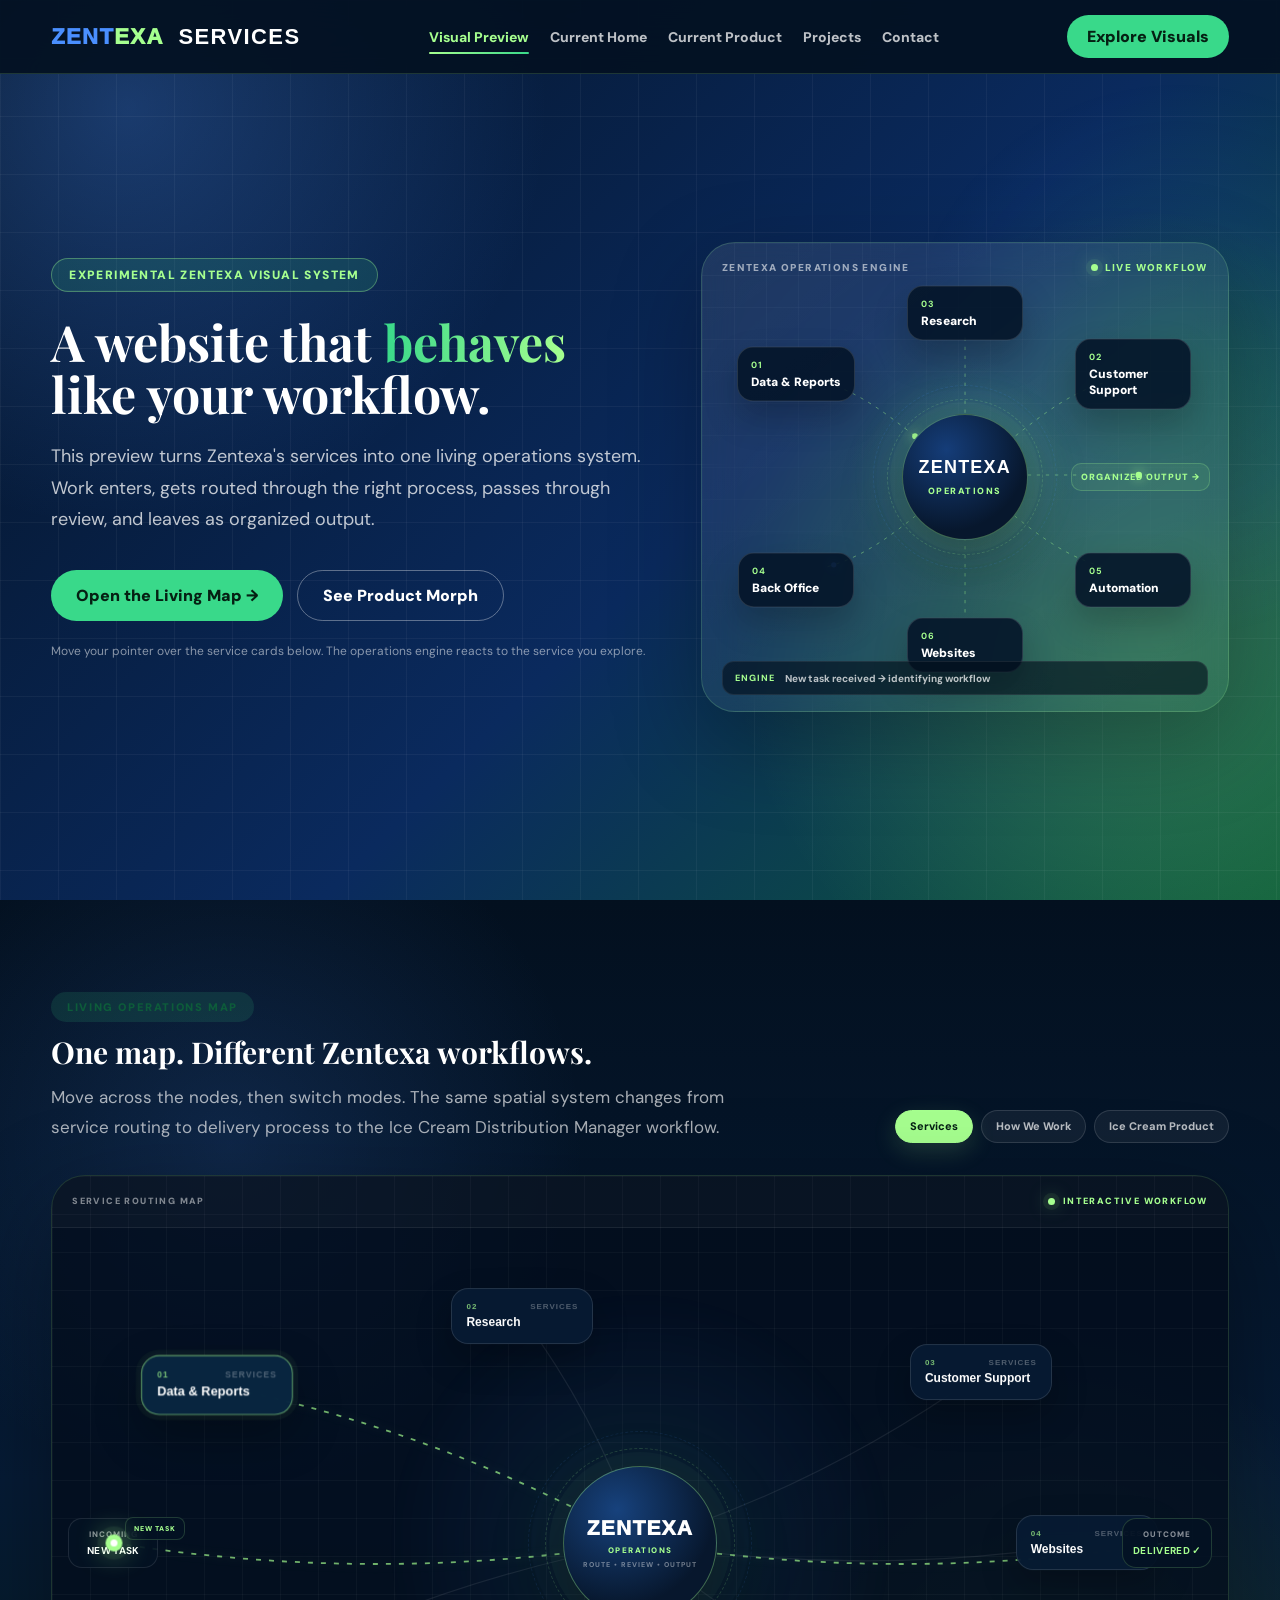
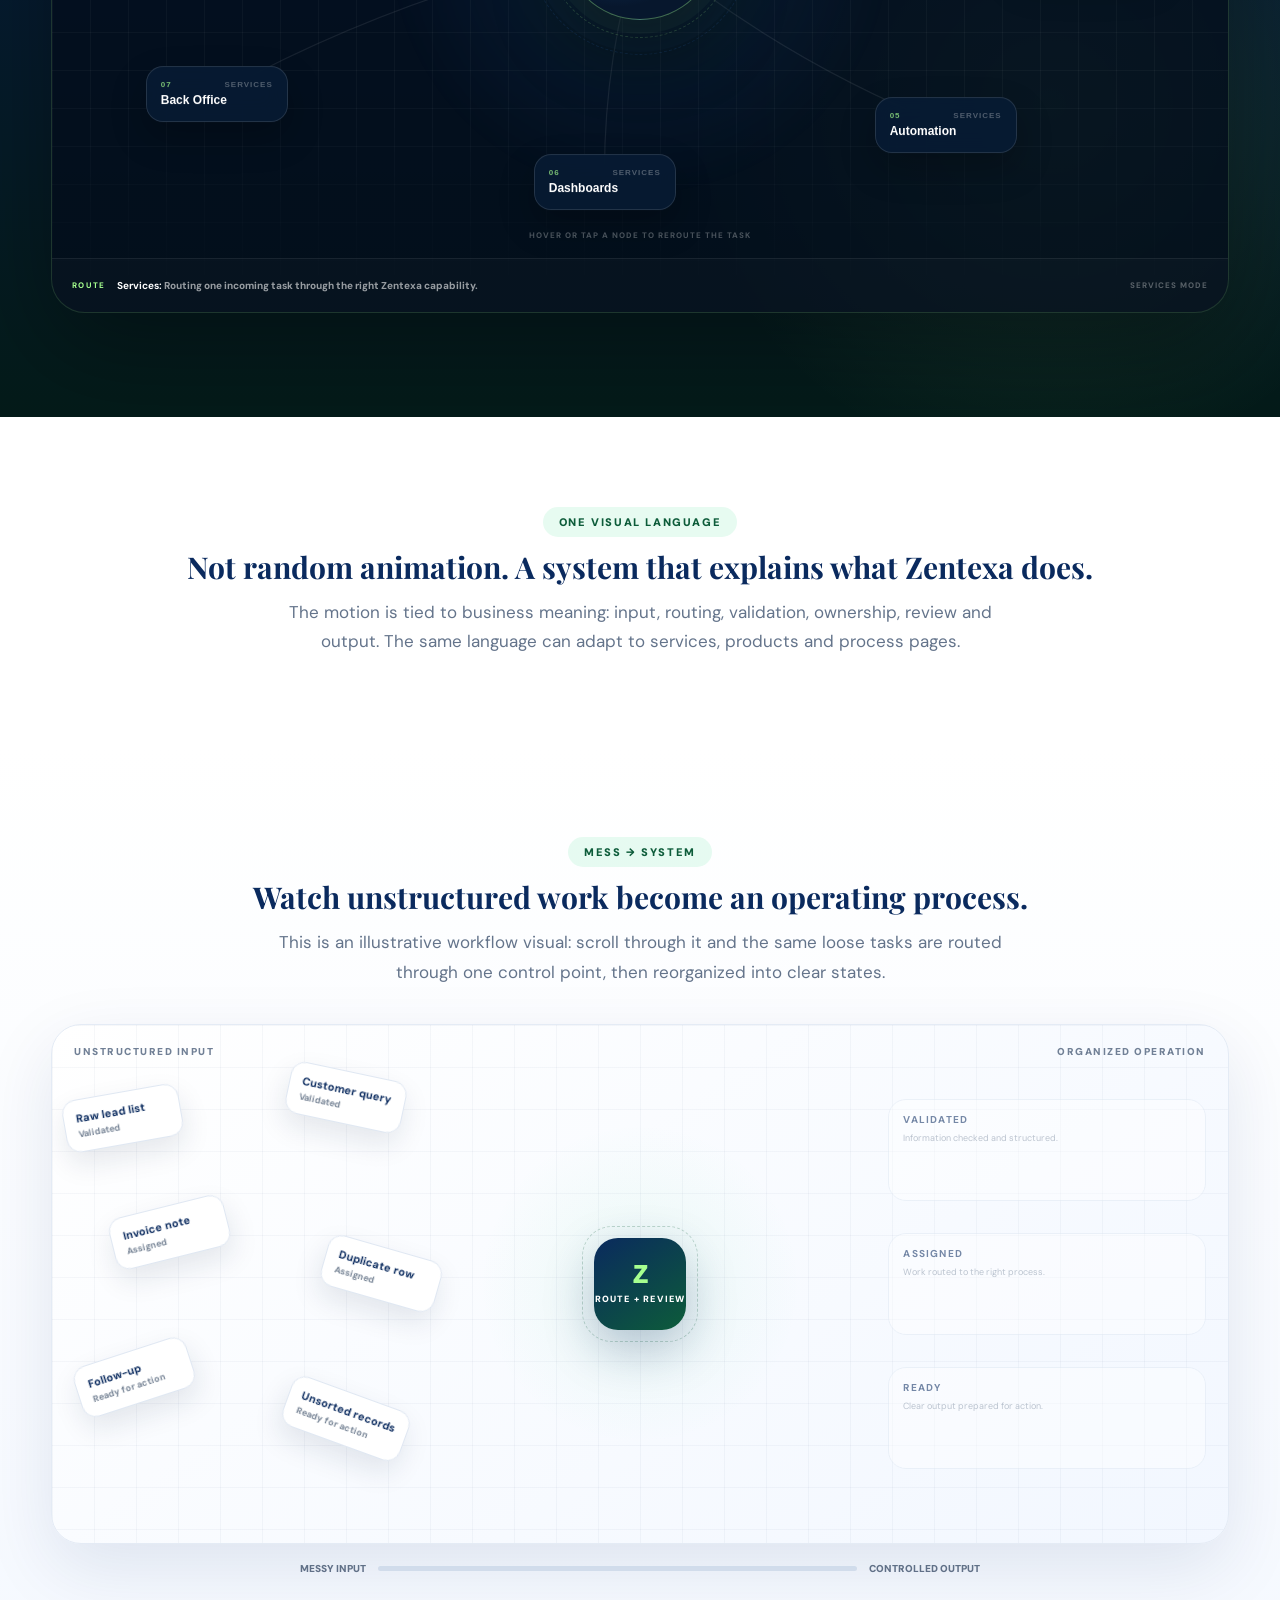
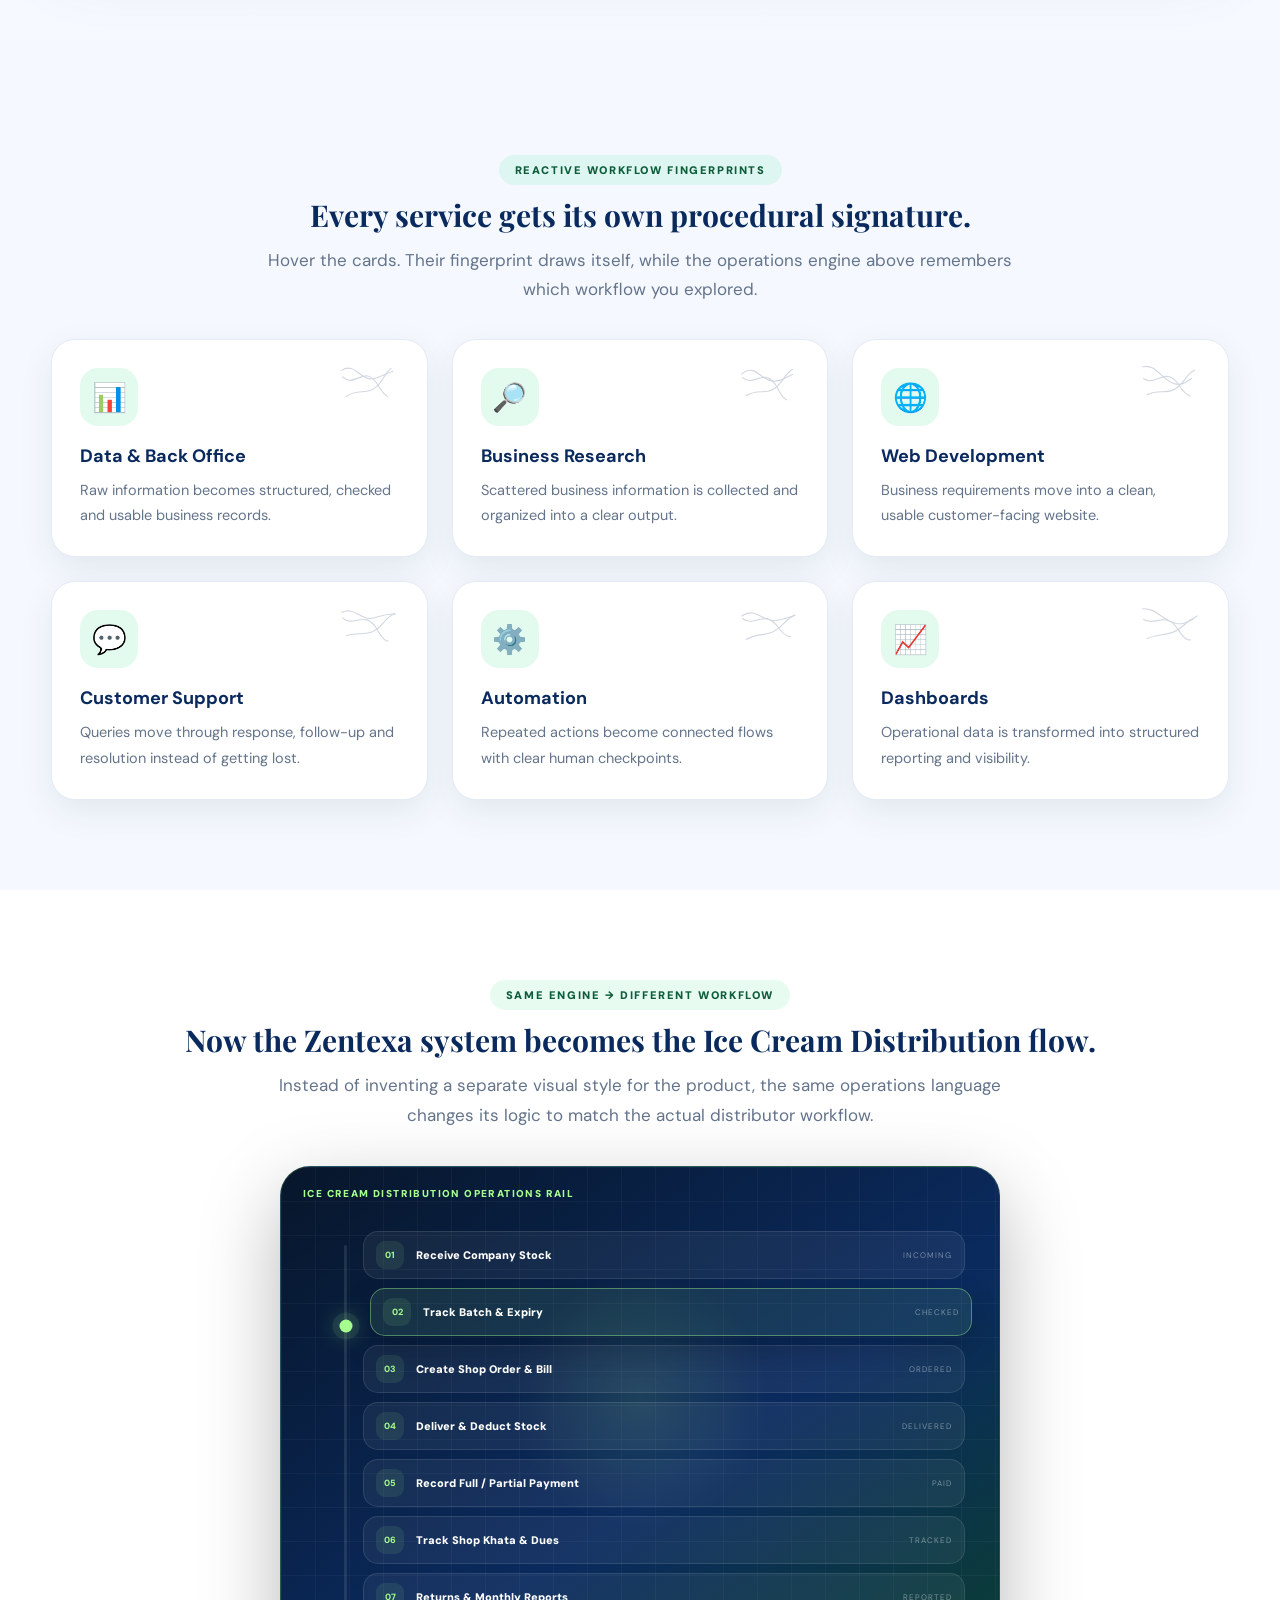
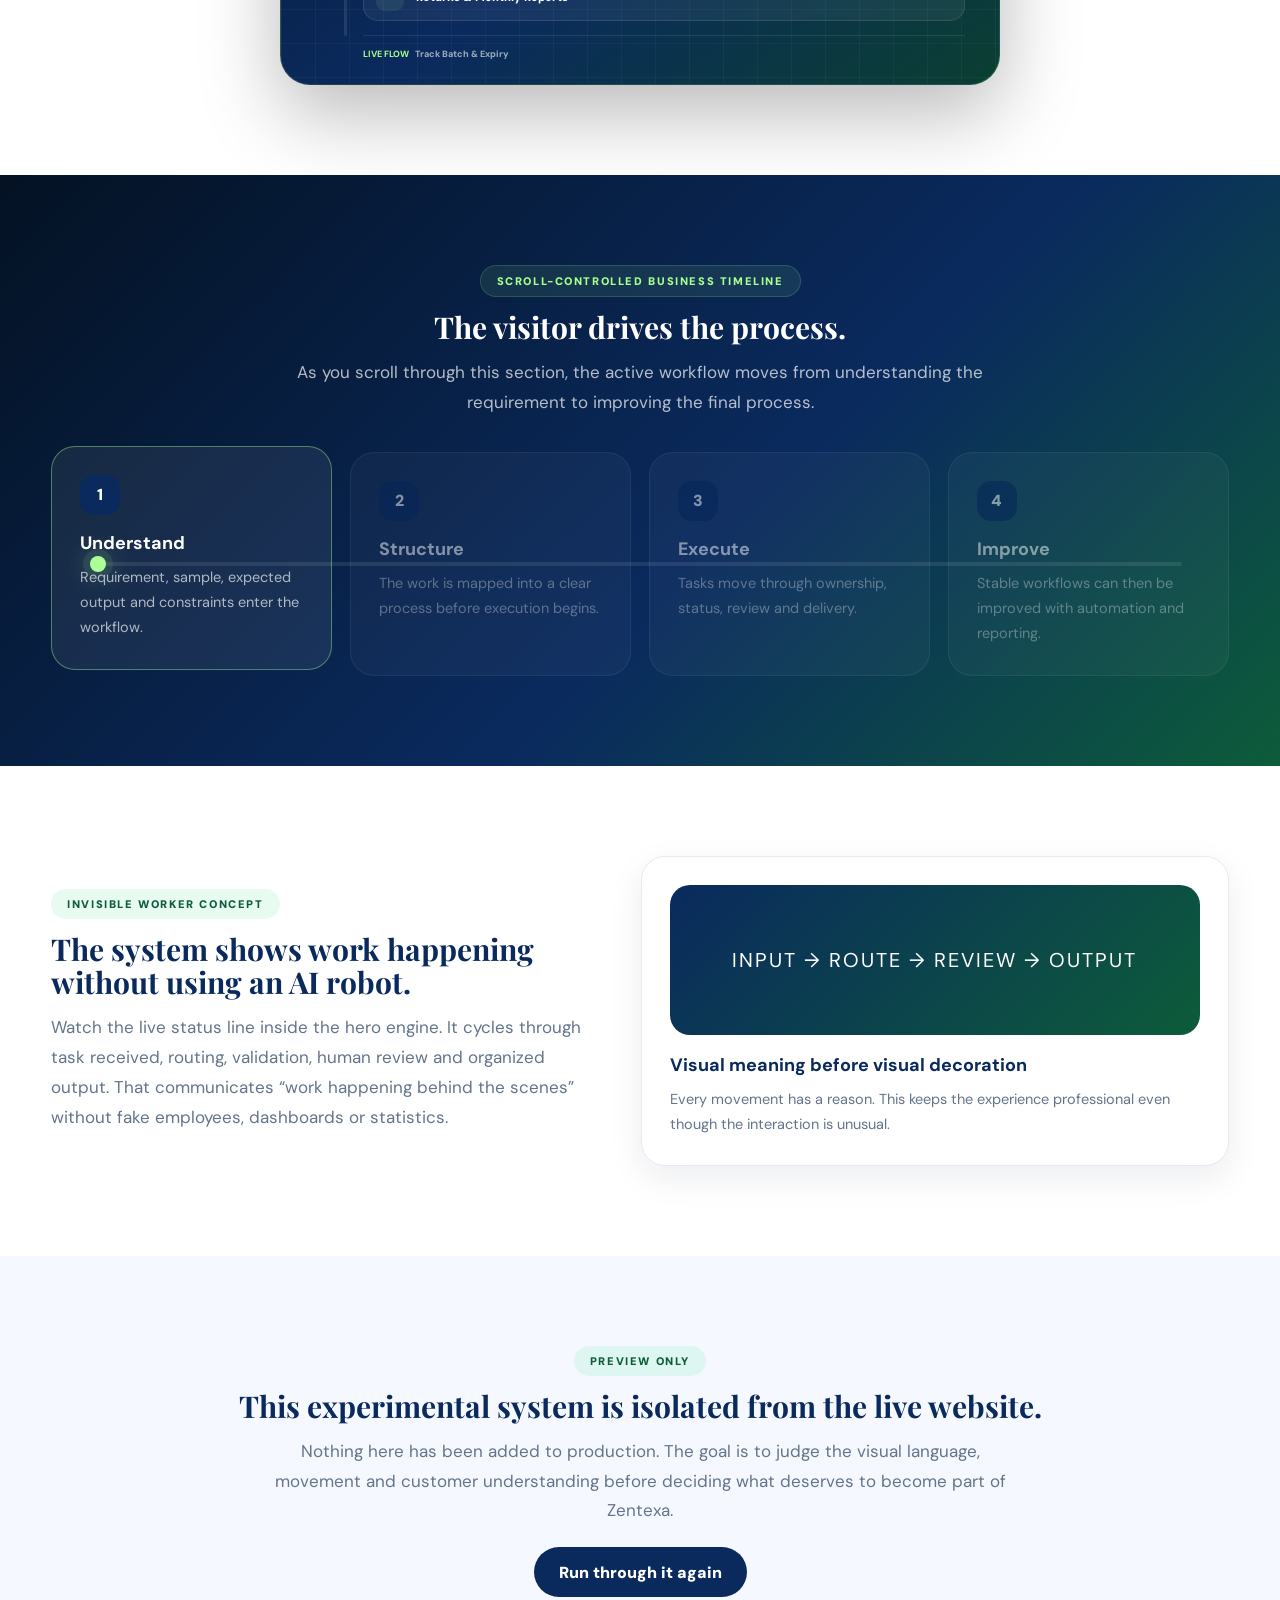
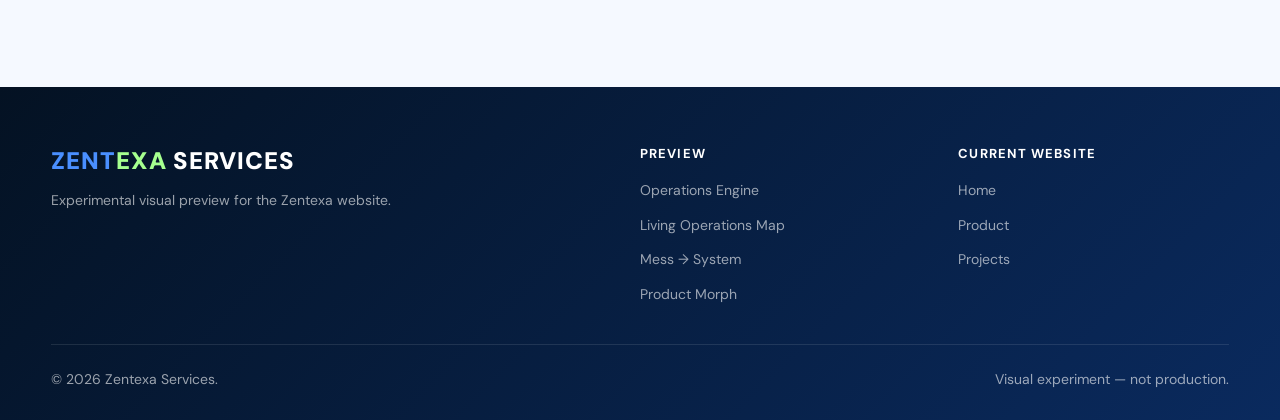
<file: visual-preview.html>
<!DOCTYPE html>
<html lang="en">
<head>
<meta charset="UTF-8">
<meta name="viewport" content="width=device-width,initial-scale=1.0">
<meta name="robots" content="noindex,nofollow">
<title>Zentexa Living Operations Visual Preview</title>
<link rel="preconnect" href="https://fonts.googleapis.com">
<link rel="preconnect" href="https://fonts.gstatic.com" crossorigin>
<link href="https://fonts.googleapis.com/css2?family=Playfair+Display:wght@700;800&family=DM+Sans:wght@400;500;600;700;800;900&display=swap" rel="stylesheet">
<link rel="stylesheet" href="assets/styles.css">
<link rel="stylesheet" href="assets/motion.css">
<link rel="stylesheet" href="assets/product.css">
<link rel="stylesheet" href="assets/operations-engine.css">
<link rel="stylesheet" href="assets/operations-map.css">
</head>
<body class="home-page product-page">
<nav class="nav" id="siteNav"><div class="container nav-inner"><a class="brand" href="visual-preview.html"><span class="brand-text"><span class="zen">ZENT</span><span class="texa">EXA</span> <span class="svc">SERVICES</span></span></a><ul class="nav-links" id="navLinks"><li><a class="active" href="visual-preview.html">Visual Preview</a></li><li><a href="index.html">Current Home</a></li><li><a href="product.html">Current Product</a></li><li><a href="portfolio.html">Projects</a></li><li><a href="get-in-touch.html">Contact</a></li></ul><a class="nav-cta" href="#visual-lab">Explore Visuals</a><button class="menu-btn" onclick="document.getElementById('navLinks').classList.toggle('open')" aria-label="Open menu"><span></span><span></span><span></span></button></div></nav>

<header class="hero" id="visual-lab"><div class="container hero-inner hero-grid"><div><div class="badge">Experimental Zentexa Visual System</div><h1>A website that <span class="gradient">behaves</span><br>like your workflow.</h1><p>This preview turns Zentexa's services into one living operations system. Work enters, gets routed through the right process, passes through review, and leaves as organized output.</p><div class="btn-row"><a class="btn btn-primary" href="#mess-system">Scroll through the system →</a><a class="btn btn-outline" href="#product-morph">See Product Morph</a></div><p style="margin-top:20px;font-size:12px;color:rgba(255,255,255,.52)">Move your pointer over the service cards below. The operations engine reacts to the service you explore.</p></div><div class="hero-card"><div class="glass"><h3>Loading operations engine…</h3><p>The preview script replaces this panel with the live Zentexa workflow.</p></div></div></div></header>

<section class="section"><div class="container center"><span class="eyebrow">One visual language</span><h2 class="title">Not random animation. A system that explains what Zentexa does.</h2><p class="lead">The motion is tied to business meaning: input, routing, validation, ownership, review and output. The same language can adapt to services, products and process pages.</p></div></section>

<section class="section soft"><div class="container"><div class="center"><span class="eyebrow">Reactive workflow fingerprints</span><h2 class="title">Every service gets its own procedural signature.</h2><p class="lead">Hover the cards. Their fingerprint draws itself, while the operations engine above remembers which workflow you explored.</p></div><div class="grid-3" style="margin-top:34px"><div class="card"><div class="icon">📊</div><h3>Data & Back Office</h3><p>Raw information becomes structured, checked and usable business records.</p></div><div class="card"><div class="icon">🔎</div><h3>Business Research</h3><p>Scattered business information is collected and organized into a clear output.</p></div><div class="card"><div class="icon">🌐</div><h3>Web Development</h3><p>Business requirements move into a clean, usable customer-facing website.</p></div><div class="card"><div class="icon">💬</div><h3>Customer Support</h3><p>Queries move through response, follow-up and resolution instead of getting lost.</p></div><div class="card"><div class="icon">⚙️</div><h3>Automation</h3><p>Repeated actions become connected flows with clear human checkpoints.</p></div><div class="card"><div class="icon">📈</div><h3>Dashboards</h3><p>Operational data is transformed into structured reporting and visibility.</p></div></div></div></section>

<section id="product-morph" class="section product-preview"><div class="container"><div class="center"><span class="eyebrow">Same engine → different workflow</span><h2 class="title">Now the Zentexa system becomes the Ice Cream Distribution flow.</h2><p class="lead">Instead of inventing a separate visual style for the product, the same operations language changes its logic to match the actual distributor workflow.</p></div><div style="max-width:720px;margin:36px auto 0"><div class="product-flow" aria-label="Ice cream distribution workflow"><div class="product-flow-label">Daily distribution flow</div><div class="flow-stack"><div class="flow-step"><b>01</b><span>Receive Company Stock</span></div><div class="flow-step"><b>02</b><span>Track Batch & Expiry</span></div><div class="flow-step"><b>03</b><span>Create Shop Order & Bill</span></div><div class="flow-step"><b>04</b><span>Deliver Order & Deduct Stock</span></div><div class="flow-step"><b>05</b><span>Record Full / Partial Payment</span></div><div class="flow-step"><b>06</b><span>Track Shop Khata & Dues</span></div><div class="flow-step"><b>07</b><span>Returns & Monthly Reports</span></div></div></div></div></div></section>

<section class="section dark-section"><div class="container"><div class="center"><span class="eyebrow">Scroll-controlled business timeline</span><h2 class="title">The visitor drives the process.</h2><p class="lead">As you scroll through this section, the active workflow moves from understanding the requirement to improving the final process.</p></div><div class="grid-4" style="margin-top:34px"><div class="dark-card"><div class="num">1</div><h3>Understand</h3><p>Requirement, sample, expected output and constraints enter the workflow.</p></div><div class="dark-card"><div class="num">2</div><h3>Structure</h3><p>The work is mapped into a clear process before execution begins.</p></div><div class="dark-card"><div class="num">3</div><h3>Execute</h3><p>Tasks move through ownership, status, review and delivery.</p></div><div class="dark-card"><div class="num">4</div><h3>Improve</h3><p>Stable workflows can then be improved with automation and reporting.</p></div></div></div></section>

<section class="section"><div class="container split"><div><span class="eyebrow">Invisible worker concept</span><h2 class="title">The system shows work happening without using an AI robot.</h2><p class="lead">Watch the live status line inside the hero engine. It cycles through task received, routing, validation, human review and organized output. That communicates “work happening behind the scenes” without fake employees, dashboards or statistics.</p></div><div class="card"><div class="portfolio-head" style="font-size:20px;letter-spacing:2px">INPUT → ROUTE → REVIEW → OUTPUT</div><h3>Visual meaning before visual decoration</h3><p>Every movement has a reason. This keeps the experience professional even though the interaction is unusual.</p></div></div></section>

<section class="section soft"><div class="container center"><span class="eyebrow">Preview only</span><h2 class="title">This experimental system is isolated from the live website.</h2><p class="lead">Nothing here has been added to production. The goal is to judge the visual language, movement and customer understanding before deciding what deserves to become part of Zentexa.</p><br><a class="btn btn-dark" href="#visual-lab">Run through it again</a></div></section>

<footer class="footer"><div class="container"><div class="footer-grid"><div><div class="logo"><span class="zen">ZENT</span><span class="texa">EXA</span> SERVICES</div><p>Experimental visual preview for the Zentexa website.</p></div><div><h4>PREVIEW</h4><ul><li><a href="#visual-lab">Operations Engine</a></li><li><a href="#living-map">Living Operations Map</a></li><li><a href="#mess-system">Mess → System</a></li><li><a href="#product-morph">Product Morph</a></li></ul></div><div><h4>CURRENT WEBSITE</h4><ul><li><a href="index.html">Home</a></li><li><a href="product.html">Product</a></li><li><a href="portfolio.html">Projects</a></li></ul></div></div><div class="footer-bottom"><p>© 2026 Zentexa Services.</p><p>Visual experiment — not production.</p></div></div></footer>

<script src="assets/operations-engine.js"></script>
<script src="assets/operations-map.js"></script>
<script>setTimeout(function(){var s=document.querySelector('[data-loe-transform]');if(s)s.id='mess-system';},200);</script>
</body>
</html>
</file>
<file: assets/styles.css>
:root{--blue:#0a2a5e;--dark:#041223;--green:#0d5c3a;--mint:#39d98a;--lime:#a6ff8f;--ink:#11203a;--muted:#64748b;--soft:#f5f9ff;--border:#e4ebf5}*{box-sizing:border-box;margin:0;padding:0;scroll-behavior:smooth}body{font-family:'DM Sans',Arial,sans-serif;color:var(--ink);background:#fff;overflow-x:hidden}a{text-decoration:none;color:inherit}.container{width:min(1180px,92%);margin:auto}.section{padding:90px 0}.soft{background:var(--soft)}.center{text-align:center}.eyebrow{display:inline-flex;padding:8px 16px;border-radius:999px;background:rgba(57,217,138,.12);color:var(--green);font-size:11px;font-weight:900;letter-spacing:1.6px;text-transform:uppercase;margin-bottom:14px}.title{font-family:'Playfair Display',serif;color:var(--blue);font-size:clamp(31px,4vw,52px);line-height:1.1;margin-bottom:14px}.lead{font-size:17px;line-height:1.75;color:var(--muted);max-width:760px}.center .lead{margin:auto}.gradient{background:linear-gradient(90deg,var(--mint),var(--lime));-webkit-background-clip:text;background-clip:text;color:transparent}.nav{position:fixed;top:0;left:0;right:0;z-index:1000;height:74px;background:rgba(4,18,35,.94);backdrop-filter:blur(18px);border-bottom:1px solid rgba(166,255,143,.16)}.nav.scrolled{box-shadow:0 12px 35px rgba(0,0,0,.25)}.nav-inner{height:100%;display:flex;align-items:center;justify-content:space-between}.brand{display:flex;align-items:center;gap:0}.brand-mark{display:none!important}.brand-text{font-weight:1000;letter-spacing:1.4px;font-size:22px;white-space:nowrap}.brand-text .zen{color:#4a8fff}.brand-text .texa{color:var(--lime)}.brand-text .svc{color:#fff;font-weight:900;text-transform:uppercase;margin-left:8px}.nav-links{list-style:none;display:flex;align-items:center;gap:21px}.nav-links a{color:rgba(255,255,255,.74);font-size:14px;font-weight:800}.nav-links a:hover,.nav-links a.active{color:var(--lime)}.nav-cta{background:var(--mint);color:#052013;padding:11px 20px;border-radius:999px;font-weight:900}.menu-btn{display:none;width:42px;height:42px;border:1px solid rgba(255,255,255,.18);border-radius:13px;background:transparent;align-items:center;justify-content:center;flex-direction:column;gap:5px}.menu-btn span{width:20px;height:2px;background:#fff}.hero,.page-hero{position:relative;overflow:hidden;background:radial-gradient(circle at 10% 12%,rgba(74,143,255,.3),transparent 30%),radial-gradient(circle at 90% 70%,rgba(166,255,143,.24),transparent 32%),linear-gradient(135deg,#041223,#0a2a5e 56%,#0d5c3a);color:#fff}.hero:before,.page-hero:before{content:"";position:absolute;inset:0;background-image:linear-gradient(rgba(255,255,255,.045) 1px,transparent 1px),linear-gradient(90deg,rgba(255,255,255,.045) 1px,transparent 1px);background-size:58px 58px}.hero-inner,.page-inner{position:relative;z-index:1}.hero{min-height:100vh;display:grid;align-items:center;padding:132px 0 78px}.hero-grid{display:grid;grid-template-columns:1.06fr .94fr;gap:54px;align-items:center}.hero h1,.page-hero h1{font-family:'Playfair Display',serif;line-height:1.03}.hero h1{font-size:clamp(45px,7vw,82px);margin-bottom:22px}.hero p,.page-hero p{color:rgba(255,255,255,.75);font-size:18px;line-height:1.75;max-width:780px}.hero p{margin-bottom:34px}.page-hero{padding:142px 0 78px}.page-hero h1{font-size:clamp(39px,6vw,68px);margin-bottom:18px}.badge{display:inline-flex;background:rgba(57,217,138,.14);border:1px solid rgba(166,255,143,.35);color:var(--lime);font-size:12px;font-weight:900;letter-spacing:1.4px;text-transform:uppercase;padding:8px 17px;border-radius:999px;margin-bottom:24px}.btn-row{display:flex;gap:14px;flex-wrap:wrap}.btn{display:inline-flex;align-items:center;justify-content:center;min-height:50px;padding:14px 25px;border-radius:999px;font-weight:900;transition:.2s}.btn:hover,.card:hover,.dark-card:hover{transform:translateY(-6px)}.btn-primary{background:var(--mint);color:#052013}.btn-outline{border:1.5px solid rgba(255,255,255,.35);color:#fff}.btn-dark{background:var(--blue);color:#fff}.hero-card{background:rgba(255,255,255,.11);border:1px solid rgba(255,255,255,.15);border-radius:32px;padding:26px;backdrop-filter:blur(16px);box-shadow:0 30px 80px rgba(0,0,0,.25)}.glass{background:rgba(255,255,255,.96);border-radius:24px;padding:24px;color:var(--ink);margin-bottom:14px}.hero-card .glass:nth-child(2){display:none!important}.glass h3{color:var(--blue);margin-bottom:10px}.glass p{color:#4b5870;font-size:15px;line-height:1.75;margin-bottom:0}.mini-grid{display:grid;grid-template-columns:repeat(2,1fr);gap:10px}.mini{background:var(--soft);border:1px solid var(--border);border-radius:15px;padding:13px;font-size:13px;font-weight:900;color:var(--blue)}.stats{display:grid;grid-template-columns:repeat(3,1fr);gap:14px;margin-top:34px}.stat{background:rgba(255,255,255,.09);border:1px solid rgba(255,255,255,.13);border-radius:18px;padding:18px}.stat b{display:block;color:var(--lime);font-size:24px}.stat span{color:rgba(255,255,255,.6);font-size:11px;font-weight:900;text-transform:uppercase}.grid-2{display:grid;grid-template-columns:repeat(2,1fr);gap:34px}.grid-3{display:grid;grid-template-columns:repeat(3,1fr);gap:24px}.grid-4{display:grid;grid-template-columns:repeat(4,1fr);gap:18px}.card,.point,.price-card{background:#fff;border:1px solid var(--border);border-radius:24px;padding:28px;box-shadow:0 12px 34px rgba(6,26,51,.08);transition:.25s}.dark-section{background:linear-gradient(135deg,#041223,#0a2a5e 58%,#0d5c3a);color:#fff}.dark-section .title{color:#fff}.dark-section .lead{color:rgba(255,255,255,.7)}.dark-section .eyebrow{color:var(--lime)}.dark-card{background:rgba(255,255,255,.07);border:1px solid rgba(255,255,255,.12);border-radius:24px;padding:28px;transition:.25s}.icon{width:58px;height:58px;border-radius:18px;background:rgba(57,217,138,.14);display:grid;place-items:center;font-size:28px;margin-bottom:18px}.card h3,.dark-card h3,.price-card h3{font-size:19px;color:var(--blue);margin-bottom:10px}.dark-card h3{color:#fff}.card p,.dark-card p,.price-card p,.point p{font-size:14.5px;line-height:1.74;color:var(--muted)}.dark-card p{color:rgba(255,255,255,.66)}.pill-row{display:flex;gap:8px;flex-wrap:wrap;margin-top:16px}.pill{background:var(--soft);color:var(--blue);font-size:11px;font-weight:900;padding:6px 11px;border-radius:999px}.split{display:grid;grid-template-columns:.95fr 1.05fr;gap:58px;align-items:center}.points{display:grid;gap:14px;margin-top:28px}.point{display:flex;gap:14px}.point-icon{width:44px;height:44px;border-radius:14px;background:rgba(57,217,138,.13);display:grid;place-items:center;flex:none}.num{width:40px;height:40px;border-radius:14px;background:var(--blue);color:#fff;display:grid;place-items:center;font-weight:900;margin-bottom:16px}.portfolio-head{height:150px;border-radius:20px;background:linear-gradient(135deg,var(--blue),var(--green));display:grid;place-items:center;color:#fff;font-size:52px;margin-bottom:18px}.price{font-family:'Playfair Display',serif;font-size:32px;color:var(--green);margin:12px 0 18px}.check{list-style:none;display:grid;gap:11px;margin:18px 0 24px}.check li{color:var(--muted);font-size:14.5px}.check li:before{content:'✓';color:var(--mint);font-weight:900;margin-right:9px}.contact-card{background:var(--soft);border:1px solid var(--border);border-radius:28px;padding:32px;box-shadow:0 12px 34px rgba(6,26,51,.08)}.form-row{display:grid;grid-template-columns:1fr 1fr;gap:14px}.form-group{margin-bottom:16px}.form-group label{display:block;color:var(--blue);font-size:13px;font-weight:900;margin-bottom:7px}.form-group input,.form-group select,.form-group textarea{width:100%;border:1.5px solid var(--border);border-radius:14px;background:#fff;padding:14px 15px;color:var(--ink);font:inherit;font-size:14px;outline:none}.form-group textarea{min-height:126px;resize:vertical}.form-submit{width:100%;border:none;border-radius:16px;background:linear-gradient(135deg,var(--blue),var(--green));color:#fff;padding:16px;font:inherit;font-weight:900;cursor:pointer}.form-msg{display:none;margin-top:13px;border-radius:13px;padding:13px 15px;font-size:14px;font-weight:900;text-align:center}.form-success{background:#dcfce7;border:1px solid var(--mint);color:#166534}.form-error{background:#fff1f2;border:1px solid #fb7185;color:#9f1239}.footer{background:linear-gradient(135deg,#041223,#0a2a5e);color:#fff;padding:58px 0 28px}.footer-grid{display:grid;grid-template-columns:2fr 1fr 1fr;gap:48px;margin-bottom:38px}.footer .logo{font-weight:900;letter-spacing:1px;font-size:24px;margin-bottom:12px}.footer .zen{color:#4a8fff}.footer .texa{color:var(--lime)}.footer p,.footer a{color:rgba(255,255,255,.6);font-size:14px;line-height:1.75}.footer h4{font-size:13px;letter-spacing:1.1px;margin-bottom:16px}.footer ul{list-style:none;display:grid;gap:10px}.footer-bottom{border-top:1px solid rgba(255,255,255,.1);padding-top:22px;display:flex;justify-content:space-between;gap:10px;flex-wrap:wrap}.wa-float{position:fixed;right:22px;bottom:22px;z-index:1001;background:#25d366;color:#fff;display:inline-flex;align-items:center;gap:10px;padding:14px 18px;border-radius:999px;font-weight:900;box-shadow:0 16px 42px rgba(37,211,102,.35)}.reveal{transition:opacity .65s ease,transform .65s ease}.reveal.hide{opacity:0;transform:translateY(30px)}@media(max-width:1020px){.hero-grid,.split,.grid-2{grid-template-columns:1fr}.grid-3{grid-template-columns:repeat(2,1fr)}.grid-4{grid-template-columns:repeat(2,1fr)}.footer-grid{grid-template-columns:1fr 1fr}}@media(max-width:760px){.nav{height:68px}.nav-links{display:none;position:fixed;top:68px;left:0;right:0;background:#041223;flex-direction:column;align-items:flex-start;padding:22px 5%;gap:18px}.nav-links.open{display:flex}.nav-cta{display:none}.menu-btn{display:flex}.hero{padding:112px 0 66px}.hero h1{font-size:43px}.page-hero{padding:118px 0 62px}.section{padding:72px 0}.grid-3,.grid-4{grid-template-columns:1fr}.form-row,.mini-grid{grid-template-columns:1fr}.btn-row .btn{width:100%}.footer-grid{grid-template-columns:1fr}.wa-text{display:none}.wa-float{right:14px;bottom:14px;padding:13px 15px}.brand-text{font-size:17px}.brand-text .svc{margin-left:5px}.stats{grid-template-columns:1fr}}.hero h1{font-size:clamp(42px,5vw,50px)}.page-hero h1{font-size:clamp(38px,4.2vw,44px)}.title{font-size:clamp(27px,2.8vw,30px)}.hero-card h3,.card h3,.dark-card h3,.price-card h3{font-size:18px}.contact-card>h3{font-size:24px!important}@media(max-width:760px){.hero h1{font-size:38px}.page-hero h1{font-size:36px}.title{font-size:27px}.hero-card h3,.card h3,.dark-card h3,.price-card h3{font-size:17px}.contact-card>h3{font-size:22px!important}}.brand-text{font-family:Arial,sans-serif}.nav-links a[href="portfolio.html"]{font-size:0}.nav-links a[href="portfolio.html"]::after{content:"Projects";font-size:14px}.nav-links a[href="automation.html"],.nav-links a[href="ai-automation.html"]{font-size:0}.nav-links a[href="automation.html"]::after,.nav-links a[href="ai-automation.html"]::after{content:"Automation";font-size:14px}

/* Client review: shared main-site testimonial component */
.client-review-section{position:relative;background:linear-gradient(132deg,#f1f7ff 0%,#f9fcff 48%,#f1fff8 100%);overflow:hidden}
.client-review-grid{display:grid;grid-template-columns:minmax(0,.84fr) minmax(0,1.16fr);align-items:center;gap:54px}
.client-review-intro .lead{max-width:410px}
.client-review-project-link{display:inline-flex;align-items:center;gap:10px;margin-top:20px;color:var(--green);font-size:14px;font-weight:900;transition:gap .2s ease}
.client-review-project-link:hover{gap:16px}
.client-review-card{max-width:100%;padding:29px 32px;border:1px solid #e1eaf5;border-top:3px solid var(--mint);border-radius:24px;background:#fff;box-shadow:0 18px 55px rgba(10,42,94,.08)}
.client-review-card--full{width:min(100%,840px);margin:32px auto 0;padding:33px 38px}
.client-review-top{display:flex;align-items:center;gap:13px}
.client-review-avatar{flex:0 0 44px;height:44px;border-radius:50%;display:grid;place-items:center;color:#fff;font-size:20px;font-weight:800;background:linear-gradient(135deg,#0c6dae,#0a2a5e)}
.client-review-identity{display:flex;flex:1;flex-direction:column;gap:4px;min-width:0}
.client-review-identity strong{color:var(--blue);font-size:15px;font-weight:900}
.client-review-identity span{color:var(--muted);font-size:12px;line-height:1.4}
.client-review-google{color:#54657a;font-size:12px;font-weight:800}
.client-review-stars{color:#e7a400;letter-spacing:2px;font-size:21px;line-height:1;margin:20px 0 14px}
.client-review-quote{margin:0;color:var(--ink);font-size:16px;line-height:1.85;font-weight:500}
.client-review-quote p{margin:0}
.client-review-quote p+p{margin-top:16px}
.client-review-section--project{background:linear-gradient(135deg,#f7fbff,#f3fbf7)}
@media(max-width:900px){.client-review-grid{grid-template-columns:1fr;gap:28px}.client-review-intro .lead{max-width:680px}}
@media(max-width:600px){.client-review-card,.client-review-card--full{padding:22px 19px;border-radius:19px}.client-review-card--full{margin-top:22px}.client-review-quote{font-size:14px;line-height:1.8}.client-review-google{font-size:11px}.client-review-stars{margin:16px 0 12px}}

/* Keep anchored client feedback visible beneath the fixed header. */
#client-feedback{scroll-margin-top:90px}
@media(max-width:900px){#client-feedback{scroll-margin-top:80px}}

/* Separate the homepage Client Feedback and Start Today sections. */
#client-feedback + .section.soft{background:#fff;border-top:2px solid #c8e4db}

/* Authentic WhatsApp icon; preserve floating button sizing and placement. */
.wa-float .wa-icon{display:block;width:20px;height:20px;flex:none;fill:currentColor}


/* STANDALONE PREVIEW — Six distinct inner-page hero identities. Not production. */
.signature-hero.page-hero{position:relative;min-height:0;overflow:hidden;isolation:isolate;padding:0}
.signature-hero.page-hero:before{display:none}
.signature-hero .signature-inner{position:relative;z-index:1}
.signature-hero .signature-overline{display:flex;align-items:center;gap:13px;margin-bottom:36px;font:800 10px/1.4 "DM Sans",Arial,sans-serif;letter-spacing:1.6px}
.signature-hero .signature-index{white-space:nowrap}
.signature-hero .signature-rule{height:1px;width:38px;opacity:.55;background:currentColor}
.signature-hero .signature-overline>span:last-child{opacity:.65}
.signature-hero h1{font-family:"Playfair Display",Georgia,serif;letter-spacing:-1.4px;line-height:1.08;margin-bottom:24px}
.signature-hero p{line-height:1.75}
.signature-hero .signature-text-link,.signature-hero .directory-explore,.signature-hero .work-action,.signature-hero .pricing-action,.signature-hero .contact-action{display:inline-flex;align-items:center;gap:22px;text-decoration:none;font-weight:800;font-size:14px;margin-top:30px;padding:12px 0;border-bottom:1px solid currentColor;transition:gap .2s ease}
.signature-hero .signature-text-link:hover,.signature-hero .directory-explore:hover,.signature-hero .work-action:hover,.signature-hero .pricing-action:hover,.signature-hero .contact-action:hover{gap:32px}
.signature-hero .signature-text-link>span,.signature-hero .directory-explore>span,.signature-hero .work-action>span,.signature-hero .pricing-action>span,.signature-hero .contact-action>span{font-size:21px;font-weight:400}
#story-content,#services-catalog,#projects-content,#contact-content{scroll-margin-top:74px}

/* 01 ABOUT — warm paper, editorial lettering and company manifesto */
.signature-hero.story-hero{background:#f4f0e6;color:#172946;min-height:700px;padding:152px 0 82px}
.story-hero:after{content:"";position:absolute;width:430px;height:430px;right:8%;top:-190px;border-radius:50%;background:#e9e1ce;opacity:.65;pointer-events:none}
.story-layout{display:grid;grid-template-columns:1.15fr .85fr;gap:80px;align-items:center}
.story-copy h1{font-size:clamp(45px,5vw,76px);letter-spacing:-2px}
.story-copy h1 span{color:#537364}
.story-copy h1 i{font-weight:700;color:#126e57}
.story-hero .story-copy p{max-width:555px;color:#56667b;font-size:17px}
.story-hero .signature-overline{color:#285c53}
.story-kicker{display:inline-block;color:#687069;font-size:13px;font-weight:700;letter-spacing:.15px;margin-bottom:14px}
.story-hero .signature-text-link{color:#124d3f}
.story-manifesto{background:#163a3b;border-radius:5px;color:#fff;transform:rotate(1.6deg);min-height:388px;padding:24px 26px;box-shadow:22px 24px 0 #e3dcca,0 26px 45px rgba(38,66,63,.13);display:flex;flex-direction:column;justify-content:space-between}
.story-manifesto-head,.story-manifesto-footer{display:flex;align-items:center;justify-content:space-between;gap:12px;font-size:10px;font-weight:800;letter-spacing:1.4px;color:#b9d8ce}
.story-manifesto-body{position:relative;padding:24px 0 18px}
.story-monogram{font:bold 96px/1 Georgia,serif;color:#73e8b0;letter-spacing:-10px}
.story-manifesto-body p{font-family:"Playfair Display",Georgia,serif;font-size:clamp(20px,2.2vw,30px);line-height:1.4;color:#f3f7f2}
.story-manifesto-footer{padding-top:20px;border-top:1px solid rgba(255,255,255,.22);font-size:10px;letter-spacing:.1px}
.story-manifesto-footer b{color:#85ffb1;margin-right:4px}

/* 02 SERVICES — bright, structured capability index */
.signature-hero.directory-hero{background:#eef5f6;color:#0b3240;padding:147px 0 94px;min-height:640px}
.directory-hero:after{content:"";position:absolute;inset:0;background:linear-gradient(135deg,rgba(255,255,255,.9),transparent 52%),radial-gradient(circle at 8% 85%,rgba(81,196,172,.16),transparent 44%);pointer-events:none}
.directory-layout{display:grid;grid-template-columns:.93fr 1.07fr;align-items:center;gap:70px}
.directory-copy h1{font-size:clamp(42px,4.4vw,64px)}
.directory-copy h1 span{color:#15926b}
.directory-hero .directory-copy p{font-size:17px;color:#526d77;max-width:465px}
.directory-hero .signature-overline{color:#1d7e68}
.directory-hero .directory-explore{color:#127357}
.directory-panel{border:1px solid #cadbdc;background:#fff;box-shadow:0 24px 65px rgba(32,93,91,.09);border-radius:16px;overflow:hidden}
.directory-head{display:flex;justify-content:space-between;align-items:center;gap:12px;background:#0f3c47;color:#a9eacd;padding:20px 24px;font-size:10px;font-weight:900;letter-spacing:1.4px}
.directory-row{display:grid;grid-template-columns:46px 1fr 20px;align-items:center;gap:12px;padding:27px 24px;border-bottom:1px solid #e6eeee;color:#0b3540}
.directory-row>span:last-child{font-size:22px;color:#17a779}
.directory-number{font:700 25px/1 Georgia,serif;color:#a8d1ca}
.directory-row div{display:flex;flex-direction:column;gap:6px;min-width:0}
.directory-row b{font-size:16px;line-height:1.25}
.directory-row small{font-size:12px;line-height:1.5;color:#657d83}
.directory-foot{display:flex;justify-content:space-between;align-items:center;gap:10px;padding:19px 24px;color:#47766b;font-size:10px;letter-spacing:1px;font-weight:900}
.directory-foot span{font-size:21px;color:#16a979}

/* 03 AUTOMATION — distinct dark process schematic rather than another split hero */
.signature-hero.automation-hero{background:#071628;color:#fff;padding:137px 0 80px;min-height:670px}
.automation-hero:after{content:"";position:absolute;inset:0;pointer-events:none;background:repeating-linear-gradient(90deg,transparent,transparent 79px,rgba(54,127,146,.075) 80px),radial-gradient(ellipse at 78% 37%,rgba(35,133,172,.14),transparent 51%)}
.automation-layout{display:flex;flex-direction:column;gap:42px}
.automation-heading{text-align:center;max-width:880px;margin:0 auto}
.automation-heading .signature-overline{justify-content:center;margin-bottom:23px;color:#7df3ca}
.automation-heading h1{font-family:"DM Sans",Arial,sans-serif;font-size:clamp(39px,5.1vw,66px);font-weight:900;letter-spacing:-2.6px;margin-bottom:19px}
.automation-heading h1 span{color:#68e6c0}
.automation-hero .automation-heading p{font-size:16px;color:#adc2d6;max-width:750px;margin:auto}
.automation-flow{border:1px solid #225465;border-radius:14px;overflow:hidden;background:#0e2638;box-shadow:0 18px 70px rgba(0,0,0,.27)}
.automation-flow-header,.automation-flow-footer{display:flex;justify-content:space-between;align-items:center;gap:14px;padding:14px 22px;font-size:10px;font-weight:800;letter-spacing:1.5px;color:#8fc8d4;background:#0a1f30}
.automation-flow-header>span:first-child{display:flex;align-items:center;gap:9px}
.automation-led{height:7px;width:7px;background:#70ffad;box-shadow:0 0 10px rgba(112,255,173,.9);border-radius:50%;display:inline-block}
.automation-flow-main{display:flex;align-items:center;justify-content:space-between;gap:8px;padding:28px 22px}
.automation-flow-step{display:flex;flex:1;min-width:0;min-height:156px;flex-direction:column;justify-content:center;gap:8px;background:#142f41;border:1px solid #294d5c;border-radius:11px;padding:14px}
.automation-flow-step.automation-flow-primary{background:#163f48;border-color:#4bd6a4;box-shadow:0 0 27px rgba(39,194,156,.12)}
.automation-step-icon{font-size:22px;color:#67e8ba}
.automation-flow-step small{font-size:10px;letter-spacing:1px;color:#8cacbf}
.automation-flow-step strong{font-size:13px;line-height:1.3;color:#fff}
.automation-flow-step>span:last-child{font-size:11px;color:#9eb7c6;line-height:1.4}
.automation-connector{color:#6ae7bc;font-size:19px;white-space:nowrap;letter-spacing:-4px}
.automation-flow-footer{border-top:1px solid #225465}
.automation-flow-footer a{color:#74f0c2;font-size:12px;letter-spacing:0}

/* 04 PROJECTS — warm showcase inspired by printed coupons */
.signature-hero.work-hero{min-height:655px;padding:140px 0 88px;background:#f8f5f0;color:#26312c}
.work-layout{display:grid;grid-template-columns:1fr 1fr;gap:82px;align-items:center}
.work-hero .signature-overline{color:#bb673f}
.work-copy h1{font-size:clamp(48px,5.2vw,77px)}
.work-copy h1 i{font-style:normal;color:#bd6542}
.work-hero .work-copy p{font-size:17px;color:#74695e;max-width:430px}
.work-hero .work-action{color:#a84e31}
.work-display{position:relative;background:#e5dfd4;min-height:400px;border-radius:6px;padding:22px 40px;display:flex;flex-direction:column;justify-content:space-between;overflow:hidden}
.work-display:after{content:"";position:absolute;width:420px;height:420px;border-radius:50%;border:1px solid #d0c7b9;right:-120px;top:-180px}
.work-display-label,.work-display-bottom{display:flex;justify-content:space-between;align-items:center;gap:15px;font-size:10px;letter-spacing:1.2px;font-weight:900;color:#705d4d;position:relative;z-index:1}
.work-ticket{align-self:center;transform:rotate(-5deg);width:min(100%,355px);background:#fffef9;border:1px solid #d2c4b2;box-shadow:16px 19px 0 #c9b5a0,0 17px 32px rgba(83,61,37,.14);border-radius:6px;position:relative;z-index:1}
.work-ticket-top{display:flex;justify-content:space-between;align-items:center;padding:15px 20px;background:#643c2f;color:#fff;font-size:11px;font-weight:900;letter-spacing:1.3px}
.work-ticket-icon{font-size:18px;color:#e6b980}
.work-ticket-main{padding:22px 22px 20px;display:flex;flex-direction:column;align-items:flex-start}
.work-ticket-main small{font-size:9px;font-weight:900;letter-spacing:2px;color:#b05d43;margin-bottom:7px}
.work-ticket-main strong{font:800 33px/1.07 "Playfair Display",Georgia,serif;color:#513b32}
.work-ticket-main>span{font-size:11px;margin-top:12px;line-height:1.5;color:#795b51}
.work-ticket-edge{border-top:2px dashed #d9c4af;margin:0 16px}
.work-ticket-bottom{display:flex;align-items:center;justify-content:space-around;gap:5px;padding:14px;font-size:9px;font-weight:900;letter-spacing:.65px;color:#795044}

/* 05 PRICING — almost-white minimal typography + engagement tracks */
.signature-hero.pricing-hero{min-height:610px;padding:150px 0 95px;color:#25294b;background:#f9faff}
.pricing-hero:after{content:"";position:absolute;width:330px;height:330px;right:-120px;top:0;border-radius:50%;background:#eae8fa}
.pricing-layout{display:grid;grid-template-columns:1fr .9fr;gap:92px;align-items:center}
.pricing-hero .signature-overline{color:#7166a6}
.pricing-copy h1{font-family:"DM Sans",Arial,sans-serif;font-size:clamp(40px,4.65vw,66px);font-weight:900;letter-spacing:-2.2px}
.pricing-copy h1 span{color:#8275c0}
.pricing-hero .pricing-copy p{font-size:17px;color:#626c82;max-width:490px}
.pricing-hero .pricing-action{color:#6354a1}
.pricing-paths{position:relative;z-index:1;border:1px solid #dddff0;border-radius:19px;background:#fff;box-shadow:0 16px 52px rgba(57,56,99,.07);padding:10px 25px 17px}
.pricing-paths-label{display:flex;justify-content:space-between;align-items:center;padding:20px 0;font-size:10px;font-weight:900;letter-spacing:1px;color:#6a619a}
.pricing-paths-label span{font-size:21px}
.pricing-path{display:grid;grid-template-columns:37px 1fr 22px;gap:12px;align-items:center;padding:21px 0;border-top:1px solid #e7e6f1}
.pricing-path-number{font-size:11px;font-weight:900;color:#867ebd}
.pricing-path>div{display:flex;flex-direction:column;gap:5px}
.pricing-path strong{font-size:16px;color:#282e50}
.pricing-path>div>span{font-size:12px;color:#69728a}
.pricing-path-symbol{font-size:21px;color:#8279b5}
.pricing-paths-note{border-top:1px solid #e7e6f1;padding-top:16px;font-size:9px;letter-spacing:1px;font-weight:800;color:#9595a5}

/* 06 CONTACT — emerald concierge-style direct contact channels */
.signature-hero.contact-hero{background:#0d3f3b;color:#fff;min-height:610px;padding:141px 0 88px}
.contact-hero:after{content:"";position:absolute;width:900px;height:900px;right:-290px;top:-360px;border-radius:50%;border:1px solid rgba(173,244,212,.16);box-shadow:0 0 0 100px rgba(173,244,212,.035),0 0 0 210px rgba(173,244,212,.02);pointer-events:none}
.contact-layout{display:grid;grid-template-columns:1.04fr .96fr;gap:80px;align-items:center}
.contact-hero .signature-overline{color:#a7ffcb}
.contact-copy h1{font-size:clamp(52px,5.5vw,82px)}
.contact-copy h1 i{color:#a5ffd3}
.contact-hero .contact-copy p{font-size:17px;color:#c1dfd5;max-width:450px}
.contact-hero .contact-action{color:#a7ffcb}
.contact-options{background:#f9fdfb;color:#193d38;border-radius:5px;box-shadow:20px 20px 0 rgba(91,181,149,.17);padding:25px 29px}
.contact-options-top,.contact-options-foot{display:flex;justify-content:space-between;gap:12px;align-items:center;font-size:10px;font-weight:900;letter-spacing:1px;color:#387e66}
.contact-options-top{padding-bottom:24px}
.contact-options-top>span:last-child{font-size:26px;color:#41b78c}
.contact-option{display:grid;grid-template-columns:46px 1fr 23px;align-items:center;gap:15px;padding:22px 0;border-top:1px solid #dae9e1}
.contact-option-icon{width:42px;height:42px;display:grid;place-items:center;border-radius:50%;background:#dbf8e9;font-size:24px;color:#157559}
.contact-option>div{display:flex;flex-direction:column;min-width:0;gap:5px}
.contact-option small{font-size:10px;letter-spacing:.7px;font-weight:800;color:#578375}
.contact-option strong{font-size:clamp(12px,1.12vw,16px);color:#164c3e;overflow-wrap:anywhere}
.contact-option>span:last-child{font-size:20px;color:#188468}
.contact-option:hover>span:last-child{transform:translate(2px,-2px)}
.contact-options-foot{padding-top:18px;border-top:1px solid #dae9e1;font-size:9px;color:#70978a}

/* responsive per-page identities */
@media(max-width:1050px){
.story-layout,.directory-layout,.work-layout,.pricing-layout,.contact-layout{gap:38px}
.signature-hero.story-hero,.signature-hero.directory-hero,.signature-hero.work-hero,.signature-hero.pricing-hero,.signature-hero.contact-hero{min-height:0}
.automation-flow-main{gap:7px;padding:20px 13px}
.automation-flow-step{padding:12px;min-height:151px}
}
@media(max-width:850px){
.signature-hero.page-hero{padding:122px 0 66px}
.story-layout,.directory-layout,.work-layout,.pricing-layout,.contact-layout{grid-template-columns:1fr;gap:41px}
.story-copy h1,.directory-copy h1,.work-copy h1,.pricing-copy h1,.contact-copy h1{font-size:clamp(39px,7vw,60px)}
.story-manifesto,.directory-panel,.work-display,.pricing-paths,.contact-options{width:100%;max-width:620px}
.story-manifesto{transform:none;box-shadow:10px 13px 0 #e3dcca}
.automation-layout{gap:31px}
.automation-heading{text-align:left;max-width:none}
.automation-heading .signature-overline{justify-content:flex-start}
.automation-heading p{margin:0!important}
.automation-flow-main{display:grid;grid-template-columns:1fr 1fr;gap:12px}
.automation-connector{display:none}
.automation-flow-step{min-height:133px}
}
@media(max-width:540px){
.signature-hero.page-hero{padding:108px 0 55px}
.signature-hero .signature-overline{font-size:9px;margin-bottom:23px;gap:10px}
.signature-hero h1{letter-spacing:-1.1px;margin-bottom:17px}
.signature-hero p{font-size:15px!important}
.story-copy h1,.directory-copy h1,.work-copy h1,.pricing-copy h1,.contact-copy h1{font-size:clamp(34px,9vw,45px)}
.story-kicker{font-size:12px}
.story-manifesto{min-height:350px;padding:19px}
.story-manifesto-body p{font-size:24px!important}
.story-monogram{font-size:74px}
.story-manifesto-footer{gap:6px;font-size:9px}
.directory-row{padding:18px 14px;grid-template-columns:30px 1fr 15px}
.directory-row b{font-size:14px}
.directory-row small{font-size:11px}
.directory-head,.directory-foot{padding:15px}
.automation-heading h1{font-size:clamp(30px,8.2vw,43px);letter-spacing:-1.5px}
.automation-flow-header,.automation-flow-footer{padding:13px;font-size:9px;letter-spacing:.5px}
.automation-flow-main{grid-template-columns:1fr;gap:9px}
.automation-flow-step{min-height:104px;display:grid;grid-template-columns:25px 1fr;column-gap:12px;row-gap:4px;align-items:center}
.automation-flow-step .automation-step-icon{grid-row:1/4}
.automation-flow-step small{font-size:9px}
.automation-flow-step strong{font-size:13px}
.automation-flow-step>span:last-child{font-size:10px}
.work-display{min-height:385px;padding:17px}
.work-ticket{width:min(85%,310px)}
.work-ticket-main strong{font-size:29px}
.pricing-paths{padding:7px 16px 15px}
.pricing-path{padding:17px 0}
.pricing-path strong{font-size:14px}
.contact-options{padding:18px}
.contact-option{grid-template-columns:37px 1fr 14px;gap:10px}
.contact-option-icon{width:35px;height:35px;font-size:21px}
.contact-option strong{font-size:12px}
}
@media(prefers-reduced-motion:reduce){.signature-hero .signature-text-link,.signature-hero .directory-explore,.signature-hero .work-action,.signature-hero .pricing-action,.signature-hero .contact-action{transition:none}}


/* PREVIEW UPDATE: preserve six distinct hero layouts while restoring the exact Zentexa
   navy-to-deep-green background and a full-screen-height opening section. */
.signature-hero.page-hero{
  min-height:100vh;
  min-height:100svh;
  display:flex;
  align-items:center;
  padding:130px 0 76px;
  color:#fff;
  background:
    radial-gradient(circle at 10% 12%,rgba(74,143,255,.3),transparent 30%),
    radial-gradient(circle at 90% 70%,rgba(166,255,143,.24),transparent 32%),
    linear-gradient(135deg,#041223,#0a2a5e 56%,#0d5c3a);
}
.signature-hero.page-hero:before{
  display:block;
  content:"";
  position:absolute;
  z-index:0;
  inset:0;
  pointer-events:none;
  background-image:
    linear-gradient(rgba(255,255,255,.045) 1px,transparent 1px),
    linear-gradient(90deg,rgba(255,255,255,.045) 1px,transparent 1px);
  background-size:58px 58px;
}
.signature-hero.page-hero:after{display:none}
.signature-hero .signature-inner{position:relative;z-index:1}
.signature-hero h1{color:#fff}
.signature-hero .story-copy h1 span,
.signature-hero .story-copy h1 i,
.signature-hero .directory-copy h1 span,
.signature-hero .automation-heading h1 span,
.signature-hero .work-copy h1 i,
.signature-hero .pricing-copy h1 span,
.signature-hero .contact-copy h1 i{color:#a6ff8f}
.signature-hero .signature-overline,
.signature-hero .story-kicker{color:#b8f0d0}
.signature-hero .signature-overline>span:last-child{opacity:.8}
.signature-hero .story-copy p,
.signature-hero .directory-copy p,
.signature-hero .automation-heading p,
.signature-hero .work-copy p,
.signature-hero .pricing-copy p,
.signature-hero .contact-copy p{color:rgba(255,255,255,.79)}
.signature-hero .signature-text-link,
.signature-hero .directory-explore,
.signature-hero .work-action,
.signature-hero .pricing-action,
.signature-hero .contact-action{color:#a6ff8f}
@media(max-width:850px){
  .signature-hero.page-hero{
    min-height:100vh;
    min-height:100svh;
    padding:112px 0 66px;
  }
}
@media(max-width:540px){
  .signature-hero.page-hero{padding:104px 0 58px}
}


/* PREVIEW REFINEMENT: four featured panels use the established blue/green brand palette
   instead of unrelated white, brown and purple blocks. Their distinct compositions stay. */

/* Services — structured dark capability directory, not a white sheet. */
.signature-hero.directory-hero .directory-panel{
  background:linear-gradient(145deg,rgba(9,31,57,.96),rgba(10,52,65,.95));
  border:1px solid rgba(132,234,199,.38);
  border-radius:23px;
  box-shadow:0 27px 70px rgba(0,11,29,.3),inset 0 1px rgba(255,255,255,.08);
}
.signature-hero.directory-hero .directory-head{
  background:rgba(58,224,164,.08);
  color:#a6ffcf;
  border-bottom:1px solid rgba(132,234,199,.18);
  padding:22px 27px;
}
.signature-hero.directory-hero .directory-row{
  color:#f4fffc;
  border-bottom:1px solid rgba(173,238,213,.15);
  padding:28px 27px;
  transition:background .25s ease;
}
.signature-hero.directory-hero .directory-row:hover{background:rgba(111,235,188,.07)}
.signature-hero.directory-hero .directory-row b{color:#fff;font-weight:800}
.signature-hero.directory-hero .directory-row small{color:#bbd8d9}
.signature-hero.directory-hero .directory-number{color:#7ce8ba}
.signature-hero.directory-hero .directory-row>span:last-child{color:#9affbb}
.signature-hero.directory-hero .directory-foot{
  background:rgba(30,124,106,.1);padding:19px 27px;
  color:#a4e9ca;letter-spacing:1.1px;
}
.signature-hero.directory-hero .directory-foot span{color:#92ffb2}

/* Projects — present a green/cream real coupon motif on a navy-green display. */
.signature-hero.work-hero .work-display{
  background:
    radial-gradient(circle at 83% 18%,rgba(77,221,158,.19),transparent 43%),
    linear-gradient(138deg,#0a2a4b,#12534a);
  border:1px solid rgba(159,242,199,.32);
  border-radius:24px;
  box-shadow:0 26px 65px rgba(0,10,27,.27),inset 0 1px rgba(255,255,255,.08);
}
.signature-hero.work-hero .work-display:after{border-color:rgba(145,234,208,.24)}
.signature-hero.work-hero .work-display-label,
.signature-hero.work-hero .work-display-bottom{color:#d4f8e8}
.signature-hero.work-hero .work-ticket{
  background:#f9fff9;
  border:1px solid #c5e9d5;
  border-radius:10px;
  box-shadow:15px 16px 0 rgba(135,230,182,.19),0 20px 34px rgba(2,20,25,.30);
}
.signature-hero.work-hero .work-ticket-top{background:#0b4d42;color:#fff}
.signature-hero.work-hero .work-ticket-icon{color:#aaffc7}
.signature-hero.work-hero .work-ticket-main small{color:#0d7856}
.signature-hero.work-hero .work-ticket-main strong{color:#123a48}
.signature-hero.work-hero .work-ticket-main>span{color:#496b65}
.signature-hero.work-hero .work-ticket-edge{border-color:#b5dccc}
.signature-hero.work-hero .work-ticket-bottom{color:#136c53}

/* Pricing — a dark tiered decision panel with matching emerald highlights. */
.signature-hero.pricing-hero .pricing-paths{
  background:linear-gradient(145deg,rgba(7,29,58,.96),rgba(12,55,61,.95));
  border:1px solid rgba(139,236,192,.36);
  border-top:3px solid #51e6a0;
  border-radius:22px;
  box-shadow:0 27px 65px rgba(0,10,27,.29),inset 0 1px rgba(255,255,255,.07);
  padding:12px 26px 19px;
}
.signature-hero.pricing-hero .pricing-paths-label{color:#b1ffce}
.signature-hero.pricing-hero .pricing-paths-label span{color:#a6ff8f}
.signature-hero.pricing-hero .pricing-path{
  border-top:1px solid rgba(178,234,213,.17);
  padding:25px 0;
  transition:background .25s ease;
}
.signature-hero.pricing-hero .pricing-path:hover{background:rgba(114,230,181,.06)}
.signature-hero.pricing-hero .pricing-path-number{color:#83e8bd;font-weight:900}
.signature-hero.pricing-hero .pricing-path strong{color:#f4fffa}
.signature-hero.pricing-hero .pricing-path>div>span{color:#b6d5d2}
.signature-hero.pricing-hero .pricing-path-symbol{color:#83f1b6}
.signature-hero.pricing-hero .pricing-paths-note{
  border-top:1px solid rgba(178,234,213,.17);
  color:#9bd4c8;
  line-height:1.5;
}

/* Contact — premium deep-green conversation channels (still directly clickable). */
.signature-hero.contact-hero .contact-options{
  background:linear-gradient(145deg,rgba(7,39,53,.97),rgba(8,59,51,.95));
  border:1px solid rgba(152,243,193,.39);
  border-radius:22px;
  color:#f5fffa;
  box-shadow:14px 18px 0 rgba(93,222,165,.10),0 27px 64px rgba(0,15,27,.22);
  padding:27px 30px;
}
.signature-hero.contact-hero .contact-options-top,
.signature-hero.contact-hero .contact-options-foot{color:#a1e8ca}
.signature-hero.contact-hero .contact-options-top>span:last-child{color:#a6ff8f}
.signature-hero.contact-hero .contact-option{
  border-top:1px solid rgba(159,234,201,.20);
  padding:25px 0;
  transition:background .2s ease;
}
.signature-hero.contact-hero .contact-option:hover{background:rgba(88,233,170,.07)}
.signature-hero.contact-hero .contact-option-icon{background:rgba(91,232,158,.14);color:#9bffbd}
.signature-hero.contact-hero .contact-option small{color:#a4dec5}
.signature-hero.contact-hero .contact-option strong{color:#fff}
.signature-hero.contact-hero .contact-option>span:last-child{color:#98ffb8}
.signature-hero.contact-hero .contact-options-foot{border-top:1px solid rgba(159,234,201,.20)}
@media(max-width:540px){
  .signature-hero.directory-hero .directory-head,
  .signature-hero.directory-hero .directory-foot{padding:17px}
  .signature-hero.directory-hero .directory-row{padding:19px 16px}
  .signature-hero.pricing-hero .pricing-paths{padding:9px 17px 18px}
  .signature-hero.pricing-hero .pricing-path{padding:19px 0}
  .signature-hero.contact-hero .contact-options{padding:20px}
  .signature-hero.contact-hero .contact-option{padding:19px 0}
}
@media(prefers-reduced-motion:reduce){
  .signature-hero.directory-hero .directory-row,
  .signature-hero.pricing-hero .pricing-path,
  .signature-hero.contact-hero .contact-option{transition:none}
}


/* Inner page heroes: concise labels and Home-consistent, appropriately scaled headlines.
   Maintain the approved full-height gradient and distinct content layouts. */
.signature-hero.page-hero h1{
  font-family:'Playfair Display',Georgia,serif;
  font-size:clamp(34px,3.45vw,51px);
  line-height:1.14;
  letter-spacing:-.85px;
  font-weight:800;
  margin-bottom:22px;
}
.signature-hero.page-hero .badge{
  font-family:'DM Sans',Arial,sans-serif;
  font-size:11px;
  letter-spacing:1.3px;
  margin-bottom:22px;
}
.signature-hero.page-hero .gradient{
  background:linear-gradient(90deg,var(--mint),var(--lime));
  -webkit-background-clip:text;
  background-clip:text;
  -webkit-text-fill-color:transparent;
  color:transparent;
}
.signature-hero.page-hero .directory-copy h1,
.signature-hero.page-hero .story-copy h1,
.signature-hero.page-hero .pricing-copy h1{max-width:620px}
@media(max-width:850px){
  .signature-hero.page-hero h1{font-size:clamp(33px,5.3vw,45px);line-height:1.16}
}
@media(max-width:540px){
  .signature-hero.page-hero h1{font-size:clamp(30px,7.8vw,39px);letter-spacing:-.5px;line-height:1.16}
  .signature-hero.page-hero .badge{font-size:10px;letter-spacing:1.1px}
}

/* Pricing actions: all arrow affordances link directly to the enquiry form. */
.pricing-paths .pricing-path{cursor:pointer;text-decoration:none}
.pricing-paths .pricing-path:focus-visible,
.pricing-paths .pricing-paths-quicklink:focus-visible{outline:2px solid #a6ff8f;outline-offset:3px;border-radius:5px}
.signature-hero.pricing-hero .pricing-paths-quicklink{color:#a6ff8f;font-size:21px;text-decoration:none;line-height:1}
.signature-hero.pricing-hero .pricing-paths-quicklink:hover{color:#fff}
#quote-form{scroll-margin-top:96px}
@media(max-width:900px){#quote-form{scroll-margin-top:86px}}
</file>
<file: assets/motion.css>
/* Zentexa interaction and visual layer. No photo/image assets. */
:root{--motion-ease:cubic-bezier(.22,1,.36,1);--motion-fast:220ms;--motion-med:520ms;--motion-slow:780ms}

@view-transition{navigation:auto}
::view-transition-old(root){animation:zentexa-page-out .10s ease both}
::view-transition-new(root){animation:zentexa-page-in .18s var(--motion-ease) both}
.nav{view-transition-name:zentexa-nav}
::view-transition-old(zentexa-nav),::view-transition-new(zentexa-nav){animation:none;mix-blend-mode:normal}
@keyframes zentexa-page-out{to{opacity:.9}}
@keyframes zentexa-page-in{from{opacity:.25;transform:translateY(3px)}to{opacity:1;transform:none}}

.motion-progress{position:fixed;z-index:1300;top:0;left:0;width:100%;height:2px;pointer-events:none;transform:scaleX(var(--page-progress,0));transform-origin:0 50%;background:linear-gradient(90deg,var(--lime),var(--mint),#4a8fff);box-shadow:0 0 12px rgba(166,255,143,.42)}

.nav-links a{position:relative;transition:color var(--motion-fast) ease}
.nav-links a::before{content:"";position:absolute;left:0;right:0;bottom:-8px;height:2px;border-radius:99px;background:linear-gradient(90deg,var(--lime),var(--mint));transform:scaleX(0);transform-origin:50% 50%;transition:transform 260ms var(--motion-ease)}
.nav-links a:hover::before,.nav-links a.active::before{transform:scaleX(1)}
.nav-cta,.btn,.wa-float{will-change:transform;transition:transform var(--motion-fast) var(--motion-ease),box-shadow var(--motion-fast) ease,filter var(--motion-fast) ease}
.nav-cta:hover,.btn:hover{transform:translateY(-2px)}
.btn-primary:hover,.nav-cta:hover{box-shadow:0 12px 30px rgba(57,217,138,.22)}
.btn-outline:hover{box-shadow:0 12px 30px rgba(74,143,255,.16)}
.wa-float:hover{transform:translateY(-3px) scale(1.02)}

.motion-ready .motion-item{opacity:0;transform:translateY(22px);transition:opacity var(--motion-med) var(--motion-ease),transform var(--motion-med) var(--motion-ease)}
.motion-ready .motion-section.in-view .motion-item{opacity:1;transform:none}
.motion-ready .motion-section.in-view .motion-item:nth-child(2){transition-delay:55ms}
.motion-ready .motion-section.in-view .motion-item:nth-child(3){transition-delay:100ms}
.motion-ready .motion-section.in-view .motion-item:nth-child(4){transition-delay:145ms}
.motion-ready .motion-section.in-view .motion-item:nth-child(5){transition-delay:190ms}
.motion-ready .motion-section.in-view .motion-item:nth-child(6){transition-delay:235ms}
.motion-ready .motion-section.in-view .motion-item:nth-child(7){transition-delay:280ms}
.eyebrow{transition:color var(--motion-fast) ease,background var(--motion-fast) ease,border-color var(--motion-fast) ease}
.dark-section .eyebrow{color:var(--lime);background:rgba(166,255,143,.09);border:1px solid rgba(166,255,143,.16)}

.motion-card{position:relative;isolation:isolate;overflow:hidden;transform:translateZ(0);transition:transform 300ms var(--motion-ease),box-shadow 300ms ease,border-color 300ms ease}
.motion-card::after{content:"";position:absolute;z-index:-1;inset:-1px;opacity:0;pointer-events:none;background:radial-gradient(260px circle at var(--pointer-x,50%) var(--pointer-y,50%),rgba(57,217,138,.13),rgba(74,143,255,.06) 38%,transparent 68%);transition:opacity 240ms ease}
.motion-card:hover{transform:translateY(-5px);border-color:rgba(57,217,138,.34);box-shadow:0 18px 46px rgba(6,26,51,.13)}
.motion-card:hover::after{opacity:1}
.dark-card.motion-card:hover{border-color:rgba(166,255,143,.28);box-shadow:0 20px 48px rgba(0,0,0,.22)}
.motion-card .icon,.motion-card .point-icon,.motion-card .num{transition:transform 340ms var(--motion-ease),background 300ms ease}
.motion-card:hover .icon,.motion-card:hover .point-icon{transform:translateY(-2px) rotate(-2deg) scale(1.04)}
.motion-card:hover .num{transform:scale(1.06)}

.home-page .hero{isolation:isolate}
.home-page .hero::after{content:"";position:absolute;z-index:0;width:580px;height:580px;right:-190px;top:70px;border-radius:50%;pointer-events:none;background:radial-gradient(circle,rgba(57,217,138,.11),rgba(74,143,255,.07) 36%,transparent 68%);transform:translate3d(0,calc(var(--hero-shift,0)*1px),0);transition:transform .08s linear}
.workflow-visual{position:relative;z-index:2;min-height:430px;border:1px solid rgba(255,255,255,.14);border-radius:30px;background:linear-gradient(145deg,rgba(255,255,255,.10),rgba(255,255,255,.045));backdrop-filter:blur(16px);box-shadow:0 28px 70px rgba(0,0,0,.22);overflow:hidden;transform:perspective(900px) rotateX(calc(var(--tilt-y,0)*1deg)) rotateY(calc(var(--tilt-x,0)*1deg));transition:transform 150ms ease,border-color 300ms ease}
.workflow-visual::before{content:"";position:absolute;inset:-35%;background:conic-gradient(from 180deg,transparent,rgba(57,217,138,.07),transparent 28%,rgba(74,143,255,.08),transparent 58%);animation:wf-ambient 16s linear infinite;pointer-events:none}
.workflow-visual::after{content:"";position:absolute;inset:0;background:radial-gradient(circle at var(--visual-x,50%) var(--visual-y,50%),rgba(166,255,143,.10),transparent 36%);pointer-events:none}
@keyframes wf-ambient{to{transform:rotate(1turn)}}
.workflow-kicker{position:absolute;left:22px;top:20px;z-index:4;color:rgba(255,255,255,.6);font-size:11px;font-weight:800;letter-spacing:.13em;text-transform:uppercase}
.workflow-lines{position:absolute;inset:0;width:100%;height:100%;z-index:1;overflow:visible}
.workflow-lines line{stroke:rgba(166,255,143,.32);stroke-width:1.25;stroke-dasharray:5 7;vector-effect:non-scaling-stroke;animation:wf-dash 9s linear infinite}
.workflow-lines circle{fill:var(--lime);filter:drop-shadow(0 0 5px rgba(166,255,143,.75));animation:wf-dot 2.6s ease-in-out infinite alternate}
@keyframes wf-dash{to{stroke-dashoffset:-120}}
@keyframes wf-dot{from{opacity:.34}to{opacity:1}}
.workflow-hub{position:absolute;z-index:3;left:50%;top:50%;width:126px;height:126px;transform:translate(-50%,-50%);display:grid;place-items:center;border-radius:30px;border:1px solid rgba(166,255,143,.4);background:linear-gradient(145deg,rgba(10,42,94,.98),rgba(13,92,58,.88));box-shadow:0 18px 55px rgba(0,0,0,.34),0 0 0 10px rgba(166,255,143,.035)}
.workflow-hub::before{content:"";position:absolute;inset:14px;border:1px solid rgba(255,255,255,.12);border-radius:22px}
.workflow-hub-mark{font-size:46px;font-weight:900;letter-spacing:-.06em;background:linear-gradient(135deg,#fff,var(--lime),var(--mint));-webkit-background-clip:text;background-clip:text;color:transparent}
.workflow-hub small{position:absolute;bottom:16px;color:rgba(255,255,255,.55);font-size:9px;font-weight:800;letter-spacing:.14em;text-transform:uppercase}
.workflow-node{position:absolute;z-index:4;display:flex;align-items:center;gap:9px;min-width:126px;padding:11px 13px;border:1px solid rgba(255,255,255,.14);border-radius:14px;background:rgba(4,18,35,.80);box-shadow:0 10px 30px rgba(0,0,0,.18);color:#fff;font-size:12px;font-weight:700;transition:transform 320ms var(--motion-ease),border-color 260ms ease,background 260ms ease,box-shadow 260ms ease}
.workflow-node::before{content:"";width:8px;height:8px;flex:none;border-radius:50%;background:linear-gradient(135deg,var(--lime),var(--mint));box-shadow:0 0 12px rgba(166,255,143,.65)}
.workflow-node:hover{z-index:5;transform:translateY(-5px) scale(1.03);border-color:rgba(166,255,143,.45);background:rgba(8,32,54,.96);box-shadow:0 14px 36px rgba(0,0,0,.26)}
.workflow-node b{color:var(--lime);font-size:10px;letter-spacing:.06em}
.workflow-node.n1{left:7%;top:19%}.workflow-node.n2{right:2%;top:21%}.workflow-node.n3{left:5%;bottom:18%}.workflow-node.n4{right:5%;bottom:17%}.workflow-node.n5{left:50%;top:8%;transform:translateX(-50%)}.workflow-node.n5:hover{transform:translateX(-50%) translateY(-5px) scale(1.03)}.workflow-node.n6{left:50%;bottom:8%;transform:translateX(-50%)}.workflow-node.n6:hover{transform:translateX(-50%) translateY(-5px) scale(1.03)}
.workflow-status{position:absolute;z-index:4;left:22px;bottom:18px;display:flex;align-items:center;gap:8px;color:rgba(255,255,255,.56);font-size:10px;font-weight:700}.workflow-status i{width:7px;height:7px;border-radius:50%;background:var(--lime);box-shadow:0 0 10px rgba(166,255,143,.7);animation:wf-status 1.8s ease-in-out infinite alternate}@keyframes wf-status{to{opacity:.35}}

.dark-section .grid-4.motion-process{position:relative;isolation:isolate}
.dark-section .grid-4.motion-process::before,.dark-section .grid-4.motion-process::after{content:"";position:absolute;z-index:-1;left:4%;right:4%;top:48px;height:2px;border-radius:99px}
.dark-section .grid-4.motion-process::before{background:rgba(255,255,255,.10)}
.dark-section .grid-4.motion-process::after{right:auto;width:calc(92% * var(--process-progress,0));background:linear-gradient(90deg,#4a8fff,var(--mint),var(--lime));box-shadow:0 0 14px rgba(57,217,138,.28);transition:width 80ms linear}
.dark-section .motion-process .num{box-shadow:0 0 0 5px rgba(4,18,35,.86)}

.motion-section .title{position:relative}
.motion-section .title::after{content:"";display:block;width:42px;height:2px;margin-top:14px;border-radius:99px;background:linear-gradient(90deg,var(--mint),var(--lime));transform:scaleX(0);transform-origin:left;transition:transform 620ms var(--motion-ease) 100ms}
.motion-section.in-view .title::after{transform:scaleX(1)}
.center .title::after{margin-inline:auto;transform-origin:center}

@media(max-width:1020px){.workflow-visual{min-height:400px;max-width:760px}.home-page .hero::after{right:-300px}}
@media(max-width:760px){
  .motion-progress{height:2px}.nav-links a::before{display:none}.workflow-visual{min-height:390px;border-radius:22px}.workflow-hub{width:106px;height:106px;border-radius:25px}.workflow-hub-mark{font-size:38px}.workflow-hub small{bottom:13px}.workflow-node{min-width:108px;padding:9px 10px;font-size:10.5px}.workflow-node b{font-size:9px}.workflow-node.n1{left:4%;top:21%}.workflow-node.n2{right:2%;top:22%}.workflow-node.n3{left:3%;bottom:20%}.workflow-node.n4{right:3%;bottom:19%}.workflow-node.n5{top:7%}.workflow-node.n6{bottom:7%}
  .dark-section .grid-4.motion-process::before,.dark-section .grid-4.motion-process::after{left:20px;right:auto;top:25px;bottom:25px;width:2px;height:auto}.dark-section .grid-4.motion-process::after{height:calc((100% - 50px) * var(--process-progress,0));background:linear-gradient(180deg,#4a8fff,var(--mint),var(--lime))}.dark-section .motion-process .dark-card{margin-left:34px}
}
@media(max-width:480px){.workflow-visual{min-height:420px}.workflow-node{min-width:98px;padding:8px}.workflow-node.n1,.workflow-node.n3{left:2%}.workflow-node.n2,.workflow-node.n4{right:2%}}
@media(prefers-reduced-motion:reduce){*,*::before,*::after{scroll-behavior:auto!important;animation-duration:.001ms!important;animation-iteration-count:1!important;transition-duration:.001ms!important}.motion-ready .motion-item{opacity:1!important;transform:none!important}.workflow-visual{transform:none!important}.motion-progress{display:none}}
</file>
<file: assets/product.css>
.product-hero{padding:132px 0 82px;background:linear-gradient(135deg,#041223 0%,#08274d 48%,#075438 100%);color:#fff;position:relative;overflow:hidden}.product-hero::before{content:"";position:absolute;inset:auto -120px -220px auto;width:520px;height:520px;border-radius:50%;background:radial-gradient(circle,rgba(166,255,143,.14),transparent 68%)}.product-hero-grid{display:grid;grid-template-columns:minmax(0,1.05fr) minmax(360px,.95fr);gap:52px;align-items:center}.product-hero h1{font-size:clamp(42px,5vw,50px);line-height:1.08;letter-spacing:-.03em;margin:0 0 18px}.product-hero p{max-width:700px;color:rgba(255,255,255,.78);font-size:17px;line-height:1.75}.product-note{margin-top:18px;color:rgba(255,255,255,.58);font-size:13px}.product-flow{position:relative;min-height:430px;border:1px solid rgba(255,255,255,.15);border-radius:28px;background:rgba(4,18,35,.48);backdrop-filter:blur(14px);padding:24px;box-shadow:0 24px 70px rgba(0,0,0,.22);overflow:hidden}.product-flow::before{content:"";position:absolute;left:50%;top:72px;bottom:72px;width:2px;transform:translateX(-50%);background:linear-gradient(180deg,rgba(166,255,143,.12),rgba(166,255,143,.9),rgba(74,143,255,.35));box-shadow:0 0 16px rgba(166,255,143,.2)}.product-flow-label{position:relative;z-index:2;color:rgba(255,255,255,.58);font-size:11px;font-weight:800;letter-spacing:.12em;text-transform:uppercase}.flow-stack{position:relative;z-index:2;display:grid;gap:11px;margin-top:24px}.flow-step{display:grid;grid-template-columns:38px 1fr;gap:12px;align-items:center;width:min(88%,330px);padding:11px 13px;border:1px solid rgba(255,255,255,.14);border-radius:14px;background:rgba(5,27,50,.9);box-shadow:0 9px 24px rgba(0,0,0,.16);transition:transform .25s ease,border-color .25s ease}.flow-step:nth-child(even){margin-left:auto}.flow-step:hover{transform:translateY(-3px);border-color:rgba(166,255,143,.5)}.flow-step b{display:grid;place-items:center;width:34px;height:34px;border-radius:10px;background:linear-gradient(135deg,rgba(166,255,143,.18),rgba(57,217,138,.11));color:var(--lime);font-size:11px}.flow-step span{font-size:13px;font-weight:700;color:#fff}.product-intro{display:grid;grid-template-columns:minmax(0,.85fr) minmax(0,1.15fr);gap:60px;align-items:start}.product-facts{border-top:1px solid rgba(10,42,94,.12)}.product-fact{display:grid;grid-template-columns:42px 1fr;gap:14px;padding:18px 0;border-bottom:1px solid rgba(10,42,94,.12)}.product-fact strong{font-size:15px;color:#0a2a5e}.product-fact p{font-size:14px;color:#61708a;line-height:1.7}.scenario-list{display:grid;gap:0;border-top:1px solid rgba(255,255,255,.12);margin-top:26px}.scenario{display:grid;grid-template-columns:56px minmax(0,1fr);gap:18px;padding:24px 0;border-bottom:1px solid rgba(255,255,255,.12)}.scenario-num{color:var(--lime);font-weight:900;font-size:13px}.scenario h3{font-size:17px;margin-bottom:7px}.scenario p{color:rgba(255,255,255,.66);font-size:14px;line-height:1.75}.module-grid{display:grid;grid-template-columns:repeat(3,minmax(0,1fr));gap:14px;margin-top:30px}.module{padding:18px;border:1px solid rgba(10,42,94,.1);border-radius:14px;background:#fff}.module small{display:block;color:#39a56c;font-weight:800;font-size:10px;letter-spacing:.08em;margin-bottom:7px}.module strong{display:block;color:#0a2a5e;font-size:15px;margin-bottom:5px}.module p{color:#68758d;font-size:13px;line-height:1.6}.product-tech-strip{display:grid;grid-template-columns:repeat(4,minmax(0,1fr));border:1px solid rgba(255,255,255,.12);border-radius:18px;overflow:hidden;margin-top:30px}.product-tech-item{padding:22px;border-right:1px solid rgba(255,255,255,.12)}.product-tech-item:last-child{border-right:0}.product-tech-item span{display:block;color:var(--lime);font-size:11px;font-weight:800;letter-spacing:.08em;margin-bottom:7px}.product-tech-item strong{font-size:14px}.product-preview{position:relative;overflow:hidden}.product-preview-box{display:grid;grid-template-columns:minmax(0,1fr) minmax(320px,.85fr);gap:40px;align-items:center;padding:32px;border:1px solid rgba(10,42,94,.11);border-radius:22px;background:linear-gradient(135deg,#fff,#f2fbf7);box-shadow:0 16px 42px rgba(6,26,51,.07)}.product-preview-flow{display:grid;grid-template-columns:repeat(3,1fr);gap:10px}.product-preview-flow span{display:flex;min-height:66px;align-items:center;justify-content:center;text-align:center;border-radius:12px;border:1px solid rgba(10,42,94,.1);background:#fff;color:#0a2a5e;font-size:12px;font-weight:800;padding:9px}.product-preview-flow span:nth-child(2),.product-preview-flow span:nth-child(5){background:linear-gradient(135deg,#0a2a5e,#0e7250);color:#fff;border-color:transparent}.product-page .page-hero{display:none}@media(max-width:980px){.product-hero-grid,.product-intro,.product-preview-box{grid-template-columns:1fr}.product-flow{max-width:760px}.module-grid{grid-template-columns:repeat(2,minmax(0,1fr))}.product-tech-strip{grid-template-columns:repeat(2,minmax(0,1fr))}.product-tech-item:nth-child(2){border-right:0}.product-tech-item:nth-child(-n+2){border-bottom:1px solid rgba(255,255,255,.12)}}@media(max-width:760px){.product-hero{padding:106px 0 62px}.product-hero h1{font-size:clamp(36px,10vw,43px)}.product-flow{min-height:420px;border-radius:22px;padding:18px}.flow-step{width:92%}.module-grid,.product-tech-strip{grid-template-columns:1fr}.product-tech-item{border-right:0;border-bottom:1px solid rgba(255,255,255,.12)}.product-tech-item:last-child{border-bottom:0}.product-preview-box{padding:22px}.product-preview-flow{grid-template-columns:repeat(2,1fr)}}
</file>
<file: assets/operations-engine.css>
/* Experimental preview: Zentexa Living Operations Engine */
.loe-engine{position:relative;min-height:470px;border:1px solid rgba(166,255,143,.18);border-radius:34px;background:radial-gradient(circle at 50% 50%,rgba(57,217,138,.12),transparent 34%),linear-gradient(145deg,rgba(255,255,255,.09),rgba(255,255,255,.035));box-shadow:0 30px 90px rgba(0,0,0,.28);overflow:hidden;isolation:isolate;backdrop-filter:blur(16px)}
.loe-engine:before{content:"";position:absolute;inset:0;background-image:linear-gradient(rgba(255,255,255,.035) 1px,transparent 1px),linear-gradient(90deg,rgba(255,255,255,.035) 1px,transparent 1px);background-size:32px 32px;mask-image:linear-gradient(to bottom,#000,transparent 92%)}
.loe-engine:after{content:"";position:absolute;width:220px;height:220px;border-radius:50%;left:50%;top:50%;transform:translate(-50%,-50%);background:radial-gradient(circle,rgba(166,255,143,.15),transparent 68%);filter:blur(8px);animation:loeBreath 3.6s ease-in-out infinite;z-index:-1}
.loe-topbar{position:absolute;left:20px;right:20px;top:18px;display:flex;align-items:center;justify-content:space-between;z-index:5;font-size:10px;font-weight:900;letter-spacing:1.4px;text-transform:uppercase;color:rgba(255,255,255,.58)}
.loe-live{display:inline-flex;align-items:center;gap:7px;color:var(--lime)}.loe-live i{width:7px;height:7px;border-radius:50%;background:var(--lime);box-shadow:0 0 0 5px rgba(166,255,143,.08),0 0 18px rgba(166,255,143,.7);animation:loePulse 1.6s ease-in-out infinite}
.loe-engine svg{position:absolute;inset:52px 18px 56px;width:calc(100% - 36px);height:calc(100% - 108px);overflow:visible}.loe-track{fill:none;stroke:rgba(255,255,255,.12);stroke-width:1.2}.loe-track.active{stroke:rgba(166,255,143,.44);stroke-dasharray:4 7;animation:loeDash 8s linear infinite}.loe-packet{filter:drop-shadow(0 0 7px rgba(166,255,143,.95))}.loe-packet.cyan{filter:drop-shadow(0 0 7px rgba(74,143,255,.95))}
.loe-core{position:absolute;left:50%;top:50%;width:126px;height:126px;transform:translate(-50%,-50%);border-radius:50%;display:grid;place-items:center;text-align:center;background:radial-gradient(circle at 35% 28%,#153d79,#07172d 68%);border:1px solid rgba(166,255,143,.34);box-shadow:0 0 0 12px rgba(166,255,143,.035),0 0 0 26px rgba(74,143,255,.025),0 25px 60px rgba(0,0,0,.38);z-index:4}.loe-core:before,.loe-core:after{content:"";position:absolute;border-radius:50%;inset:-16px;border:1px dashed rgba(166,255,143,.18);animation:loeSpin 18s linear infinite}.loe-core:after{inset:-30px;border-color:rgba(74,143,255,.13);animation-direction:reverse;animation-duration:26s}.loe-core strong{font:900 18px/1 Arial,sans-serif;letter-spacing:1.2px;color:#fff}.loe-core small{display:block;margin-top:7px;font-size:9px;letter-spacing:1.5px;color:var(--lime);font-weight:900}
.loe-node{position:absolute;z-index:4;min-width:116px;padding:11px 13px;border-radius:16px;background:rgba(5,22,42,.9);border:1px solid rgba(255,255,255,.13);box-shadow:0 16px 34px rgba(0,0,0,.22);transition:.28s ease;transform:translate(-50%,-50%)}.loe-node b{display:block;font-size:9px;color:var(--lime);letter-spacing:1px;margin-bottom:3px}.loe-node span{display:block;font-size:12px;font-weight:900;color:#fff}.loe-node[data-key="data"]{left:18%;top:28%}.loe-node[data-key="support"]{left:82%;top:28%}.loe-node[data-key="research"]{left:50%;top:15%}.loe-node[data-key="backoffice"]{left:18%;top:72%}.loe-node[data-key="automation"]{left:82%;top:72%}.loe-node[data-key="websites"]{left:50%;top:86%}.loe-engine[data-focus] .loe-node{opacity:.3;transform:translate(-50%,-50%) scale(.96)}.loe-engine[data-focus="data"] .loe-node[data-key="data"],.loe-engine[data-focus="support"] .loe-node[data-key="support"],.loe-engine[data-focus="research"] .loe-node[data-key="research"],.loe-engine[data-focus="backoffice"] .loe-node[data-key="backoffice"],.loe-engine[data-focus="automation"] .loe-node[data-key="automation"],.loe-engine[data-focus="websites"] .loe-node[data-key="websites"]{opacity:1;transform:translate(-50%,-50%) scale(1.08);border-color:rgba(166,255,143,.58);box-shadow:0 0 0 5px rgba(166,255,143,.06),0 18px 45px rgba(0,0,0,.3)}
.loe-engine-log{position:absolute;left:20px;right:20px;bottom:16px;height:34px;border-radius:12px;background:rgba(3,13,27,.62);border:1px solid rgba(255,255,255,.08);display:flex;align-items:center;gap:10px;padding:0 12px;z-index:5;color:rgba(255,255,255,.72);font-size:10px;font-weight:800}.loe-engine-log em{font-style:normal;color:var(--lime);font-size:9px;letter-spacing:1px}.loe-log-text{transition:.25s ease}.loe-log-text.swap{opacity:0;transform:translateY(5px)}
.loe-output{position:absolute;right:18px;top:50%;transform:translateY(-50%);z-index:3;padding:7px 9px;border-radius:10px;background:rgba(166,255,143,.08);border:1px solid rgba(166,255,143,.22);font-size:9px;font-weight:900;letter-spacing:1px;color:var(--lime);text-transform:uppercase}

.loe-transform-section{position:relative;background:linear-gradient(180deg,#fff 0%,#f5f9ff 100%);overflow:clip}.loe-transform-wrap{margin-top:36px}.loe-transform-stage{position:relative;height:520px;border-radius:30px;border:1px solid var(--border);background:radial-gradient(circle at 50% 50%,rgba(57,217,138,.08),transparent 25%),linear-gradient(145deg,#fff,#f2f7ff);box-shadow:0 24px 70px rgba(10,42,94,.1);overflow:hidden}.loe-transform-stage:before{content:"";position:absolute;inset:0;background-image:linear-gradient(rgba(10,42,94,.035) 1px,transparent 1px),linear-gradient(90deg,rgba(10,42,94,.035) 1px,transparent 1px);background-size:42px 42px}.loe-zone-label{position:absolute;top:20px;font-size:10px;font-weight:1000;letter-spacing:1.5px;text-transform:uppercase;color:#718096}.loe-zone-label.left{left:22px}.loe-zone-label.right{right:22px}.loe-transform-core{position:absolute;left:50%;top:50%;width:92px;height:92px;transform:translate(-50%,-50%);border-radius:24px;background:linear-gradient(145deg,var(--blue),var(--green));display:grid;place-items:center;text-align:center;color:#fff;box-shadow:0 18px 50px rgba(10,42,94,.28);z-index:6}.loe-transform-core strong{font:1000 24px/1 Arial,sans-serif;color:var(--lime)}.loe-transform-core span{font-size:9px;font-weight:900;letter-spacing:1.2px;margin-top:5px;display:block}.loe-transform-core:after{content:"";position:absolute;inset:-12px;border-radius:30px;border:1px dashed rgba(13,92,58,.23);animation:loeSpin 14s linear infinite}
.loe-task{position:absolute;left:0;top:0;min-width:118px;max-width:150px;padding:11px 12px;border-radius:14px;background:#fff;border:1px solid #dfe7f2;box-shadow:0 12px 28px rgba(15,35,66,.1);z-index:4;will-change:transform;transition:border-color .2s,box-shadow .2s,background .2s}.loe-task b{display:block;color:var(--blue);font-size:11px;margin-bottom:3px}.loe-task span{display:block;color:#7a8798;font-size:9px;font-weight:800}.loe-task.organized{border-color:rgba(57,217,138,.46);box-shadow:0 12px 30px rgba(13,92,58,.1);background:#fbfffd}.loe-task.organized span{color:var(--green)}
.loe-lane{position:absolute;right:22px;width:27%;height:102px;border-radius:18px;background:rgba(255,255,255,.74);border:1px solid #e1e9f3;padding:13px 14px;z-index:2;opacity:.55;transition:.3s}.loe-lane.one{top:74px}.loe-lane.two{top:208px}.loe-lane.three{top:342px}.loe-lane strong{display:block;color:var(--blue);font-size:10px;letter-spacing:1.2px;margin-bottom:6px}.loe-lane p{font-size:9px;color:#8a97a8;line-height:1.4}.loe-transform-stage[data-progress="done"] .loe-lane{opacity:1;border-color:rgba(57,217,138,.32);box-shadow:0 12px 30px rgba(10,42,94,.06)}
.loe-transform-meter{margin:18px auto 0;max-width:680px;display:flex;align-items:center;gap:12px}.loe-transform-meter span{font-size:10px;font-weight:900;color:#66758a;white-space:nowrap}.loe-meter-line{height:5px;border-radius:999px;background:#dce6f3;flex:1;overflow:hidden}.loe-meter-line i{display:block;height:100%;width:calc(var(--loe-transform,0)*100%);background:linear-gradient(90deg,#4a8fff,var(--mint),var(--lime));border-radius:inherit;transition:width .06s linear}

.loe-fingerprint{position:absolute;right:16px;top:15px;width:72px;height:56px;opacity:.18;pointer-events:none;transition:.28s ease}.card{position:relative;overflow:hidden}.loe-fingerprint svg{width:100%;height:100%}.loe-fingerprint path{fill:none;stroke:var(--blue);stroke-width:1.25;stroke-linecap:round;stroke-dasharray:120;stroke-dashoffset:58;transition:stroke-dashoffset .55s ease,stroke .3s,opacity .3s}.card:hover .loe-fingerprint{opacity:.7;transform:scale(1.08) rotate(-2deg)}.card:hover .loe-fingerprint path{stroke-dashoffset:0;stroke:var(--green)}

.loe-process-orbit{position:absolute;height:4px;border-radius:999px;background:rgba(255,255,255,.09);left:4%;right:4%;top:50%;transform:translateY(-50%);z-index:0}.loe-process-orbit i{position:absolute;top:50%;left:calc(var(--loe-process,0)*100%);width:16px;height:16px;transform:translate(-50%,-50%);border-radius:50%;background:var(--lime);box-shadow:0 0 0 7px rgba(166,255,143,.08),0 0 28px rgba(166,255,143,.55);transition:left .08s linear}.dark-section .grid-4.loe-process-grid{position:relative}.dark-section .grid-4.loe-process-grid>.dark-card{position:relative;z-index:2;transition:opacity .3s,transform .3s,border-color .3s}.dark-section .grid-4.loe-process-grid>.dark-card:not(.loe-step-active){opacity:.5}.dark-section .grid-4.loe-process-grid>.dark-card.loe-step-active{opacity:1;transform:translateY(-6px);border-color:rgba(166,255,143,.4)}

.loe-product-engine{position:relative;min-height:500px;border-radius:30px;background:radial-gradient(circle at 50% 45%,rgba(166,255,143,.12),transparent 28%),linear-gradient(145deg,#07162a,#0a2a5e 58%,#0b3f31);border:1px solid rgba(166,255,143,.18);box-shadow:0 28px 80px rgba(0,0,0,.28);padding:64px 34px 24px;overflow:hidden;color:#fff}.loe-product-engine:before{content:"";position:absolute;inset:0;background-image:linear-gradient(rgba(255,255,255,.035) 1px,transparent 1px),linear-gradient(90deg,rgba(255,255,255,.035) 1px,transparent 1px);background-size:34px 34px}.loe-product-title{position:absolute;left:22px;top:20px;font-size:10px;font-weight:900;letter-spacing:1.4px;text-transform:uppercase;color:var(--lime)}.loe-product-rail{position:absolute;left:63px;top:78px;bottom:48px;width:3px;background:rgba(255,255,255,.1);border-radius:999px}.loe-product-rail i{position:absolute;left:50%;top:var(--loe-product-packet,0%);width:13px;height:13px;border-radius:50%;transform:translate(-50%,-50%);background:var(--lime);box-shadow:0 0 0 7px rgba(166,255,143,.08),0 0 22px rgba(166,255,143,.7);transition:top .45s cubic-bezier(.2,.8,.2,1)}.loe-product-steps{position:relative;display:grid;gap:9px;z-index:2}.loe-product-step{min-height:48px;margin-left:48px;border:1px solid rgba(255,255,255,.11);background:rgba(255,255,255,.055);border-radius:15px;padding:9px 12px;display:flex;align-items:center;gap:12px;transition:.28s}.loe-product-step b{width:28px;height:28px;border-radius:9px;display:grid;place-items:center;background:rgba(166,255,143,.09);color:var(--lime);font-size:9px}.loe-product-step span{font-size:11px;font-weight:900}.loe-product-step.active{transform:translateX(7px);border-color:rgba(166,255,143,.4);background:rgba(166,255,143,.09);box-shadow:0 12px 30px rgba(0,0,0,.18)}.loe-product-step small{margin-left:auto;color:rgba(255,255,255,.42);font-size:8px;text-transform:uppercase;letter-spacing:1px}.loe-product-status{margin:14px 0 0 48px;border-top:1px solid rgba(255,255,255,.09);padding-top:12px;color:rgba(255,255,255,.6);font-size:9px;font-weight:800}.loe-product-status strong{color:var(--lime);margin-right:6px}

@keyframes loeDash{to{stroke-dashoffset:-110}}@keyframes loePulse{50%{opacity:.42;transform:scale(.8)}}@keyframes loeBreath{50%{transform:translate(-50%,-50%) scale(1.12);opacity:.65}}@keyframes loeSpin{to{transform:rotate(360deg)}}
@media(max-width:1020px){.loe-engine{min-height:430px}.loe-transform-stage{height:500px}.loe-lane{width:30%}}
@media(max-width:760px){.loe-engine{min-height:420px;border-radius:25px;margin-top:10px}.loe-core{width:100px;height:100px}.loe-node{min-width:92px;padding:9px 10px}.loe-node span{font-size:10px}.loe-node[data-key="data"],.loe-node[data-key="backoffice"]{left:19%}.loe-node[data-key="support"],.loe-node[data-key="automation"]{left:81%}.loe-transform-section{padding-bottom:58px}.loe-transform-stage{height:620px;border-radius:24px}.loe-zone-label.right{right:auto;left:22px;top:330px}.loe-transform-core{left:50%;top:50%;width:78px;height:78px}.loe-lane{right:5%;width:90%;height:72px}.loe-lane.one{top:370px}.loe-lane.two{top:456px}.loe-lane.three{top:542px}.loe-task{min-width:102px;max-width:128px;padding:9px 10px}.loe-product-engine{min-height:510px;padding:62px 20px 20px}.loe-product-rail{left:45px}.loe-product-step{margin-left:38px}.loe-process-orbit{display:none}.dark-section .grid-4.loe-process-grid>.dark-card:not(.loe-step-active){opacity:.72}}
@media(prefers-reduced-motion:reduce){.loe-engine:after,.loe-live i,.loe-track.active,.loe-core:before,.loe-core:after,.loe-transform-core:after{animation:none}.loe-task,.loe-product-step,.loe-product-rail i{transition:none}}
</file>
<file: assets/operations-map.css>
/* Preview-only: Zentexa Living Operations Map */
.zo-map-section{position:relative;overflow:hidden;background:linear-gradient(180deg,#03101f 0%,#061b35 52%,#041b19 100%);color:#fff;padding:92px 0 104px}
.zo-map-section:before{content:"";position:absolute;inset:0;background:radial-gradient(circle at 18% 22%,rgba(74,143,255,.15),transparent 26%),radial-gradient(circle at 82% 72%,rgba(166,255,143,.12),transparent 28%);pointer-events:none}
.zo-map-head{position:relative;z-index:2;display:grid;grid-template-columns:1fr auto;align-items:end;gap:28px;margin-bottom:32px}
.zo-map-head .title{color:#fff;max-width:760px}.zo-map-head .lead{color:rgba(255,255,255,.66);max-width:700px}
.zo-map-controls{display:flex;gap:8px;flex-wrap:wrap;justify-content:flex-end}
.zo-mode{appearance:none;border:1px solid rgba(255,255,255,.13);background:rgba(255,255,255,.055);color:rgba(255,255,255,.7);border-radius:999px;padding:10px 14px;font:800 11px/1 'DM Sans',sans-serif;cursor:pointer;transition:.22s ease}
.zo-mode:hover{border-color:rgba(166,255,143,.32);color:#fff}.zo-mode.active{background:var(--lime);border-color:var(--lime);color:#062015;box-shadow:0 8px 24px rgba(166,255,143,.16)}
.zo-map-shell{position:relative;z-index:2;border:1px solid rgba(166,255,143,.16);border-radius:34px;background:rgba(3,13,27,.76);box-shadow:0 34px 100px rgba(0,0,0,.34);overflow:hidden;isolation:isolate}
.zo-map-shell:before{content:"";position:absolute;inset:0;background-image:linear-gradient(rgba(255,255,255,.035) 1px,transparent 1px),linear-gradient(90deg,rgba(255,255,255,.035) 1px,transparent 1px);background-size:38px 38px;mask-image:linear-gradient(to bottom,#000 70%,transparent);pointer-events:none}
.zo-map-shell:after{content:"";position:absolute;width:520px;height:520px;border-radius:50%;left:50%;top:50%;transform:translate(-50%,-50%);background:radial-gradient(circle,rgba(57,217,138,.11),rgba(74,143,255,.045) 42%,transparent 69%);filter:blur(4px);pointer-events:none;z-index:0}
.zo-map-toolbar{position:relative;z-index:8;height:52px;display:flex;align-items:center;justify-content:space-between;padding:0 20px;border-bottom:1px solid rgba(255,255,255,.07);background:rgba(255,255,255,.025);font-size:9px;font-weight:900;letter-spacing:1.4px;text-transform:uppercase;color:rgba(255,255,255,.48)}
.zo-map-live{display:flex;align-items:center;gap:8px;color:var(--lime)}.zo-map-live i{width:7px;height:7px;border-radius:50%;background:var(--lime);box-shadow:0 0 0 5px rgba(166,255,143,.07),0 0 18px rgba(166,255,143,.65);animation:zoPulse 1.5s ease-in-out infinite}
.zo-map-stage{position:relative;height:630px;z-index:2;overflow:hidden}
.zo-map-lines{position:absolute;inset:0;width:100%;height:100%;z-index:1;pointer-events:none;overflow:visible}
.zo-link{fill:none;stroke:rgba(255,255,255,.105);stroke-width:1.2;vector-effect:non-scaling-stroke;transition:stroke .28s,stroke-width .28s,opacity .28s;opacity:.76}
.zo-link::selection{background:transparent}.zo-link.active{stroke:rgba(166,255,143,.68);stroke-width:1.8;stroke-dasharray:5 8;animation:zoDash 8s linear infinite;opacity:1;filter:drop-shadow(0 0 5px rgba(166,255,143,.34))}
.zo-link.secondary.active{stroke:rgba(74,143,255,.62)}
.zo-node{position:absolute;left:var(--x);top:var(--y);transform:translate(-50%,-50%);z-index:5;min-width:142px;max-width:172px;padding:13px 14px;border-radius:17px;background:rgba(7,27,51,.9);border:1px solid rgba(255,255,255,.12);box-shadow:0 15px 36px rgba(0,0,0,.23);cursor:pointer;transition:left .65s cubic-bezier(.22,1,.36,1),top .65s cubic-bezier(.22,1,.36,1),transform .25s ease,opacity .3s,border-color .25s,background .25s,box-shadow .25s;backdrop-filter:blur(12px);text-align:left}
.zo-node:hover,.zo-node.focused{transform:translate(-50%,-50%) scale(1.07);border-color:rgba(166,255,143,.55);background:rgba(9,39,65,.96);box-shadow:0 0 0 5px rgba(166,255,143,.045),0 18px 46px rgba(0,0,0,.3)}
.zo-node small{display:flex;justify-content:space-between;gap:10px;margin-bottom:4px;color:rgba(166,255,143,.72);font-size:8px;font-weight:900;letter-spacing:1px;text-transform:uppercase}.zo-node small i{font-style:normal;color:rgba(255,255,255,.3)}
.zo-node strong{display:block;color:#fff;font-size:12px;line-height:1.24;font-weight:900}.zo-node.dimmed{opacity:.23}.zo-node.hidden{opacity:0;pointer-events:none;transform:translate(-50%,-50%) scale(.7)}
.zo-hub{position:absolute;left:50%;top:50%;width:154px;height:154px;transform:translate(-50%,-50%);z-index:6;border-radius:50%;display:grid;place-items:center;text-align:center;background:radial-gradient(circle at 35% 28%,#17427d,#07172d 66%);border:1px solid rgba(166,255,143,.36);box-shadow:0 0 0 14px rgba(166,255,143,.03),0 0 0 32px rgba(74,143,255,.022),0 30px 70px rgba(0,0,0,.4)}
.zo-hub:before,.zo-hub:after{content:"";position:absolute;inset:-19px;border-radius:50%;border:1px dashed rgba(166,255,143,.17);animation:zoSpin 20s linear infinite}.zo-hub:after{inset:-36px;border-color:rgba(74,143,255,.11);animation-direction:reverse;animation-duration:28s}
.zo-hub b{display:block;font:1000 21px/1 Arial,sans-serif;letter-spacing:1.2px}.zo-hub span{display:block;color:var(--lime);font-size:8px;font-weight:900;letter-spacing:1.5px;margin-top:7px}.zo-hub em{display:block;font-style:normal;color:rgba(255,255,255,.42);font-size:7px;font-weight:800;letter-spacing:1px;margin-top:5px}
.zo-port{position:absolute;z-index:6;top:50%;transform:translateY(-50%);width:90px;padding:10px;border-radius:14px;text-align:center;border:1px solid rgba(255,255,255,.1);background:rgba(4,18,35,.92);font-size:8px;font-weight:900;letter-spacing:1px;text-transform:uppercase;color:rgba(255,255,255,.52)}
.zo-port b{display:block;margin-top:5px;font-size:10px;color:#fff;letter-spacing:.3px}.zo-port.in{left:16px}.zo-port.out{right:16px;border-color:rgba(166,255,143,.18)}.zo-port.out b{color:var(--lime)}
.zo-packet{position:absolute;left:0;top:0;z-index:10;width:17px;height:17px;border-radius:50%;background:var(--lime);box-shadow:0 0 0 8px rgba(166,255,143,.065),0 0 28px rgba(166,255,143,.88);pointer-events:none;transform:translate(-50%,-50%);will-change:left,top}.zo-packet:after{content:"";position:absolute;inset:5px;border-radius:50%;background:#fff}
.zo-packet-label{position:absolute;z-index:9;left:0;top:0;transform:translate(11px,-26px);padding:6px 8px;border-radius:8px;background:rgba(4,18,35,.92);border:1px solid rgba(166,255,143,.18);color:var(--lime);font-size:7px;font-weight:900;letter-spacing:.8px;white-space:nowrap;pointer-events:none;will-change:left,top;transition:opacity .2s}
.zo-map-log{height:54px;position:relative;z-index:8;border-top:1px solid rgba(255,255,255,.07);display:flex;align-items:center;gap:12px;padding:0 20px;background:rgba(255,255,255,.018);font-size:10px;font-weight:800;color:rgba(255,255,255,.58)}.zo-map-log em{font-style:normal;color:var(--lime);font-size:8px;letter-spacing:1.2px}.zo-map-log strong{color:#fff}.zo-map-log .zo-log-mode{margin-left:auto;color:rgba(255,255,255,.32);font-size:8px;letter-spacing:1px;text-transform:uppercase}
.zo-map-tip{position:absolute;left:50%;bottom:18px;transform:translateX(-50%);z-index:7;color:rgba(255,255,255,.28);font-size:8px;font-weight:800;letter-spacing:1px;text-transform:uppercase;pointer-events:none}
@keyframes zoDash{to{stroke-dashoffset:-130}}@keyframes zoPulse{50%{opacity:.35;transform:scale(.72)}}@keyframes zoSpin{to{transform:rotate(360deg)}}
@media(max-width:900px){.zo-map-head{grid-template-columns:1fr}.zo-map-controls{justify-content:flex-start}.zo-map-stage{height:610px}.zo-node{min-width:124px;max-width:146px;padding:11px 12px}.zo-node strong{font-size:11px}.zo-hub{width:132px;height:132px}.zo-port{width:75px}.zo-port.in{left:10px}.zo-port.out{right:10px}}
@media(max-width:650px){.zo-map-section{padding:72px 0 82px}.zo-map-shell{border-radius:25px}.zo-map-toolbar{padding:0 13px}.zo-map-toolbar>span:first-child{display:none}.zo-map-stage{height:660px}.zo-node{min-width:100px;max-width:116px;padding:9px 10px;border-radius:13px}.zo-node small{font-size:7px}.zo-node strong{font-size:9px}.zo-hub{width:108px;height:108px}.zo-hub b{font-size:15px}.zo-hub span{font-size:7px}.zo-hub em{display:none}.zo-port{top:auto;bottom:12px;transform:none;width:92px}.zo-port.in{left:12px}.zo-port.out{right:12px}.zo-map-tip{display:none}.zo-map-log{padding:0 13px}.zo-map-log .zo-log-mode{display:none}.zo-mode{font-size:9px;padding:9px 11px}}
@media(prefers-reduced-motion:reduce){.zo-hub:before,.zo-hub:after,.zo-map-live i,.zo-link.active{animation:none!important}.zo-node{transition:none}.zo-packet,.zo-packet-label{display:none}}
</file>
